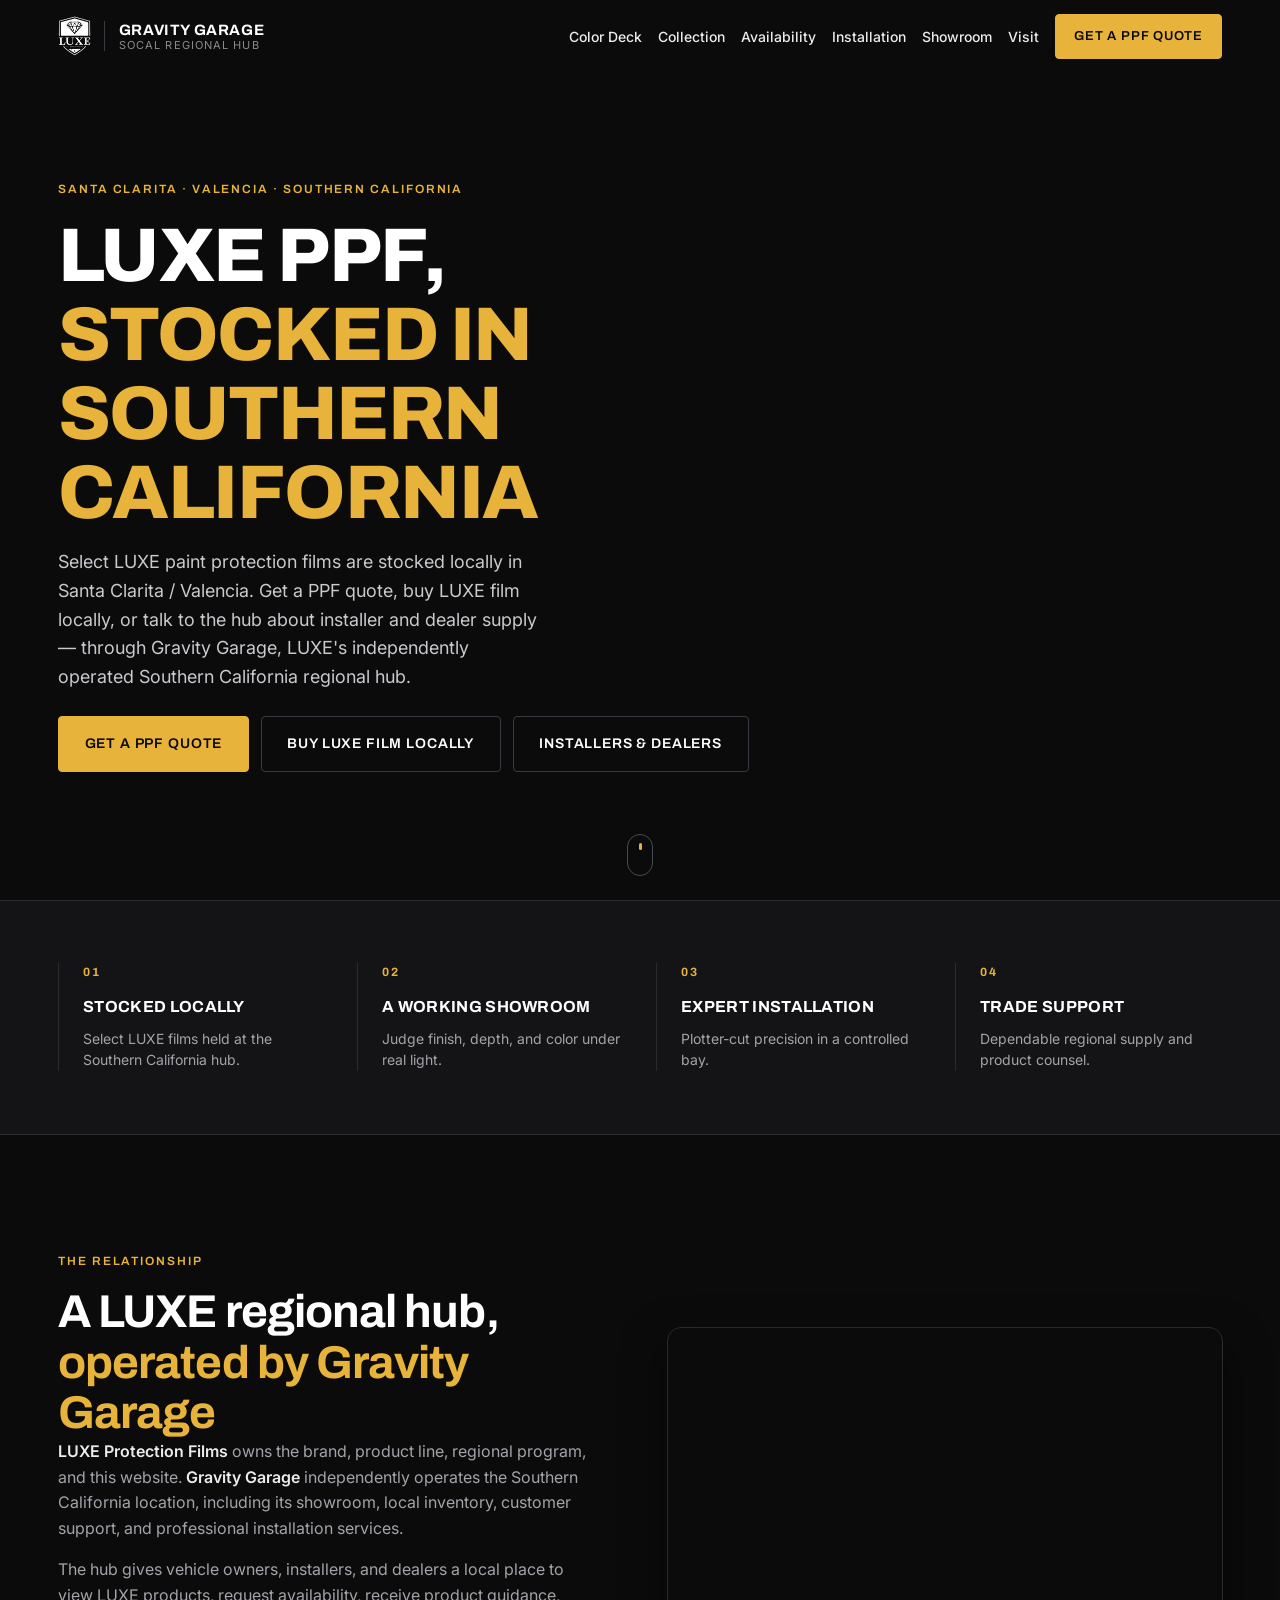
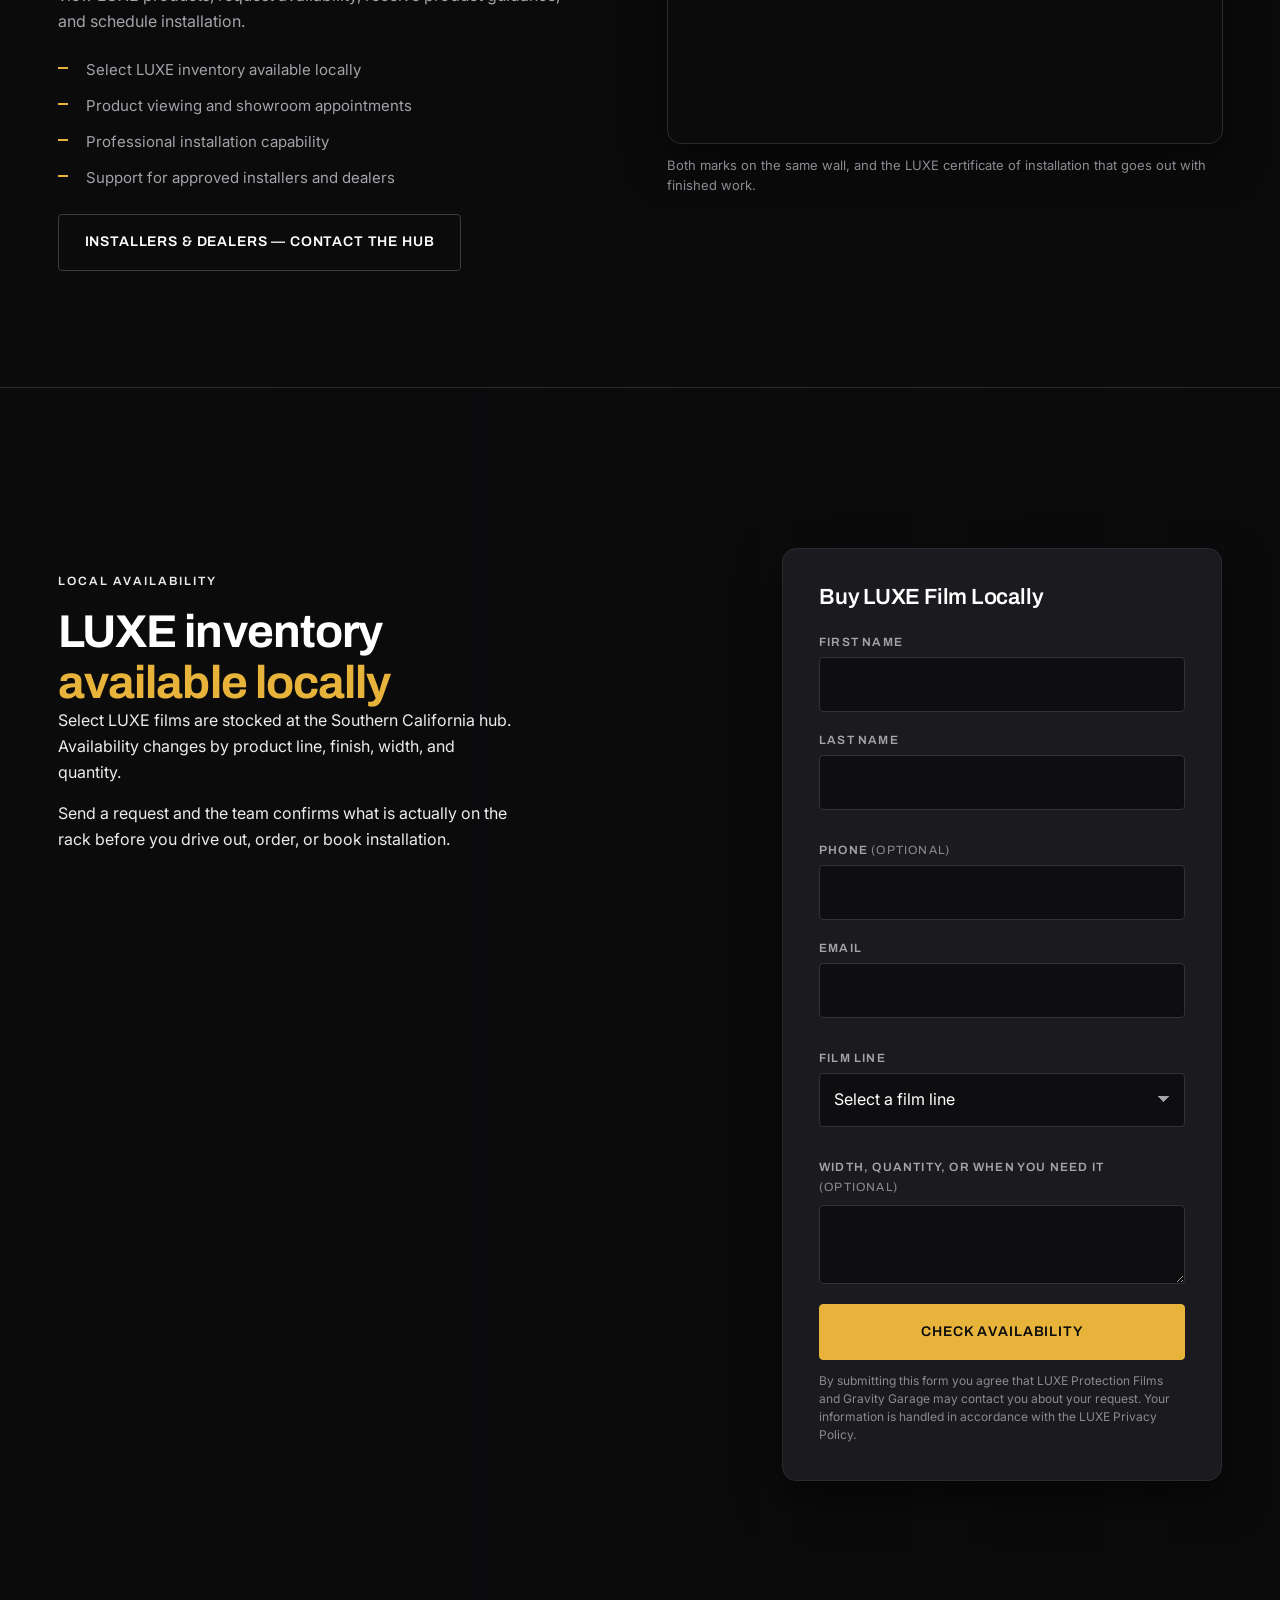
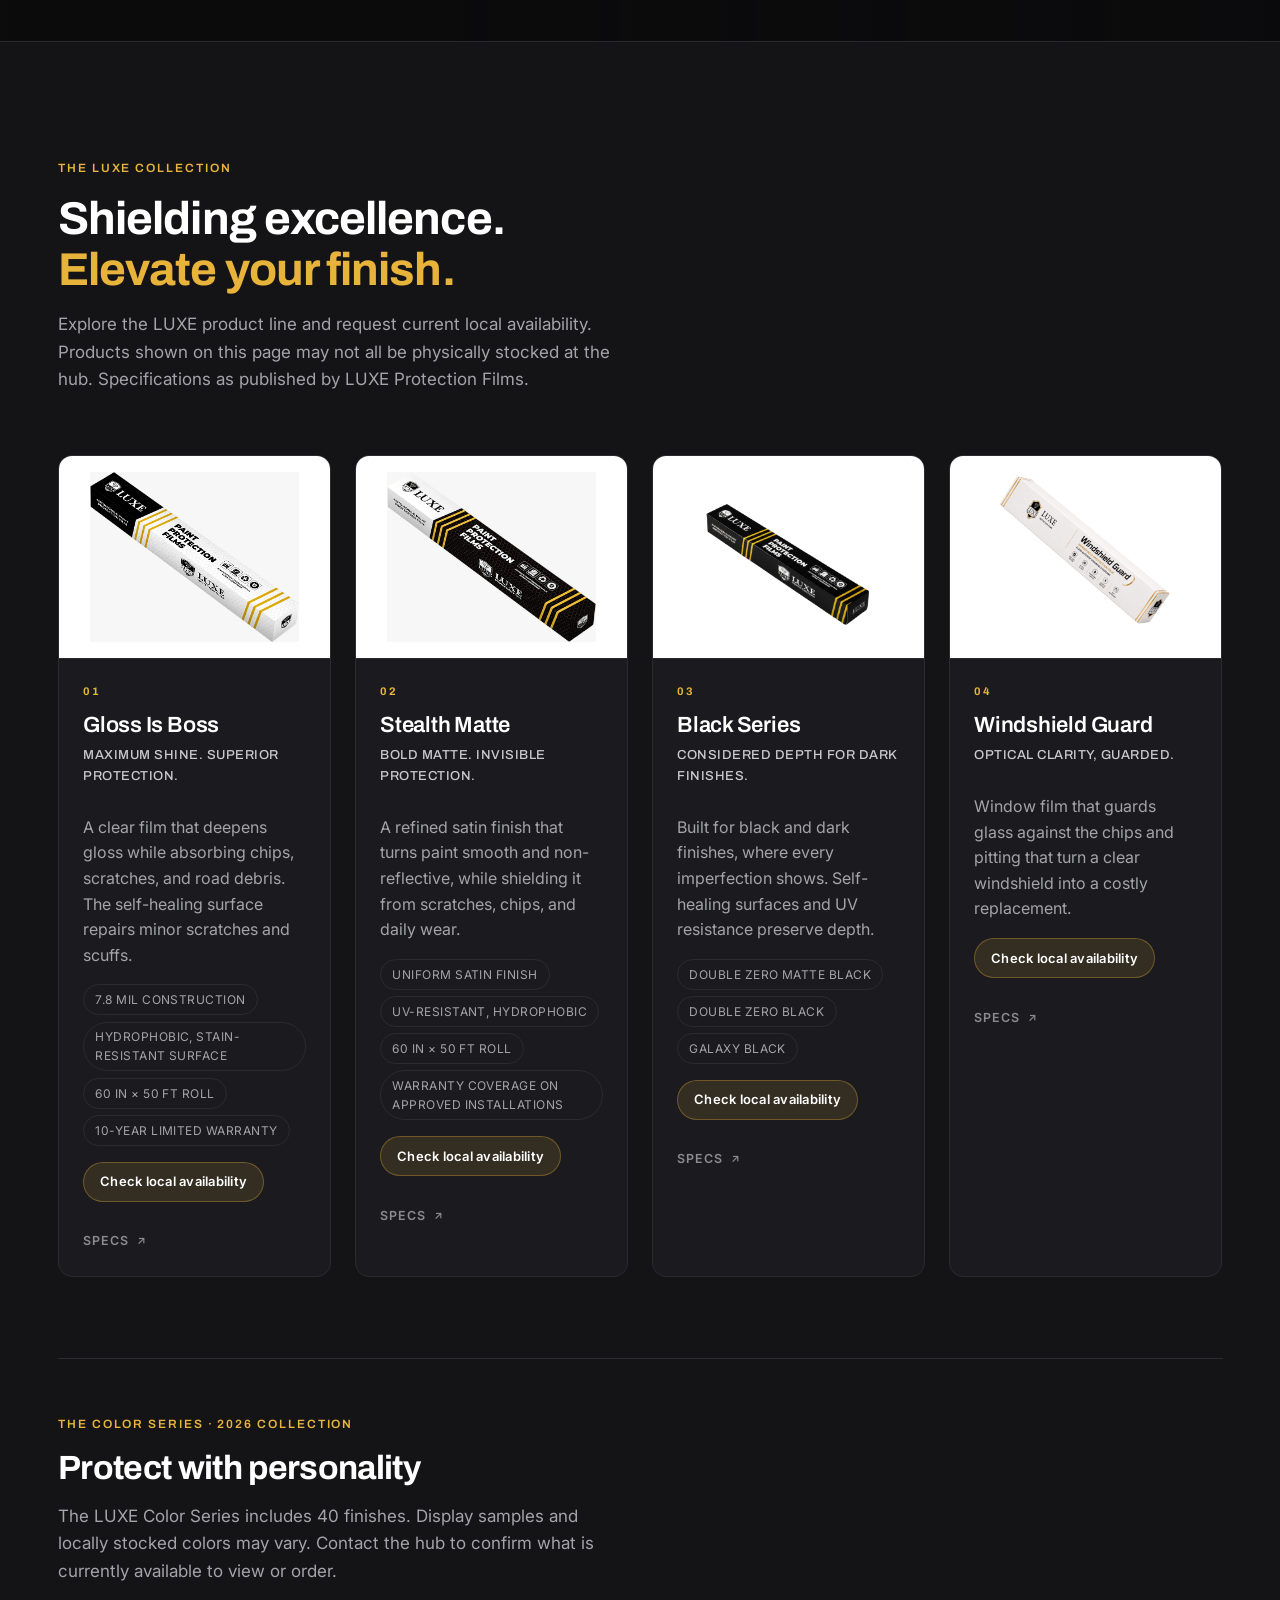
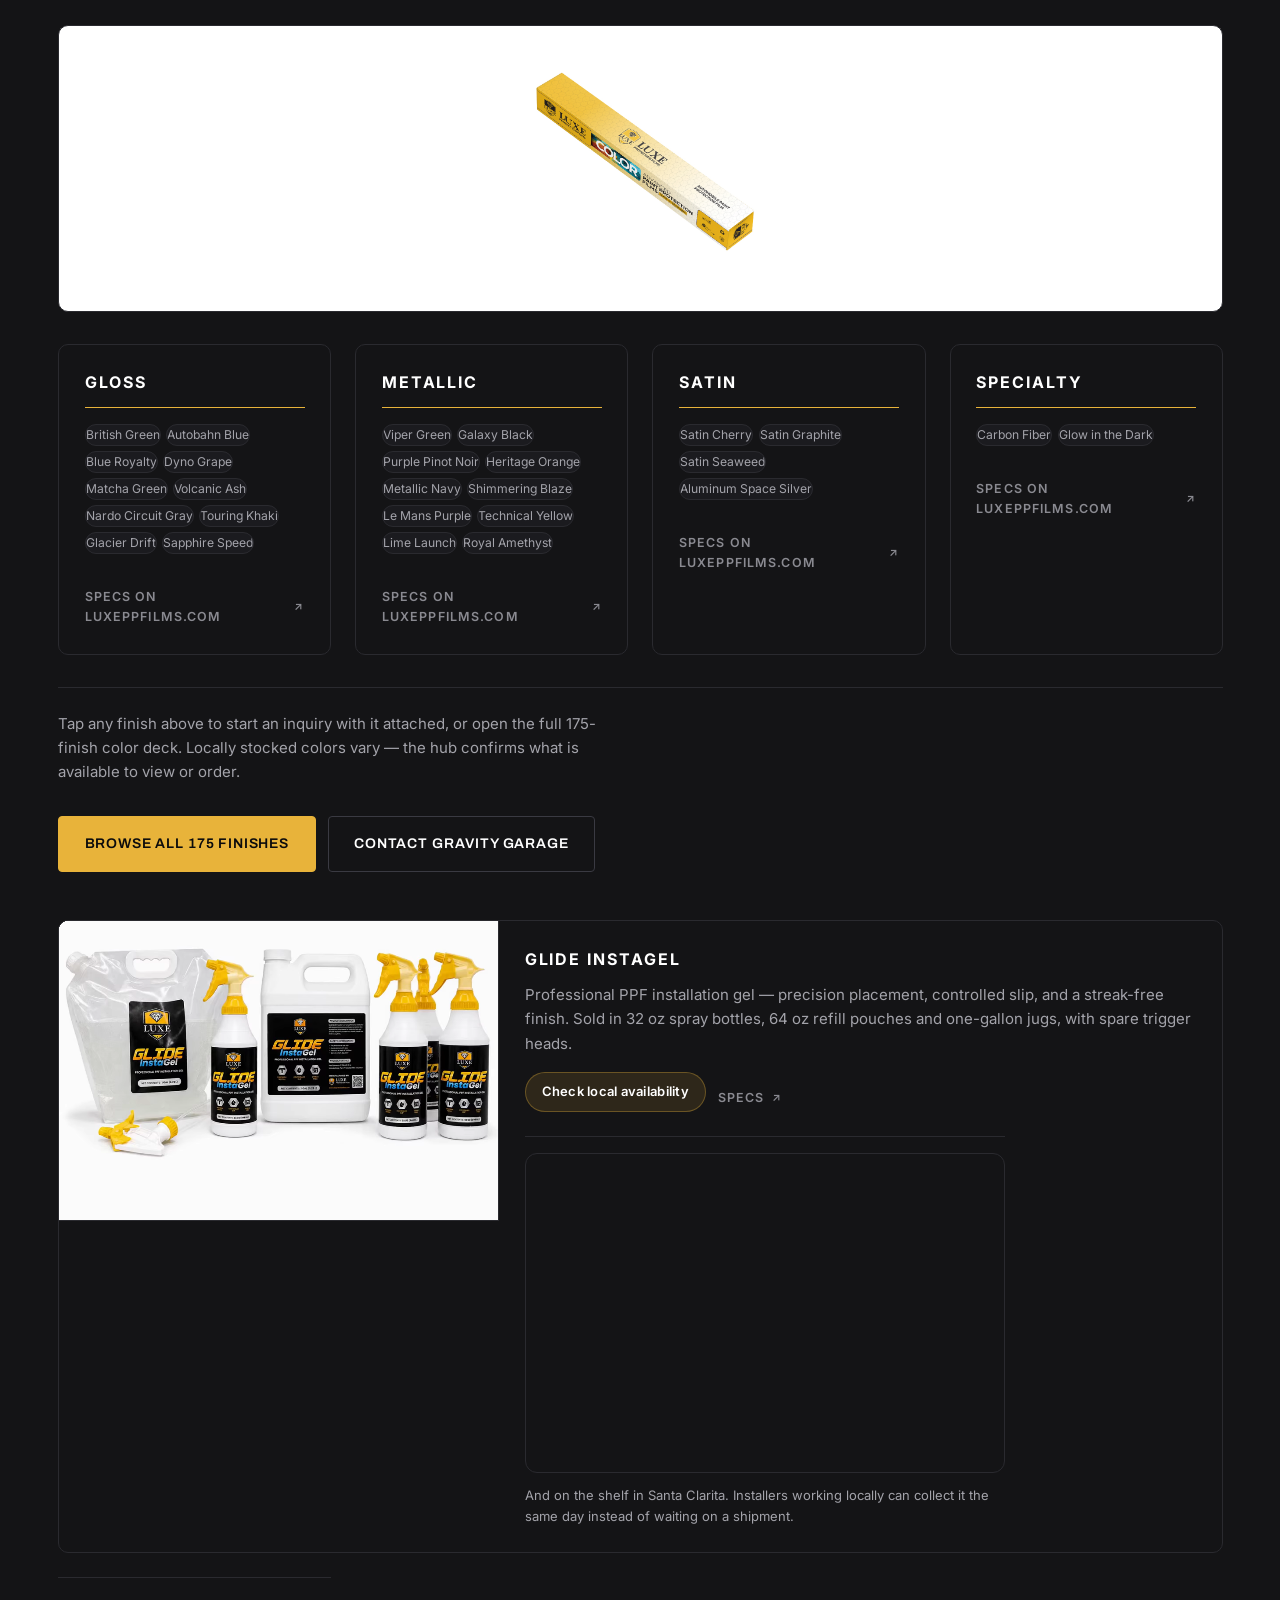
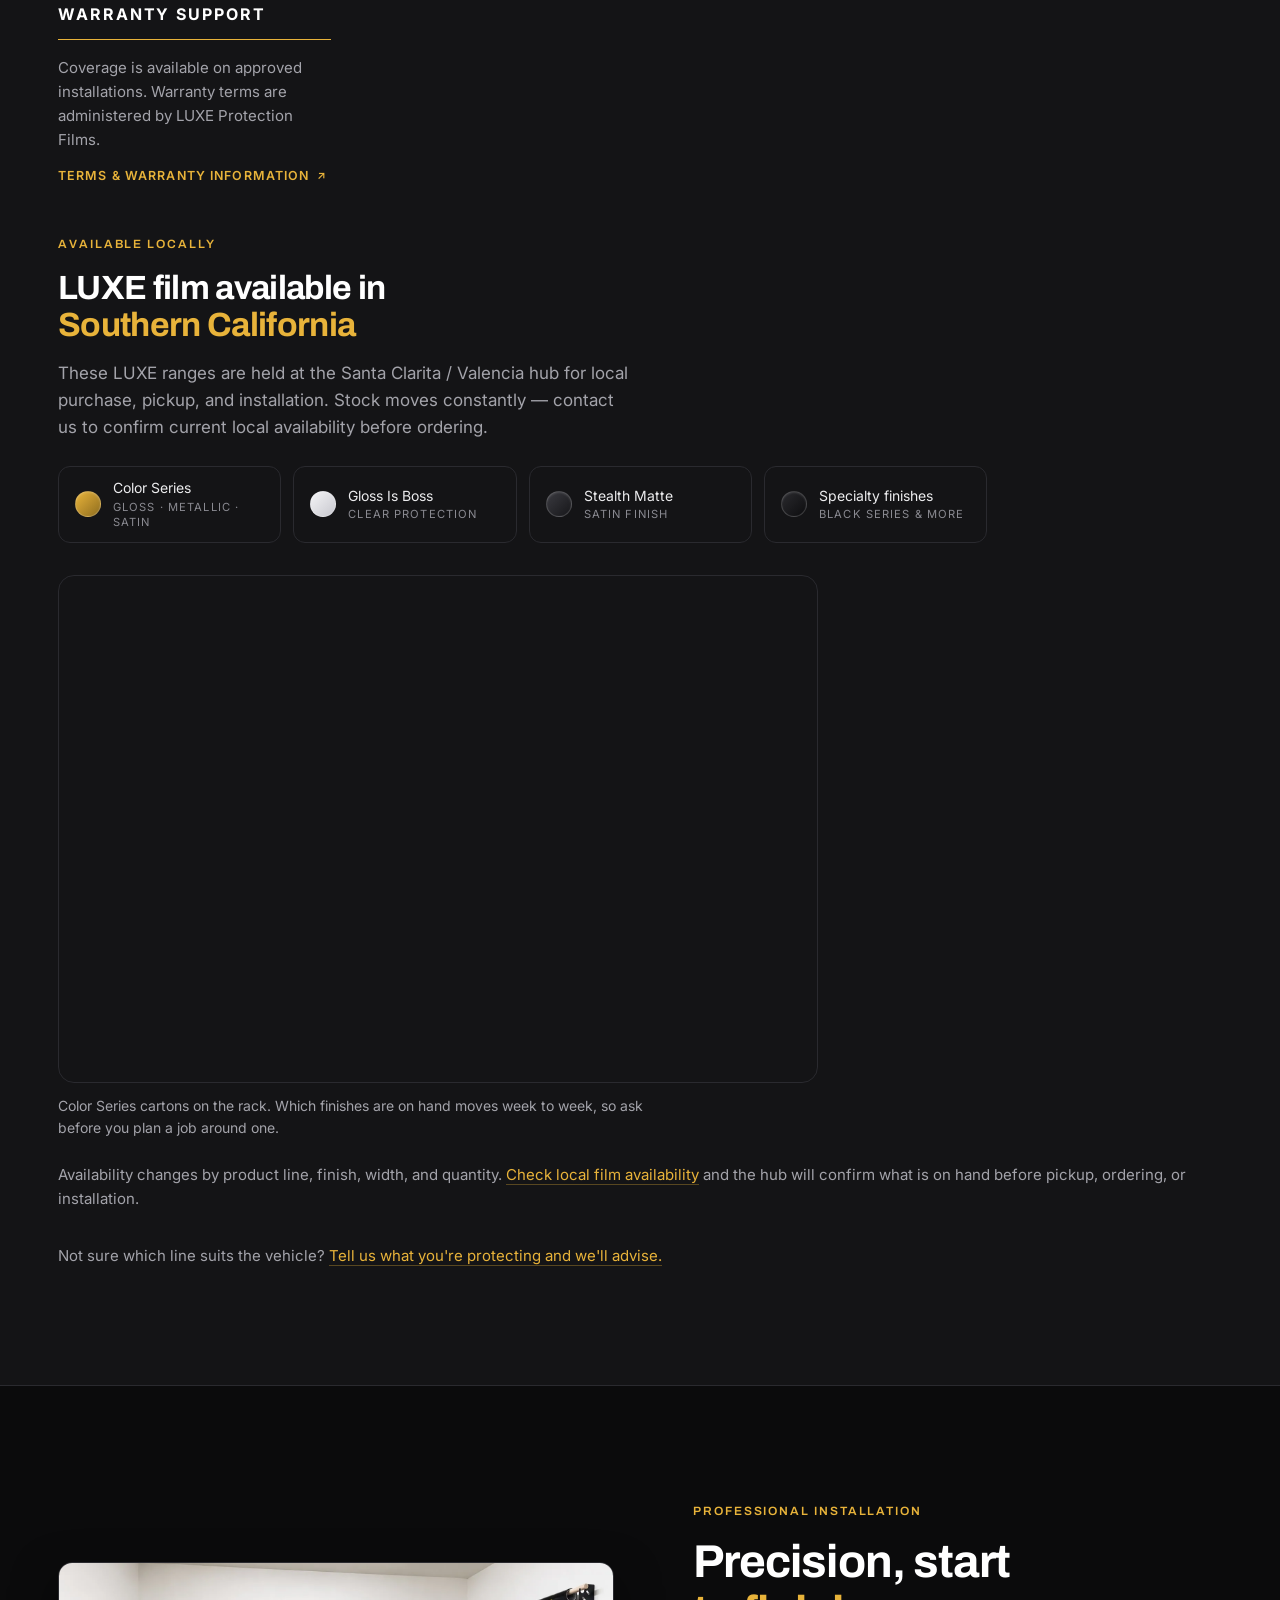
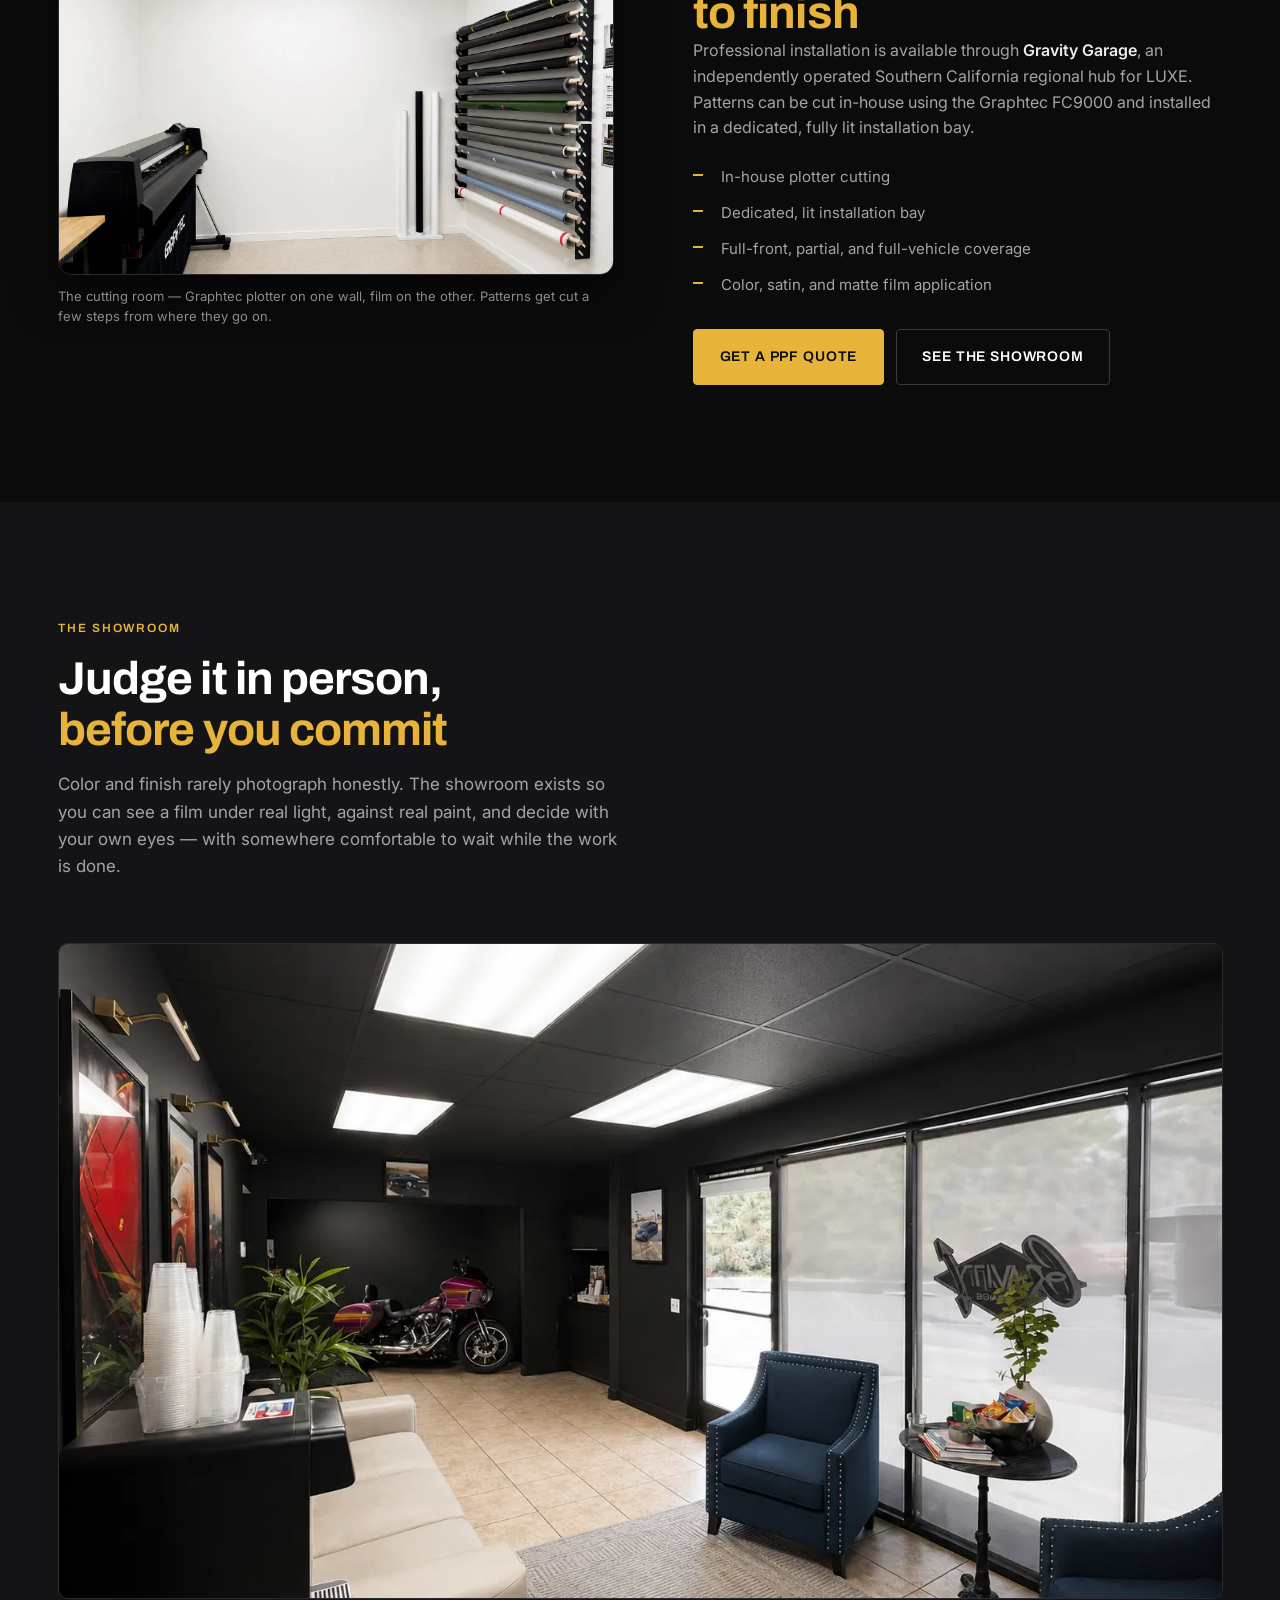
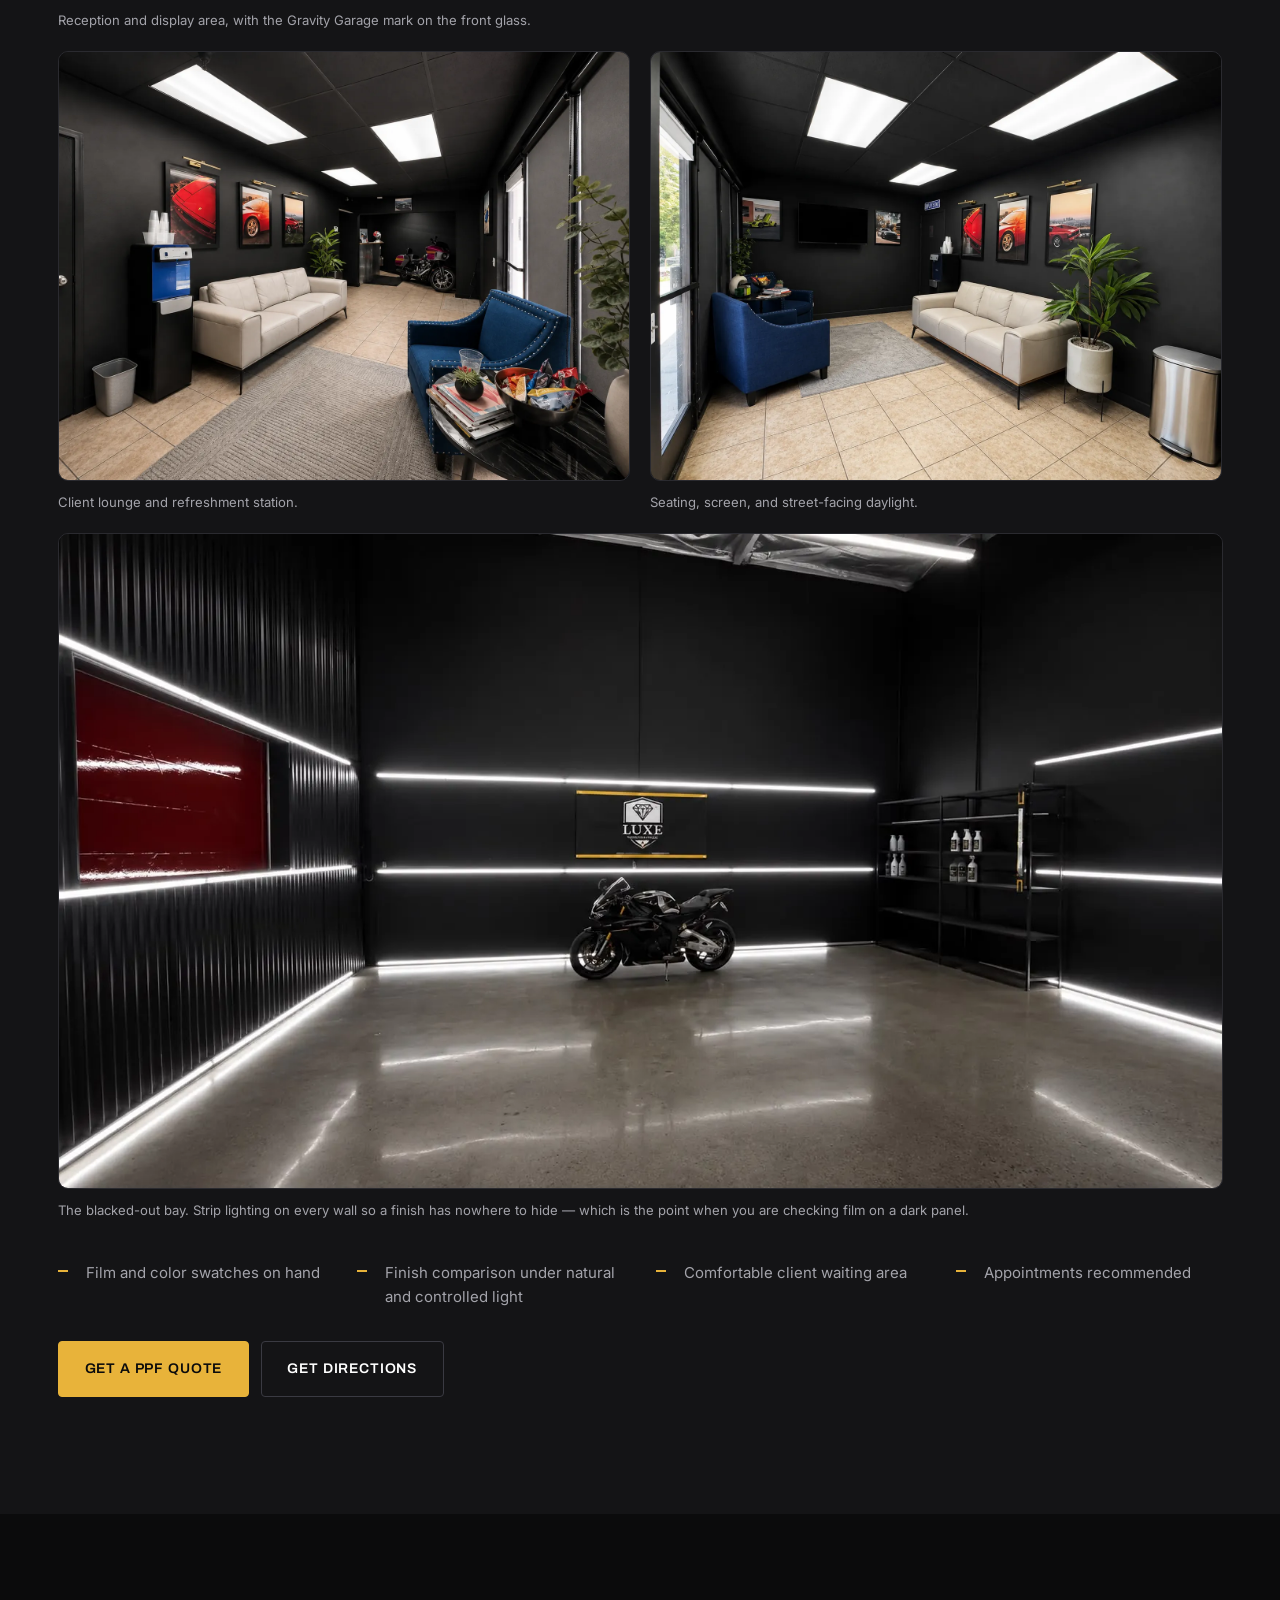
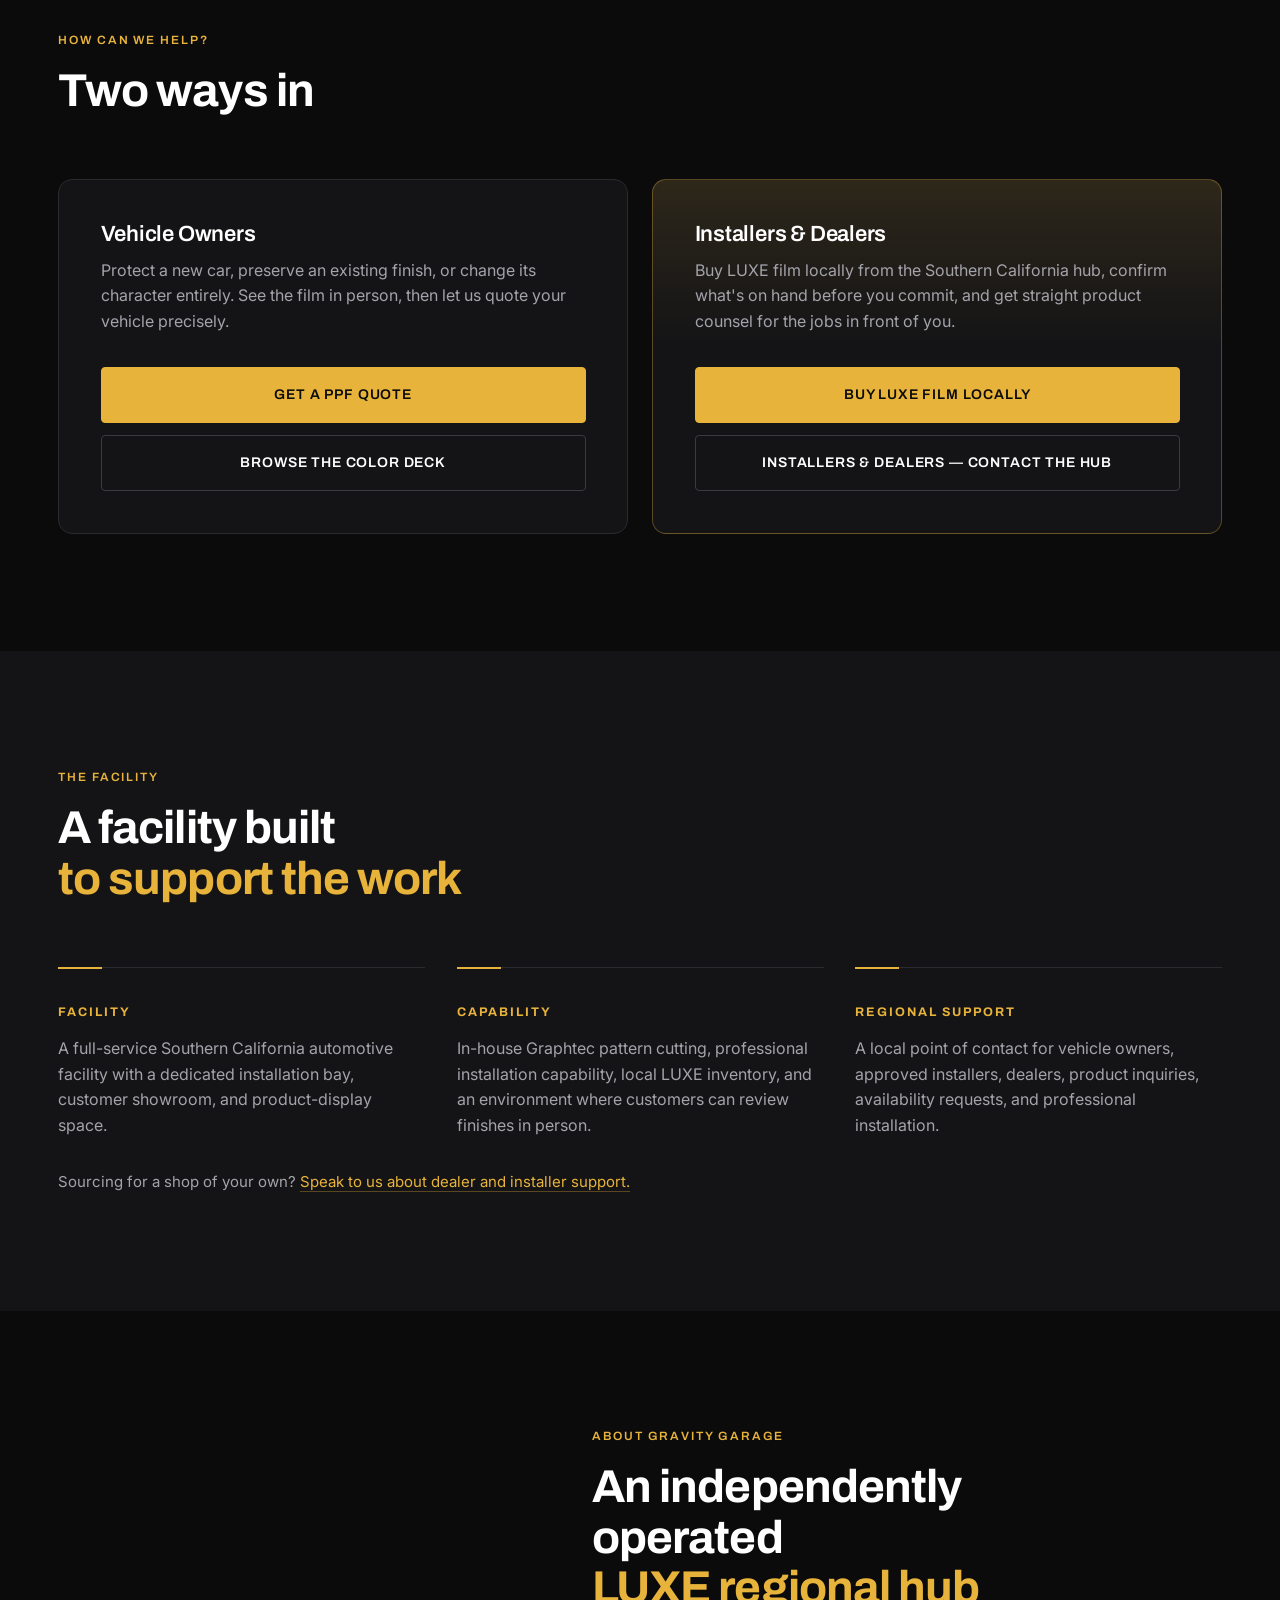
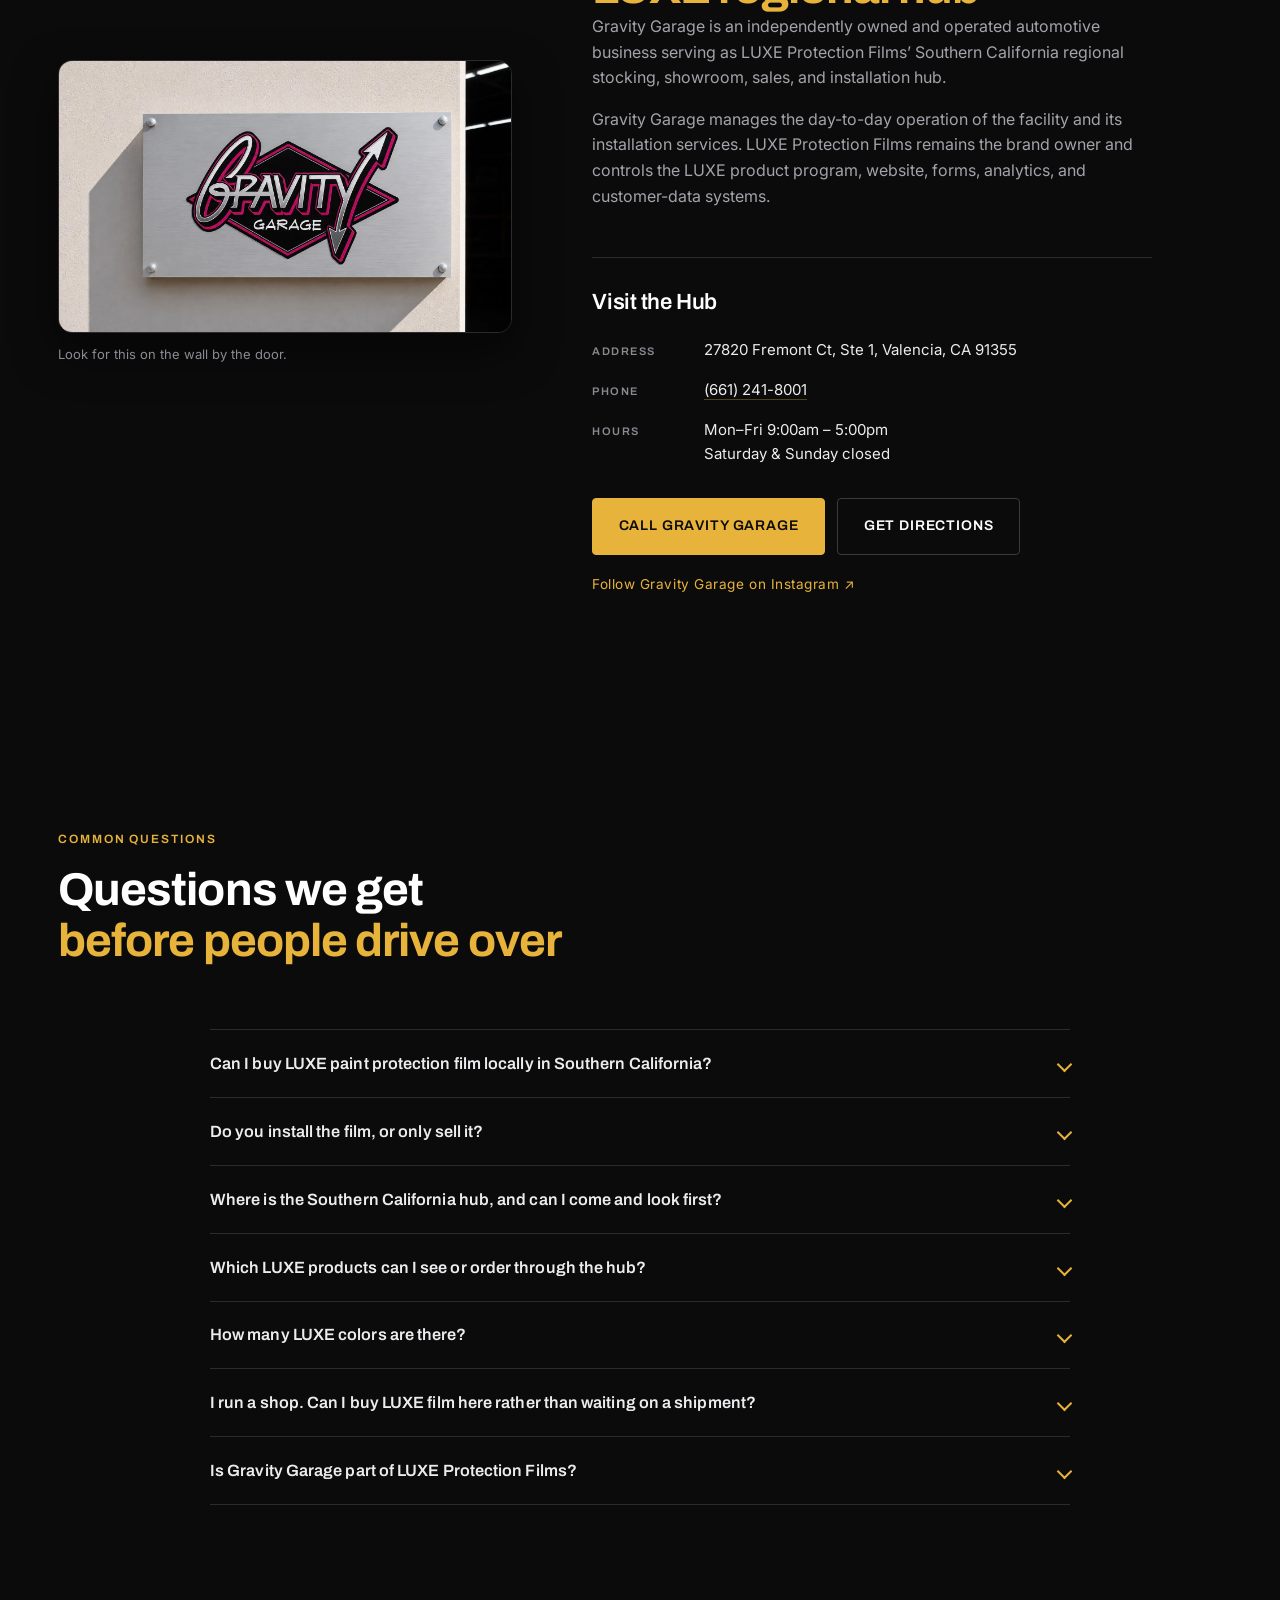
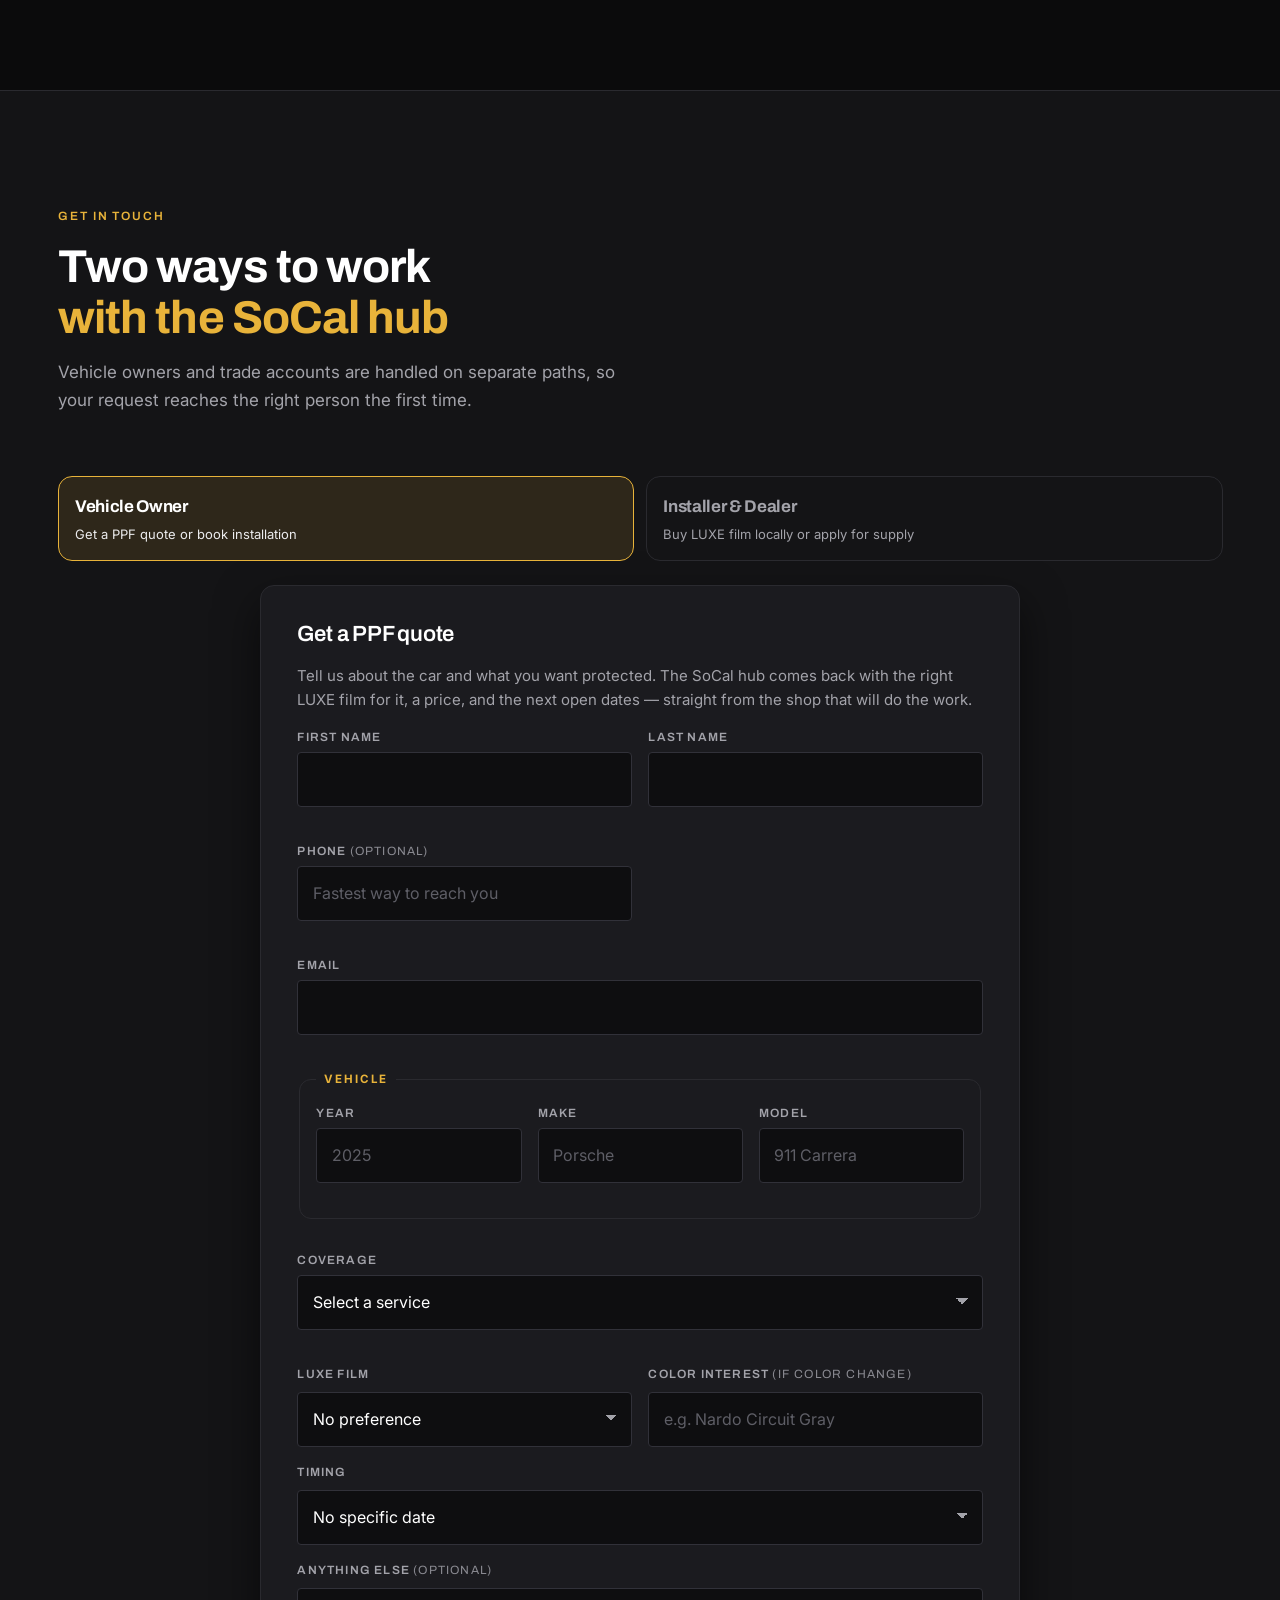
<file: index.html>
<!DOCTYPE html>
<html lang="en" class="no-js">
<head>
<meta charset="utf-8">
<meta name="viewport" content="width=device-width, initial-scale=1, viewport-fit=cover">
<title>LUXE PPF Santa Clarita &amp; Valencia | Gravity Garage SoCal Hub</title>
<meta name="description" content="LUXE paint protection film stocked in Santa Clarita / Valencia. Buy locally, book professional PPF installation, or ask about dealer supply.">
<meta name="theme-color" content="#0B0B0C">
<link rel="canonical" href="https://gravitygarage.luxeprotectionfilms.com/">

<!--
  ============================================================
  REPLACE BEFORE LAUNCH — see README.md
  All business details live in ONE place: assets/js/site-config.js
  Placeholders below are visible fallbacks and will be overwritten.
  ============================================================
-->

<meta property="og:type" content="website">
<meta property="og:site_name" content="LUXE Protection Films — Southern California Hub">
<meta property="og:title" content="LUXE PPF Southern California — Santa Clarita &amp; Valencia Regional Hub">
<meta property="og:description" content="LUXE paint protection film stocked locally in Santa Clarita / Valencia. Color PPF, professional installation, and installer &amp; dealer supply for Southern California.">
<meta property="og:url" content="https://gravitygarage.luxeprotectionfilms.com/">
<meta property="og:image" content="https://gravitygarage.luxeprotectionfilms.com/assets/images/social/og-luxe-gravity-hub.jpg">
<meta property="og:image:width" content="1200">
<meta property="og:image:height" content="630">
<meta name="twitter:card" content="summary_large_image">
<meta name="twitter:title" content="LUXE PPF Southern California — Santa Clarita &amp; Valencia Regional Hub">
<meta name="twitter:description" content="LUXE paint protection film stocked locally in Santa Clarita / Valencia. Color PPF, professional installation, installer &amp; dealer supply.">
<meta name="twitter:image" content="https://gravitygarage.luxeprotectionfilms.com/assets/images/social/og-luxe-gravity-hub.jpg">

<!-- Geographic signals for local search -->
<meta name="geo.region" content="US-CA">
<meta name="geo.placename" content="Santa Clarita, Valencia, California">
<meta name="geo.position" content="34.4139;-118.5570">
<meta name="ICBM" content="34.4139, -118.5570">

<link rel="icon" href="assets/brand/icon-32.png" sizes="32x32">
<link rel="apple-touch-icon" href="assets/brand/icon-180.png">
<link rel="manifest" href="site.webmanifest">

<link rel="preconnect" href="https://fonts.googleapis.com">
<link rel="preconnect" href="https://fonts.gstatic.com" crossorigin>
<link rel="preload" as="image" href="assets/images/gravity-luxe-installation-bay.jpg" media="(min-width: 721px)">
<link rel="preload" as="image" href="assets/images/gravity-luxe-installation-bay-mob.jpg" media="(max-width: 720px)">
<link href="https://fonts.googleapis.com/css2?family=Archivo:wght@500;600;700;800&family=Inter:wght@400;500;600&display=swap" rel="stylesheet">

<link rel="stylesheet" href="assets/css/reset.css">
<link rel="stylesheet" href="assets/css/tokens.css">
<link rel="stylesheet" href="assets/css/main.css">
<!-- GENERATED:faq-schema — built by tools/build-faq.py, do not hand-edit -->
<script type="application/ld+json">
{
  "@context": "https://schema.org",
  "@type": "FAQPage",
  "@id": "https://gravitygarage.luxeprotectionfilms.com/#faq",
  "isPartOf": {
    "@id": "https://gravitygarage.luxeprotectionfilms.com/#website"
  },
  "mainEntity": [
    {
      "@type": "Question",
      "name": "Can I buy LUXE paint protection film locally in Southern California?",
      "acceptedAnswer": {
        "@type": "Answer",
        "text": "Yes. Select LUXE films are held at the Santa Clarita / Valencia hub for local purchase, pickup, and installation, rather than shipped in for each job. Availability changes by product line, finish, width, and quantity, so the hub confirms what is on hand before pickup, ordering, or installation. Request current availability ."
      }
    },
    {
      "@type": "Question",
      "name": "Do you install the film, or only sell it?",
      "acceptedAnswer": {
        "@type": "Answer",
        "text": "Both. The facility has a dedicated, fully lit installation bay, and patterns are cut in-house on a Graphtec FC9000 a few steps from where they go on the car. You can also buy film to take away. Request an installation quote ."
      }
    },
    {
      "@type": "Question",
      "name": "Where is the Southern California hub, and can I come and look first?",
      "acceptedAnswer": {
        "@type": "Answer",
        "text": "27820 Fremont Ct, Ste 1, Valencia, CA 91355. Yes — that is largely what the showroom is for. Color and finish rarely photograph honestly, so the display space lets you see a film under real light, against real paint, and decide with your own eyes. Request a showroom visit ."
      }
    },
    {
      "@type": "Question",
      "name": "Which LUXE products can I see or order through the hub?",
      "acceptedAnswer": {
        "@type": "Answer",
        "text": "The LUXE range covered here includes Gloss Is Boss, Stealth Matte, Black Series, Windshield Guard, the Color Series, and Glide InstaGel installation gel. Products shown on this site may not all be physically stocked at the hub at any given moment — ask before you plan a job around one."
      }
    },
    {
      "@type": "Question",
      "name": "How many LUXE colors are there?",
      "acceptedAnswer": {
        "@type": "Answer",
        "text": "The full LUXE TPU Color PPF deck runs to 175 finishes across Gloss, Metallic, Satin & Matte, Liquid Metal, Specialty and Glow. The Color Series line itself comprises 40 finishes. Locally stocked colors vary, and display samples are not a guarantee of stock. Browse all 175 finishes ."
      }
    },
    {
      "@type": "Question",
      "name": "I run a shop. Can I buy LUXE film here rather than waiting on a shipment?",
      "acceptedAnswer": {
        "@type": "Answer",
        "text": "That is one of the reasons the hub exists. It is a local point of contact for approved installers, dealers, product inquiries, availability requests, and supply. Installers working locally can collect stocked items the same day instead of waiting on a delivery. Trade inquiries are handled on a separate path from retail ones, so they reach the right person first time. Contact the hub about supply ."
      }
    },
    {
      "@type": "Question",
      "name": "Is Gravity Garage part of LUXE Protection Films?",
      "acceptedAnswer": {
        "@type": "Answer",
        "text": "No. They are two separate companies. Gravity Garage is an independently owned and operated automotive business acting as LUXE's Southern California regional stocking, showroom, sales, and installation hub, and it manages the day-to-day running of the facility and its installation work. LUXE Protection Films remains the brand owner and controls the LUXE product program, this website, its forms, analytics, and customer-data systems. Nothing on this site creates a partnership, joint venture, franchise, or shared ownership between the two."
      }
    },
    {
      "@type": "Question",
      "name": "Is the installation covered by a warranty?",
      "acceptedAnswer": {
        "@type": "Answer",
        "text": "Coverage is available on approved installations. Warranty terms are administered by LUXE Protection Films, not by the hub — so ask the hub what applies to your film and your vehicle, and the terms come from LUXE. Terms & warranty information"
      }
    }
  ]
}
</script>
<!-- /GENERATED:faq-schema -->
</head>

<body>
<a class="skip-link" href="#main">Skip to main content</a>

<!-- ══════════ HEADER ══════════ -->
<header class="site-header" id="siteHeader">
  <div class="wrap header__inner">

    <a class="lockup" href="/" aria-label="LUXE Protection Films — Southern California Regional Hub, home">
      <img class="lockup__luxe" src="assets/brand/luxe-logo-white.png"
           srcset="assets/brand/luxe-logo-white.png 1x, assets/brand/luxe-logo-white@2x.png 2x"
           width="261" height="316" alt="LUXE Protection Films">
      <span class="lockup__rule" aria-hidden="true"></span>
      <span class="lockup__gg">
        <span class="lockup__gg-name">Gravity Garage</span>
        <span class="lockup__gg-sub">SoCal Regional Hub</span>
      </span>
    </a>

    <nav class="nav" id="nav" aria-label="Primary">
      <ul class="nav__list">
        <li><a href="color-deck/">Color Deck</a></li>
        <li><a href="#films">Collection</a></li>
        <li><a href="#inventory">Availability</a></li>
        <li><a href="#installation">Installation</a></li>
        <li><a href="#showroom">Showroom</a></li>
        <li><a href="#visit">Visit</a></li>
      </ul>
      <a class="btn btn--gold btn--sm nav__cta" href="#contact" data-cta="quote">Get a PPF Quote</a>
    </nav>

    <button class="nav-toggle" id="navToggle" aria-expanded="false" aria-controls="nav" aria-label="Open menu">
      <span class="nav-toggle__bar"></span>
      <span class="nav-toggle__bar"></span>
      <span class="nav-toggle__bar"></span>
    </button>

  </div>
</header>

<main id="main">

  <!-- ══════════ 01 · HERO ══════════ -->
  <section class="hero" aria-labelledby="heroTitle">
    <picture class="hero__media">
      <source media="(max-width: 720px)" type="image/webp" srcset="assets/images/gravity-luxe-installation-bay-mob.webp">
      <source media="(max-width: 720px)" srcset="assets/images/gravity-luxe-installation-bay-mob.jpg">
      <source type="image/webp" srcset="assets/images/gravity-luxe-installation-bay.webp">
      <img src="assets/images/gravity-luxe-installation-bay.jpg" width="1568" height="756" fetchpriority="high" decoding="async"
           alt="The Gravity Garage installation bay in Southern California: a blacked-out bay lined with continuous LED strip lighting, a LUXE Protection Films banner mounted on the far wall, a film prep table along the left side and a stocked tool rack to the right.">
    </picture>
    <div class="hero__scrim" aria-hidden="true"></div>

    <div class="wrap hero__content">
      <p class="eyebrow reveal">Santa Clarita · Valencia · Southern California</p>
      <h1 class="hero__title reveal" id="heroTitle">
        LUXE PPF,<br><em>stocked in Southern California</em>
      </h1>
      <p class="hero__lede reveal">
        Select LUXE paint protection films are stocked locally in Santa Clarita / Valencia.
        Get a PPF quote, buy LUXE film locally, or talk to the hub about installer and
        dealer supply — through Gravity&nbsp;Garage, LUXE's independently operated
        Southern California regional hub.
      </p>
      <div class="hero__actions hero__actions--three reveal">
        <a class="btn btn--gold" href="#contact" data-cta="quote">Get a PPF Quote</a>
        <a class="btn btn--ghost" href="#availability" data-cta="stock">Buy LUXE Film Locally</a>
        <a class="btn btn--ghost" href="#contact" data-cta="trade">Installers &amp; Dealers</a>
      </div>
    </div>

    <a class="hero__scroll" href="#credentials" aria-label="Scroll to content"><span></span></a>
  </section>

  <!-- ══════════ 02 · CREDENTIAL STRIP ══════════ -->
  <section class="credentials" id="credentials" aria-label="What this location offers">
    <div class="wrap credentials__grid">
      <div class="cred reveal"><span class="cred__n">01</span><h2 class="cred__t">Stocked Locally</h2><p>Select LUXE films held at the Southern California hub.</p></div>
      <div class="cred reveal"><span class="cred__n">02</span><h2 class="cred__t">A Working Showroom</h2><p>Judge finish, depth, and color under real light.</p></div>
      <div class="cred reveal"><span class="cred__n">03</span><h2 class="cred__t">Expert Installation</h2><p>Plotter-cut precision in a controlled bay.</p></div>
      <div class="cred reveal"><span class="cred__n">04</span><h2 class="cred__t">Trade Support</h2><p>Dependable regional supply and product counsel.</p></div>
    </div>
  </section>

  <!-- ══════════ 03 · THE REGIONAL HUB ══════════ -->
  <section class="section split" id="hub" aria-labelledby="hubTitle">
    <div class="wrap split__grid">
      <div class="split__text reveal">
        <p class="eyebrow">The Relationship</p>
        <h2 class="h2" id="hubTitle">A LUXE regional hub,<br><em>operated by Gravity Garage</em></h2>
        <p><strong>LUXE Protection Films</strong> owns the brand, product line, regional program, and this website. <strong>Gravity Garage</strong> independently operates the Southern California location, including its showroom, local inventory, customer support, and professional installation services.</p>
        <p>The hub gives vehicle owners, installers, and dealers a local place to view LUXE products, request availability, receive product guidance, and schedule installation.</p>
        <ul class="ticks">
          <li>Select LUXE inventory available locally</li>
          <li>Product viewing and showroom appointments</li>
          <li>Professional installation capability</li>
          <li>Support for approved installers and dealers</li>
        </ul>
        <a class="btn btn--ghost" href="#contact" data-cta="trade">Installers &amp; Dealers — Contact the Hub</a>
      </div>

      <figure class="split__media reveal">
        <picture>
          <source media="(max-width: 720px)" type="image/webp" srcset="assets/images/luxe-gravity-brand-wall-mob.webp">
          <source media="(max-width: 720px)" srcset="assets/images/luxe-gravity-brand-wall-mob.jpg">
          <source type="image/webp" srcset="assets/images/luxe-gravity-brand-wall.webp">
          <img class="obj obj--hub" src="assets/images/luxe-gravity-brand-wall.jpg" width="1448" height="1086" loading="lazy" decoding="async"
               alt="Inside Gravity Garage: a LUXE Protection Films banner mounted above a workbench, the Gravity Garage sign on the wall beside it, and a LUXE certificate of installation, branded clipboard and plaque on the bench below.">
        </picture>
        <figcaption>Both marks on the same wall, and the LUXE certificate of installation that goes out with finished work.</figcaption>
      </figure>
    </div>
  </section>

  <!-- ══════════ 04 · LOCALLY STOCKED ══════════ -->
  <section class="section stock" id="inventory" aria-labelledby="stockTitle">
    <div class="stock__media">
      <picture>
        <source media="(max-width: 720px)" type="image/webp" srcset="assets/images/luxe-southern-california-inventory-mob.webp">
        <source media="(max-width: 720px)" srcset="assets/images/luxe-southern-california-inventory-mob.jpg">
        <source type="image/webp" srcset="assets/images/luxe-southern-california-inventory.webp">
        <img class="obj obj--stock" src="assets/images/luxe-southern-california-inventory.jpg" width="1568" height="756" loading="lazy" decoding="async"
             alt="Rolls of LUXE Protection Films paint protection film in branded boxes stacked across heavy black industrial racking inside the Gravity Garage stocking area.">
      </picture>
      <div class="stock__vignette" aria-hidden="true"></div>
    </div>

    <div class="wrap stock__panel">
      <div class="stock__copy reveal">
        <p class="eyebrow">Local Availability</p>
        <h2 class="h2" id="stockTitle">LUXE inventory<br><em>available locally</em></h2>
        <p>Select LUXE films are stocked at the Southern California hub. Availability changes by product line, finish, width, and quantity.</p>
        <p>Send a request and the team confirms what is actually on the rack before you drive out, order, or book installation.</p>
      </div>

      <div class="card form-card reveal" id="availability">
        <h3 class="h3">Buy LUXE Film Locally</h3>
        <!-- Field names are the shared LUXE handler's allowlist, not free choice.
             Anything not on that list is discarded server-side. Name and email
             are required; phone is offered, not demanded. -->
        <form class="form form--compact" id="availabilityForm" novalidate>
          <div class="grid-2">
            <div class="field">
              <label for="av-first">First name</label>
              <input id="av-first" name="first_name" type="text" autocomplete="given-name" required>
              <p class="err" id="av-first-err" role="alert" data-err-for="av-first"></p>
            </div>
            <div class="field">
              <label for="av-last">Last name</label>
              <input id="av-last" name="last_name" type="text" autocomplete="family-name" required>
              <p class="err" id="av-last-err" role="alert" data-err-for="av-last"></p>
            </div>
          </div>
          <div class="grid-2">
            <div class="field">
              <label for="av-phone">Phone <span class="opt">(optional)</span></label>
              <input id="av-phone" name="phone" type="tel" autocomplete="tel">
              <p class="err" id="av-phone-err" role="alert" data-err-for="av-phone"></p>
            </div>
            <div class="field">
              <label for="av-email">Email</label>
              <input id="av-email" name="email" type="email" autocomplete="email" required>
              <p class="err" id="av-email-err" role="alert" data-err-for="av-email"></p>
            </div>
          </div>
          <div class="field">
            <label for="av-film">Film line</label>
            <select id="av-film" name="film_interest" required>
              <option value="">Select a film line</option>
              <option>Gloss Is Boss</option>
              <option>Stealth Matte</option>
              <option>Black Series</option>
              <option>Windshield Guard</option>
              <option>Color Series — Gloss</option>
              <option>Color Series — Metallic</option>
              <option>Color Series — Satin</option>
              <option>Color Series — Specialty</option>
              <option>Glide InstaGel</option>
              <option>Not sure — need guidance</option>
            </select>
            <p class="err" id="av-film-err" role="alert" data-err-for="av-film"></p>
          </div>
          <div class="field">
            <label for="av-notes">Width, quantity, or when you need it <span class="opt">(optional)</span></label>
            <textarea id="av-notes" name="comments" rows="2"></textarea>
          </div>
          <div class="hp" aria-hidden="true"><label for="av-company">Company</label><input id="av-company" name="company" type="text" tabindex="-1" autocomplete="off"></div>
          <button class="btn btn--gold btn--full" type="submit">Check Availability</button>
          <div class="formstatus" id="avStatus" role="status" aria-live="polite">
            <span class="formstatus__ico" aria-hidden="true"></span>
            <span class="formstatus__body">
              <strong class="formstatus__t"></strong>
              <span class="formstatus__m"></span>
            </span>
          </div>
          <p class="form__fine">By submitting this form you agree that LUXE Protection Films and Gravity Garage may contact you about your request. Your information is handled in accordance with the <a data-site="privacy" href="https://luxeprotectionfilms.com/privacy-policy/" target="_blank" rel="noopener">LUXE Privacy Policy</a>.</p>
        </form>
      </div>
    </div>
  </section>

  <!-- ══════════ 05 · THE LUXE COLLECTION ══════════ -->
  <section class="section films" id="films" aria-labelledby="filmsTitle">
    <div class="wrap">
      <header class="section__head reveal">
        <p class="eyebrow">The LUXE Collection</p>
        <h2 class="h2" id="filmsTitle">Shielding excellence.<br><em>Elevate your finish.</em></h2>
        <p class="section__lede">Explore the LUXE product line and request current local availability. Products shown on this page may not all be physically stocked at the hub. Specifications as published by LUXE&nbsp;Protection&nbsp;Films.</p>
      </header>

      <div class="films__grid">

        <article class="film reveal">
          <div class="film__media film__media--pack"><img src="assets/images/products/luxe-gloss-is-boss.jpeg" width="737" height="601" loading="lazy" decoding="async" alt="LUXE Gloss Is Boss retail packaging: a white honeycomb-patterned box with gold chevron banding and a black end panel reading Automobile Paint Protection Film."></div>
          <div class="film__body">
            <span class="film__n">01</span>
            <h3 class="h3">Gloss Is Boss</h3>
            <p class="film__tag">Maximum shine. Superior protection.</p>
            <p>A clear film that deepens gloss while absorbing chips, scratches, and road debris. The self-healing surface repairs minor scratches and scuffs.</p>
            <ul class="spec">
              <li>7.8&nbsp;mil construction</li>
              <li>Hydrophobic, stain-resistant surface</li>
              <li>60&nbsp;in × 50&nbsp;ft roll</li>
              <li>10-year limited warranty</li>
            </ul>
            <div class="film__acts">
              <a class="film__cta" href="#availability" data-cta="stock">Check local availability</a>
              <a class="film__link film__link--out" href="https://www.luxeppfilms.com/collections/glossisboss" target="_blank" rel="noopener">Specs<span aria-hidden="true">↗</span></a>
            </div>
          </div>
        </article>

        <article class="film reveal">
          <div class="film__media film__media--pack"><img src="assets/images/products/luxe-stealth-matte.jpeg" width="745" height="606" loading="lazy" decoding="async" alt="LUXE Stealth Matte retail packaging: a black honeycomb-patterned box with gold chevron banding and a white end panel."></div>
          <div class="film__body">
            <span class="film__n">02</span>
            <h3 class="h3">Stealth Matte</h3>
            <p class="film__tag">Bold matte. Invisible protection.</p>
            <p>A refined satin finish that turns paint smooth and non-reflective, while shielding it from scratches, chips, and daily wear.</p>
            <ul class="spec">
              <li>Uniform satin finish</li>
              <li>UV-resistant, hydrophobic</li>
              <li>60&nbsp;in × 50&nbsp;ft roll</li>
              <li>Warranty coverage on approved installations</li>
            </ul>
            <div class="film__acts">
              <a class="film__cta" href="#availability" data-cta="stock">Check local availability</a>
              <a class="film__link film__link--out" href="https://www.luxeppfilms.com/collections/stealth-matte" target="_blank" rel="noopener">Specs<span aria-hidden="true">↗</span></a>
            </div>
          </div>
        </article>

        <article class="film reveal">
          <div class="film__media film__media--pack"><img src="assets/images/products/luxe-black-series.png" width="1080" height="1080" loading="lazy" decoding="async" alt="LUXE Black Series retail packaging: an all-black box with gold chevron banding and the LUXE Protection Films crest."></div>
          <div class="film__body">
            <span class="film__n">03</span>
            <h3 class="h3">Black Series</h3>
            <p class="film__tag">Considered depth for dark finishes.</p>
            <p>Built for black and dark finishes, where every imperfection shows. Self-healing surfaces and UV resistance preserve depth.</p>
            <ul class="spec">
              <li>Double Zero Matte Black</li>
              <li>Double Zero Black</li>
              <li>Galaxy Black</li>
            </ul>
            <div class="film__acts">
              <a class="film__cta" href="#availability" data-cta="stock">Check local availability</a>
              <a class="film__link film__link--out" href="https://www.luxeppfilms.com/collections/black-series-ppf" target="_blank" rel="noopener">Specs<span aria-hidden="true">↗</span></a>
            </div>
          </div>
        </article>

        <article class="film reveal">
          <div class="film__media film__media--pack"><img src="assets/images/products/luxe-windshield-guard.png" width="2048" height="2048" loading="lazy" decoding="async" alt="LUXE Windshield Guard retail packaging: a white box with gold foil edging, listing rock chip defense, optical clarity, hydrophobic surface, scratch resistance, and easy maintenance."></div>
          <div class="film__body">
            <span class="film__n">04</span>
            <h3 class="h3">Windshield Guard</h3>
            <p class="film__tag">Optical clarity, guarded.</p>
            <p>Window film that guards glass against the chips and pitting that turn a clear windshield into a costly replacement.</p>
            <div class="film__acts">
              <a class="film__cta" href="#availability" data-cta="stock">Check local availability</a>
              <a class="film__link film__link--out" href="https://www.luxeppfilms.com/collections/luxe-windshield-guard" target="_blank" rel="noopener">Specs<span aria-hidden="true">↗</span></a>
            </div>
          </div>
        </article>

      </div>

      <!-- Color Series -->
      <div class="colorway reveal" id="color">
        <header class="colorway__head">
          <p class="eyebrow">The Color Series · 2026 Collection</p>
          <h3 class="h2 h2--sm">Protect with personality</h3>
          <p class="section__lede">The LUXE Color Series includes 40 finishes. Display samples and locally stocked colors may vary. Contact the hub to confirm what is currently available to view or order.</p>
        </header>

        <div class="colorway__pack reveal">
          <div class="packshot"><img src="assets/images/products/luxe-color-series.jpg" width="1024" height="845" loading="lazy" decoding="async" alt="LUXE Color Series retail packaging: a gold and white honeycomb-patterned box with a color spectrum panel reading COLOR Advanced Paint Protection Films."></div>
        </div>

        <div class="colorway__grid">
          <div class="cway">
            <h4 class="cway__t">Gloss</h4>
            <ul class="chips">
              <li><button type="button" class="chip" data-color="British Green">British Green</button></li><li><button type="button" class="chip" data-color="Autobahn Blue">Autobahn Blue</button></li><li><button type="button" class="chip" data-color="Blue Royalty">Blue Royalty</button></li><li><button type="button" class="chip" data-color="Dyno Grape">Dyno Grape</button></li>
              <li><button type="button" class="chip" data-color="Matcha Green">Matcha Green</button></li><li><button type="button" class="chip" data-color="Volcanic Ash">Volcanic Ash</button></li><li><button type="button" class="chip" data-color="Nardo Circuit Gray">Nardo Circuit Gray</button></li><li><button type="button" class="chip" data-color="Touring Khaki">Touring Khaki</button></li>
              <li><button type="button" class="chip" data-color="Glacier Drift">Glacier Drift</button></li><li><button type="button" class="chip" data-color="Sapphire Speed">Sapphire Speed</button></li>
            </ul>
            <a class="film__link film__link--out" href="https://www.luxeppfilms.com/collections/color-series-gloss" target="_blank" rel="noopener">Specs on luxeppfilms.com<span aria-hidden="true">↗</span></a>
          </div>
          <div class="cway">
            <h4 class="cway__t">Metallic</h4>
            <ul class="chips">
              <li><button type="button" class="chip" data-color="Viper Green">Viper Green</button></li><li><button type="button" class="chip" data-color="Galaxy Black">Galaxy Black</button></li><li><button type="button" class="chip" data-color="Purple Pinot Noir">Purple Pinot Noir</button></li><li><button type="button" class="chip" data-color="Heritage Orange">Heritage Orange</button></li>
              <li><button type="button" class="chip" data-color="Metallic Navy">Metallic Navy</button></li><li><button type="button" class="chip" data-color="Shimmering Blaze">Shimmering Blaze</button></li><li><button type="button" class="chip" data-color="Le Mans Purple">Le Mans Purple</button></li><li><button type="button" class="chip" data-color="Technical Yellow">Technical Yellow</button></li>
              <li><button type="button" class="chip" data-color="Lime Launch">Lime Launch</button></li><li><button type="button" class="chip" data-color="Royal Amethyst">Royal Amethyst</button></li>
            </ul>
            <a class="film__link film__link--out" href="https://www.luxeppfilms.com/collections/color-series-metallic" target="_blank" rel="noopener">Specs on luxeppfilms.com<span aria-hidden="true">↗</span></a>
          </div>
          <div class="cway">
            <h4 class="cway__t">Satin</h4>
            <ul class="chips">
              <li><button type="button" class="chip" data-color="Satin Cherry">Satin Cherry</button></li><li><button type="button" class="chip" data-color="Satin Graphite">Satin Graphite</button></li><li><button type="button" class="chip" data-color="Satin Seaweed">Satin Seaweed</button></li><li><button type="button" class="chip" data-color="Aluminum Space Silver">Aluminum Space Silver</button></li>
            </ul>
            <a class="film__link film__link--out" href="https://www.luxeppfilms.com/collections/color-series-satin" target="_blank" rel="noopener">Specs on luxeppfilms.com<span aria-hidden="true">↗</span></a>
          </div>
          <div class="cway">
            <h4 class="cway__t">Specialty</h4>
            <ul class="chips">
              <li><button type="button" class="chip" data-color="Carbon Fiber">Carbon Fiber</button></li><li><button type="button" class="chip" data-color="Glow in the Dark">Glow in the Dark</button></li>
            </ul>
            <a class="film__link film__link--out" href="https://www.luxeppfilms.com/collections/color-series-specialty" target="_blank" rel="noopener">Specs on luxeppfilms.com<span aria-hidden="true">↗</span></a>
          </div>
        </div>

        <div class="deck__cta">
          <p class="deck__note">Tap any finish above to start an inquiry with it attached, or open the full 175-finish color deck. Locally stocked colors vary — the hub confirms what is available to view or order.</p>
          <div class="btn-row">
            <a class="btn btn--gold" href="color-deck/">Browse All 175 Finishes</a>
            <a class="btn btn--ghost" href="#contact" data-cta="quote">Contact Gravity Garage</a>
          </div>
        </div>
      </div>

      <!-- Supporting range -->
      <div class="range range--cards reveal">
        <div class="range__item range__item--media range__item--vid">
          <div class="range__media">
            <div class="packshot packshot--wide packshot--video">
              <video class="packshot__vid" width="1000" height="680"
                     autoplay muted loop playsinline preload="metadata"
                     poster="assets/images/products/luxe-glide-video-poster.jpg"
                     aria-label="The full LUXE Glide InstaGel range turning slowly on a white sweep: a 64 oz refill pouch, 32 oz trigger-spray bottles, a one-gallon jug, and spare trigger heads.">
                <source src="assets/video/luxe-glide-instagel.mp4" type='video/mp4; codecs="avc1.640028"'>
                <source src="assets/video/luxe-glide-instagel.webm" type='video/webm; codecs="vp9"'>
                <img src="assets/images/products/luxe-glide-video-poster.jpg" width="1000" height="680" loading="lazy" decoding="async"
                     alt="The full LUXE Glide InstaGel range: a 64 oz refill pouch, 32 oz trigger-spray bottles, a one-gallon jug, and spare trigger heads.">
              </video>
            </div>
          </div>
          <div class="range__body">
            <h4 class="cway__t">Glide InstaGel</h4>
            <p>Professional PPF installation gel — precision placement, controlled slip, and a streak-free finish. Sold in 32&nbsp;oz spray bottles, 64&nbsp;oz refill pouches and one-gallon jugs, with spare trigger heads.</p>
            <div class="film__acts">
              <a class="film__cta" href="#availability" data-cta="stock">Check local availability</a>
              <a class="film__link film__link--out" href="https://www.luxeppfilms.com/collections/luxe-glide-instagel" target="_blank" rel="noopener">Specs<span aria-hidden="true">↗</span></a>
            </div>

            <figure class="range__proof">
              <picture>
                <source media="(max-width: 720px)" type="image/webp" srcset="assets/images/luxe-glide-instagel-hub-mob.webp">
                <source media="(max-width: 720px)" srcset="assets/images/luxe-glide-instagel-hub-mob.jpg">
                <source type="image/webp" srcset="assets/images/luxe-glide-instagel-hub.webp">
                <img src="assets/images/luxe-glide-instagel-hub.jpg" width="1536" height="1024" loading="lazy" decoding="async"
                     alt="LUXE Glide InstaGel on a black wire shelf at the Southern California hub: 32 oz trigger-spray bottles and 64 oz refill pouches in front of a LUXE Protection Films banner.">
              </picture>
              <figcaption>And on the shelf in Santa Clarita. Installers working locally can collect it the same day instead of waiting on a shipment.</figcaption>
            </figure>
          </div>
        </div>
        <div class="range__item">
          <h4 class="cway__t">Warranty Support</h4>
          <p>Coverage is available on approved installations. Warranty terms are administered by LUXE Protection Films.</p>
          <a class="film__link" href="https://luxeprotectionfilms.com/terms-conditions/" target="_blank" rel="noopener">Terms &amp; warranty information<span aria-hidden="true">↗</span></a>
        </div>
      </div>


      <!-- ══ PHASE 4 · LOCALLY STOCKED ══ -->
      <div class="stocked reveal" id="stocked">
        <header class="stocked__head">
          <p class="eyebrow">Available Locally</p>
          <h3 class="h2 h2--sm">LUXE film available in<br><em>Southern California</em></h3>
          <p class="section__lede">These LUXE ranges are held at the Santa Clarita / Valencia hub for local purchase, pickup, and installation. Stock moves constantly — contact us to confirm current local availability before ordering.</p>
        </header>

        <div class="stocked__grid">
          <div class="swatch"><span class="swatch__chip" style="background:linear-gradient(135deg,#e8b33a,#8f6d1f)"></span><span class="swatch__name">Color Series<span class="swatch__line">Gloss · Metallic · Satin</span></span></div>
          <div class="swatch"><span class="swatch__chip" style="background:linear-gradient(135deg,#f4f4f6,#c8c8cf)"></span><span class="swatch__name">Gloss Is Boss<span class="swatch__line">Clear protection</span></span></div>
          <div class="swatch"><span class="swatch__chip" style="background:linear-gradient(135deg,#3a3a40,#17171a)"></span><span class="swatch__name">Stealth Matte<span class="swatch__line">Satin finish</span></span></div>
          <div class="swatch"><span class="swatch__chip" style="background:linear-gradient(135deg,#2a2a2e,#0d0d0f)"></span><span class="swatch__name">Specialty finishes<span class="swatch__line">Black Series &amp; more</span></span></div>
        </div>

        <figure class="stocked__media reveal">
          <picture>
            <source media="(max-width: 720px)" type="image/webp" srcset="assets/images/luxe-color-series-packaging-mob.webp">
            <source media="(max-width: 720px)" srcset="assets/images/luxe-color-series-packaging-mob.jpg">
            <source type="image/webp" srcset="assets/images/luxe-color-series-packaging.webp">
            <img src="assets/images/luxe-color-series-packaging.jpg" width="1500" height="1000" loading="lazy" decoding="async"
                 alt="A yellow LUXE Color Series carton — Advanced Paint Protection Films, Super-Hydrophobic — stacked on a LUXE carton on the rack, with a roll of deep red film alongside.">
          </picture>
          <figcaption>Color Series cartons on the rack. Which finishes are on hand moves week to week, so ask before you plan a job around one.</figcaption>
        </figure>

        <!-- Specific stocked colors render here from site-config.js.
             Empty by default: the block stays hidden until LUXE confirms
             the list, so the page never claims stock it cannot back. -->
        <div class="stocked__colors is-hidden" id="stockedColors" hidden>
          <p class="eyebrow" style="margin-top:var(--sp-6)">Colors on hand right now</p>
          <div class="stocked__grid" id="stockedColorGrid"></div>
        </div>

        <p class="stocked__note">Availability changes by product line, finish, width, and quantity. <a href="#availability" data-cta="stock">Check local film availability</a> and the hub will confirm what is on hand before pickup, ordering, or installation.</p>
      </div>

      <p class="films__note reveal">Not sure which line suits the vehicle? <a href="#contact" data-cta="quote">Tell us what you're protecting and we'll advise.</a></p>
    </div>
  </section>

  <!-- ══════════ 06 · INSTALLATION ══════════ -->
  <section class="section split split--rev" id="installation" aria-labelledby="installTitle">
    <div class="wrap split__grid">
      <div class="split__text reveal">
        <p class="eyebrow">Professional Installation</p>
        <h2 class="h2" id="installTitle">Precision, start<br><em>to finish</em></h2>
        <p>Professional installation is available through <strong>Gravity Garage</strong>, an independently operated Southern California regional hub for LUXE. Patterns can be cut in-house using the Graphtec FC9000 and installed in a dedicated, fully lit installation bay.</p>
        <ul class="ticks">
          <li>In-house plotter cutting</li>
          <li>Dedicated, lit installation bay</li>
          <li>Full-front, partial, and full-vehicle coverage</li>
          <li>Color, satin, and matte film application</li>
        </ul>
        <div class="btn-row">
          <a class="btn btn--gold" href="#contact" data-cta="quote">Get a PPF Quote</a>
          <a class="btn btn--ghost" href="#showroom">See the Showroom</a>
        </div>
      </div>

      <figure class="split__media reveal">
        <picture>
          <source media="(max-width: 720px)" type="image/webp" srcset="assets/images/gravity-plotter-film-wall-mob.webp">
          <source media="(max-width: 720px)" srcset="assets/images/gravity-plotter-film-wall-mob.jpg">
          <source type="image/webp" srcset="assets/images/gravity-plotter-film-wall.webp">
          <img class="obj obj--plotter" src="assets/images/gravity-plotter-film-wall.jpg" width="1600" height="930" loading="lazy" decoding="async"
               alt="The cutting room at Gravity Garage: a Graphtec wide-format plotter on the left and a wall-mounted rack holding rolls of LUXE film in a range of finishes on the right.">
        </picture>
        <figcaption>The cutting room — Graphtec plotter on one wall, film on the other. Patterns get cut a few steps from where they go on.</figcaption>
      </figure>
    </div>
  </section>


  <!-- ══════════ 07 · THE SHOWROOM ══════════ -->
  <section class="section showroom" id="showroom" aria-labelledby="showroomTitle">
    <div class="wrap">
      <header class="section__head reveal">
        <p class="eyebrow">The Showroom</p>
        <h2 class="h2" id="showroomTitle">Judge it in person,<br><em>before you commit</em></h2>
        <p class="section__lede">Color and finish rarely photograph honestly. The showroom exists so you can see a film under real light, against real paint, and decide with your own eyes — with somewhere comfortable to wait while the work is done.</p>
      </header>

      <div class="gallery">
        <figure class="shot shot--lead reveal">
          <picture>
            <source media="(max-width: 720px)" type="image/webp" srcset="assets/images/gravity-showroom-reception-mob.webp">
            <source media="(max-width: 720px)" srcset="assets/images/gravity-showroom-reception-mob.jpg">
            <source type="image/webp" srcset="assets/images/gravity-showroom-reception.webp">
            <img src="assets/images/gravity-showroom-reception.jpg" width="1448" height="1086" loading="lazy" decoding="async"
                 alt="The Gravity Garage front showroom: a black-walled reception area with framed automotive artwork, a customer seating area, and a custom motorcycle displayed in an alcove beyond the reception desk. The Gravity Garage logo is applied to the front window.">
          </picture>
          <figcaption>Reception and display area, with the Gravity Garage mark on the front glass.</figcaption>
        </figure>

        <figure class="shot reveal">
          <picture>
            <source media="(max-width: 720px)" type="image/webp" srcset="assets/images/gravity-client-lounge-mob.webp">
            <source media="(max-width: 720px)" srcset="assets/images/gravity-client-lounge-mob.jpg">
            <source type="image/webp" srcset="assets/images/gravity-client-lounge.webp">
            <img src="assets/images/gravity-client-lounge.jpg" width="1448" height="1086" loading="lazy" decoding="async"
                 alt="The client lounge at Gravity Garage, with a leather sofa, upholstered armchair, framed automotive prints, refreshments, and a water station.">
          </picture>
          <figcaption>Client lounge and refreshment station.</figcaption>
        </figure>

        <figure class="shot reveal">
          <picture>
            <source media="(max-width: 720px)" type="image/webp" srcset="assets/images/gravity-lounge-seating-mob.webp">
            <source media="(max-width: 720px)" srcset="assets/images/gravity-lounge-seating-mob.jpg">
            <source type="image/webp" srcset="assets/images/gravity-lounge-seating.webp">
            <img src="assets/images/gravity-lounge-seating.jpg" width="1448" height="1086" loading="lazy" decoding="async"
                 alt="Seating area at Gravity Garage with a wall-mounted screen, framed automotive photography, and natural light from the street-facing windows.">
          </picture>
          <figcaption>Seating, screen, and street-facing daylight.</figcaption>
        </figure>

        <figure class="shot shot--lead reveal">
          <picture>
            <source media="(max-width: 720px)" type="image/webp" srcset="assets/images/gravity-detail-bay-mob.webp">
            <source media="(max-width: 720px)" srcset="assets/images/gravity-detail-bay-mob.jpg">
            <source type="image/webp" srcset="assets/images/gravity-detail-bay.webp">
            <img src="assets/images/gravity-detail-bay.jpg" width="1600" height="900" loading="lazy" decoding="async"
                 alt="A blacked-out presentation bay at Gravity Garage lined with continuous LED strip lighting, a motorcycle parked in the center on polished concrete, a LUXE Protection Films banner on the far wall and shelving stocked with product to one side.">
          </picture>
          <figcaption>The blacked-out bay. Strip lighting on every wall so a finish has nowhere to hide — which is the point when you are checking film on a dark panel.</figcaption>
        </figure>
      </div>

      <ul class="ticks ticks--row reveal">
        <li>Film and color swatches on hand</li>
        <li>Finish comparison under natural and controlled light</li>
        <li>Comfortable client waiting area</li>
        <li>Appointments recommended</li>
      </ul>

      <div class="btn-row reveal">
        <a class="btn btn--gold" href="#contact" data-cta="quote">Get a PPF Quote</a>
        <a class="btn btn--ghost" data-site="directions" href="#" target="_blank" rel="noopener">Get Directions</a>
      </div>
    </div>
  </section>

  <!-- ══════════ 08 · TWO LANES ══════════ -->
  <section class="section lanes" aria-labelledby="lanesTitle">
    <div class="wrap">
      <header class="section__head reveal">
        <p class="eyebrow">How Can We Help?</p>
        <h2 class="h2" id="lanesTitle">Two ways in</h2>
      </header>
      <div class="lanes__grid">
        <div class="lane reveal">
          <h3 class="h3">Vehicle Owners</h3>
          <p>Protect a new car, preserve an existing finish, or change its character entirely. See the film in person, then let us quote your vehicle precisely.</p>
          <div class="btn-row btn-row--stack">
            <a class="btn btn--gold btn--full" href="#contact" data-cta="quote">Get a PPF Quote</a>
            <a class="btn btn--ghost btn--full" href="color-deck/">Browse the Color Deck</a>
          </div>
        </div>
        <div class="lane lane--alt reveal">
          <h3 class="h3">Installers &amp; Dealers</h3>
          <p>Buy LUXE film locally from the Southern California hub, confirm what's on hand before you commit, and get straight product counsel for the jobs in front of you.</p>
          <div class="btn-row btn-row--stack">
            <a class="btn btn--gold btn--full" href="#availability">Buy LUXE Film Locally</a>
            <a class="btn btn--ghost btn--full" href="#contact" data-cta="trade">Installers &amp; Dealers — Contact the Hub</a>
          </div>
        </div>
      </div>
    </div>
  </section>


  <!-- ══════════ 08 · THE FACILITY ══════════ -->
  <section class="section story" id="story" aria-labelledby="storyTitle">
    <div class="wrap">
      <header class="section__head reveal">
        <p class="eyebrow">The Facility</p>
        <h2 class="h2" id="storyTitle">A facility built<br><em>to support the work</em></h2>
      </header>

      <div class="facts">
        <div class="fact reveal">
          <h3 class="fact__t">Facility</h3>
          <p>A full-service Southern California automotive facility with a dedicated installation bay, customer showroom, and product-display space.</p>
        </div>
        <div class="fact reveal">
          <h3 class="fact__t">Capability</h3>
          <p>In-house Graphtec pattern cutting, professional installation capability, local LUXE inventory, and an environment where customers can review finishes in person.</p>
        </div>
        <div class="fact reveal">
          <h3 class="fact__t">Regional Support</h3>
          <p>A local point of contact for vehicle owners, approved installers, dealers, product inquiries, availability requests, and professional installation.</p>
        </div>
      </div>

      <p class="films__note reveal">Sourcing for a shop of your own? <a href="#contact" data-cta="trade">Speak to us about dealer and installer support.</a></p>
    </div>
  </section>

  <!-- ══════════ 09 · ABOUT + LOCATION ══════════ -->
  <section class="section split" id="about" aria-labelledby="aboutTitle">
    <div class="wrap split__grid split__grid--tight">
      <figure class="split__media split__media--portrait reveal">
        <picture>
          <source media="(max-width: 720px)" type="image/webp" srcset="assets/images/gravity-garage-exterior-sign-mob.webp">
          <source media="(max-width: 720px)" srcset="assets/images/gravity-garage-exterior-sign-mob.jpg">
          <source type="image/webp" srcset="assets/images/gravity-garage-exterior-sign.webp">
          <img class="obj obj--sign" src="assets/images/gravity-garage-exterior-sign.jpg" width="1600" height="961" loading="lazy" decoding="async"
               alt="The Gravity Garage sign on a brushed metal plate mounted on the exterior wall beside the unit entrance.">
        </picture>
        <figcaption>Look for this on the wall by the door.</figcaption>
      </figure>

      <div class="split__text reveal">
        <p class="eyebrow">About Gravity Garage</p>
        <h2 class="h2" id="aboutTitle">An independently operated<br><em>LUXE regional hub</em></h2>
        <p>Gravity Garage is an independently owned and operated automotive business serving as LUXE Protection Films’ Southern California regional stocking, showroom, sales, and installation hub.</p>
        <p>Gravity Garage manages the day-to-day operation of the facility and its installation services. LUXE Protection Films remains the brand owner and controls the LUXE product program, website, forms, analytics, and customer-data systems.</p>

        <div class="visit" id="visit">
          <h3 class="h3">Visit the Hub</h3>
          <dl class="visit__list">
            <div><dt>Address</dt><dd data-site="address">27820 Fremont Ct, Ste 1, Valencia, CA 91355</dd></div>
            <div><dt>Phone</dt><dd><a data-site="phone-link" href="tel:+16612418001"><span data-site="phone">(661) 241-8001</span></a></dd></div>
            <div><dt>Hours</dt><dd data-site="hours">Showroom visits by appointment</dd></div>
          </dl>
          <div class="btn-row">
            <a class="btn btn--gold" data-site="phone-link" href="tel:+16612418001">Call Gravity Garage</a>
            <a class="btn btn--ghost" data-site="directions" href="#" target="_blank" rel="noopener">Get Directions</a>
          </div>
          <p class="visit__social"><a data-site="instagram" href="https://www.instagram.com/gravitygarage_" target="_blank" rel="noopener">Follow Gravity Garage on Instagram <span aria-hidden="true">↗</span></a></p>
        </div>
      </div>
    </div>
  </section>

  <!-- ══════════ 09 · FAQ ══════════
       Every answer here is traceable to copy already approved elsewhere on
       this page. Nothing states a price, a turnaround time, a stock level,
       or a warranty term. If a question below starts needing a number,
       confirm it with LUXE before you put one in. -->
  <section class="section faq" id="faq" aria-labelledby="faqTitle">
    <div class="wrap">
      <header class="section__head reveal">
        <p class="eyebrow">Common Questions</p>
        <h2 class="h2" id="faqTitle">Questions we get<br><em>before people drive over</em></h2>
      </header>

      <div class="faq__list">

        <details class="faq__item reveal">
          <summary><h3 class="faq__q">Can I buy LUXE paint protection film locally in Southern California?</h3></summary>
          <div class="faq__a">
            <p>Yes. Select LUXE films are held at the Santa Clarita / Valencia hub for local purchase, pickup, and installation, rather than shipped in for each job. Availability changes by product line, finish, width, and quantity, so the hub confirms what is on hand before pickup, ordering, or installation. <a href="#availability" data-cta="stock">Request current availability</a>.</p>
          </div>
        </details>

        <details class="faq__item reveal">
          <summary><h3 class="faq__q">Do you install the film, or only sell it?</h3></summary>
          <div class="faq__a">
            <p>Both. The facility has a dedicated, fully lit installation bay, and patterns are cut in-house on a Graphtec FC9000 a few steps from where they go on the car. You can also buy film to take away. <a href="#contact" data-cta="quote">Request an installation quote</a>.</p>
          </div>
        </details>

        <details class="faq__item reveal">
          <summary><h3 class="faq__q">Where is the Southern California hub, and can I come and look first?</h3></summary>
          <div class="faq__a">
            <p>27820 Fremont Ct, Ste 1, Valencia, CA 91355. Yes — that is largely what the showroom is for. Color and finish rarely photograph honestly, so the display space lets you see a film under real light, against real paint, and decide with your own eyes. <a href="#showroom" data-cta="showroom">Request a showroom visit</a>.</p>
          </div>
        </details>

        <details class="faq__item reveal">
          <summary><h3 class="faq__q">Which LUXE products can I see or order through the hub?</h3></summary>
          <div class="faq__a">
            <p>The LUXE range covered here includes Gloss Is Boss, Stealth Matte, Black Series, Windshield Guard, the Color Series, and Glide InstaGel installation gel. Products shown on this site may not all be physically stocked at the hub at any given moment — ask before you plan a job around one.</p>
          </div>
        </details>

        <details class="faq__item reveal">
          <summary><h3 class="faq__q">How many LUXE colors are there?</h3></summary>
          <div class="faq__a">
            <p>The full LUXE TPU Color PPF deck runs to 175 finishes across Gloss, Metallic, Satin &amp; Matte, Liquid Metal, Specialty and Glow. The Color Series line itself comprises 40 finishes. Locally stocked colors vary, and display samples are not a guarantee of stock. <a href="color-deck/">Browse all 175 finishes</a>.</p>
          </div>
        </details>

        <details class="faq__item reveal">
          <summary><h3 class="faq__q">I run a shop. Can I buy LUXE film here rather than waiting on a shipment?</h3></summary>
          <div class="faq__a">
            <p>That is one of the reasons the hub exists. It is a local point of contact for approved installers, dealers, product inquiries, availability requests, and supply. Installers working locally can collect stocked items the same day instead of waiting on a delivery. Trade inquiries are handled on a separate path from retail ones, so they reach the right person first time. <a href="#contact" data-cta="trade">Contact the hub about supply</a>.</p>
          </div>
        </details>

        <details class="faq__item reveal">
          <summary><h3 class="faq__q">Is Gravity Garage part of LUXE Protection Films?</h3></summary>
          <div class="faq__a">
            <p>No. They are two separate companies. Gravity Garage is an independently owned and operated automotive business acting as LUXE's Southern California regional stocking, showroom, sales, and installation hub, and it manages the day-to-day running of the facility and its installation work. LUXE Protection Films remains the brand owner and controls the LUXE product program, this website, its forms, analytics, and customer-data systems. Nothing on this site creates a partnership, joint venture, franchise, or shared ownership between the two.</p>
          </div>
        </details>

        <details class="faq__item reveal">
          <summary><h3 class="faq__q">Is the installation covered by a warranty?</h3></summary>
          <div class="faq__a">
            <p>Coverage is available on approved installations. Warranty terms are administered by LUXE Protection Films, not by the hub — so ask the hub what applies to your film and your vehicle, and the terms come from LUXE. <a href="https://luxeprotectionfilms.com/terms-conditions/" target="_blank" rel="noopener">Terms &amp; warranty information<span aria-hidden="true">↗</span></a></p>
          </div>
        </details>

      </div>
    </div>
  </section>

  <!-- ══════════ 09 · CONTACT — TWO DISTINCT LEAD PATHS ══════════ -->
  <section class="section contact" id="contact" aria-labelledby="contactTitle">
    <div class="wrap">
      <header class="section__head reveal">
        <p class="eyebrow">Get In Touch</p>
        <h2 class="h2" id="contactTitle">Two ways to work<br><em>with the SoCal hub</em></h2>
        <p class="section__lede">Vehicle owners and trade accounts are handled on separate paths, so your request reaches the right person the first time.</p>
      </header>

      <div class="tabs reveal">
        <div class="tabs__bar" role="tablist" aria-label="Choose inquiry type">
          <button class="tabs__btn is-active" id="tab-retail" role="tab" aria-selected="true" aria-controls="panel-retail" type="button">
            <span class="tabs__k">Vehicle Owner</span>
            <span class="tabs__s">Get a PPF quote or book installation</span>
          </button>
          <button class="tabs__btn" id="tab-trade" role="tab" aria-selected="false" aria-controls="panel-trade" tabindex="-1" type="button">
            <span class="tabs__k">Installer &amp; Dealer</span>
            <span class="tabs__s">Buy LUXE film locally or apply for supply</span>
          </button>
        </div>

        <!-- ─────── A · VEHICLE OWNER / INSTALLATION LEAD ─────── -->
        <div class="tabs__panel" id="panel-retail" role="tabpanel" aria-labelledby="tab-retail">
          <div class="card form-card">
            <h3 class="h3">Get a PPF quote</h3>
            <p class="form__intro">Tell us about the car and what you want protected. The SoCal hub comes back with the right LUXE film for it, a price, and the next open dates — straight from the shop that will do the work.</p>
            <form class="form" id="retailForm" novalidate>
              
              <div class="field-row">
                <div class="field">
                  <label for="r-first">First name</label>
                  <input id="r-first" name="first_name" type="text" autocomplete="given-name" required>
                  <p class="err" id="r-first-err" role="alert" data-err-for="r-first"></p>
                </div>
                <div class="field">
                  <label for="r-last">Last name</label>
                  <input id="r-last" name="last_name" type="text" autocomplete="family-name" required>
                  <p class="err" id="r-last-err" role="alert" data-err-for="r-last"></p>
                </div>
              </div>

              <div class="field-row">
                <div class="field">
                  <label for="r-phone">Phone <span class="opt">(optional)</span></label>
                  <input id="r-phone" name="phone" type="tel" autocomplete="tel" inputmode="tel" placeholder="Fastest way to reach you">
                  <p class="err" id="r-phone-err" role="alert" data-err-for="r-phone"></p>
                </div>
              </div>

              <div class="field">
                <label for="r-email">Email</label>
                <input id="r-email" name="email" type="email" autocomplete="email" required>
                <p class="err" id="r-email-err" role="alert" data-err-for="r-email"></p>
              </div>

              <fieldset class="fieldset">
                <legend>Vehicle</legend>
                <div class="field-row field-row--3">
                  <div class="field">
                    <label for="r-year">Year</label>
                    <input id="r-year" name="vehicle_year" type="text" inputmode="numeric" maxlength="4" placeholder="2025" required>
                    <p class="err" id="r-year-err" role="alert" data-err-for="r-year"></p>
                  </div>
                  <div class="field">
                    <label for="r-make">Make</label>
                    <input id="r-make" name="vehicle_make" type="text" placeholder="Porsche" required>
                    <p class="err" id="r-make-err" role="alert" data-err-for="r-make"></p>
                  </div>
                  <div class="field">
                    <label for="r-model">Model</label>
                    <input id="r-model" name="vehicle_model" type="text" placeholder="911 Carrera" required>
                    <p class="err" id="r-model-err" role="alert" data-err-for="r-model"></p>
                  </div>
                </div>
              </fieldset>

              <div class="field">
                <label for="r-service">Coverage</label>
                <select id="r-service" name="service" required>
                  <option value="">Select a service</option>
                  <option>Full-front paint protection</option>
                  <option>Partial front / track pack</option>
                  <option>Full-vehicle paint protection</option>
                  <option>Color change PPF</option>
                  <option>Windshield protection</option>
                  <option>Not sure — advise me</option>
                </select>
                <p class="err" id="r-service-err" role="alert" data-err-for="r-service"></p>
              </div>

              <div class="field-row">
                <div class="field">
                  <label for="r-product">LUXE film</label>
                  <select id="r-product" name="film_interest">
                    <option value="">No preference</option>
                    <option>Gloss Is Boss — clear</option>
                    <option>Stealth Matte</option>
                    <option>Black Series</option>
                    <option>Color Series</option>
                    <option>Windshield Guard</option>
                  </select>
                </div>
                <div class="field">
                  <label for="r-color">Color interest <span class="opt">(if color change)</span></label>
                  <input id="r-color" name="color_interest" type="text" placeholder="e.g. Nardo Circuit Gray">
                </div>
              </div>

              <div class="field">
                <label for="r-timing">Timing</label>
                <select id="r-timing" name="timeframe">
                  <option value="">No specific date</option>
                  <option>As soon as possible</option>
                  <option>Within 2 weeks</option>
                  <option>Within a month</option>
                  <option>Just gathering quotes</option>
                </select>
              </div>

              <div class="field">
                <label for="r-message">Anything else <span class="opt">(optional)</span></label>
                <textarea id="r-message" name="comments" rows="3" placeholder="Existing chips or swirls, wheels off, film already on the car — anything that helps us quote accurately."></textarea>
              </div>

              <!-- Photos are resized in the browser before they are sent: a
                   phone shot goes out at roughly 300 KB, and the handler caps
                   each one at 2 MB. The input carries no `name` on purpose, so
                   it can never be swept into the text payload. -->
              <div class="field">
                <label for="r-photos">Photos of the car <span class="opt">(optional — up to 3)</span></label>
                <p class="field__hint" id="r-photos-hint">A couple of quick shots let the team confirm the vehicle and the panels you want covered, so the quote comes back right the first time. JPG, PNG or HEIC from your phone is fine.</p>
                <input id="r-photos" type="file" accept="image/*" multiple aria-describedby="r-photos-hint">
                <ul class="photos" id="r-photos-list"></ul>
                <p class="field__note" id="r-photos-note" role="status" aria-live="polite"></p>
              </div>

              <div class="hp" aria-hidden="true"><label for="r-company">Company</label><input id="r-company" name="company" type="text" tabindex="-1" autocomplete="off"></div>
              <button class="btn btn--gold btn--full" type="submit">Get My PPF Quote</button>
              <div class="formstatus" id="retailStatus" role="status" aria-live="polite">
            <span class="formstatus__ico" aria-hidden="true"></span>
            <span class="formstatus__body">
              <strong class="formstatus__t"></strong>
              <span class="formstatus__m"></span>
            </span>
          </div>
              <p class="form__fine">By submitting this form you agree that LUXE Protection Films and Gravity Garage may contact you about your request. Your information is handled in accordance with the <a data-site="privacy" href="https://luxeprotectionfilms.com/privacy-policy/" target="_blank" rel="noopener">LUXE Privacy Policy</a>.</p>
            </form>
          </div>
        </div>

        <!-- ─────── B · INSTALLER / DEALER / SHOP LEAD ─────── -->
        <div class="tabs__panel is-hidden" id="panel-trade" role="tabpanel" aria-labelledby="tab-trade" hidden>
          <div class="card form-card">
            <h3 class="h3">Installers &amp; dealers — talk to the SoCal hub</h3>
            <p class="form__intro">Buying LUXE film locally, or looking to become an approved installer or dealer? Tell us about the shop. Trade requests are handled on their own path, so this never lands in the retail queue.</p>
            <form class="form" id="tradeForm" novalidate>

              <div class="field-row">
                <div class="field">
                  <label for="t-first">First name</label>
                  <input id="t-first" name="first_name" type="text" autocomplete="given-name" required>
                  <p class="err" id="t-first-err" role="alert" data-err-for="t-first"></p>
                </div>
                <div class="field">
                  <label for="t-last">Last name</label>
                  <input id="t-last" name="last_name" type="text" autocomplete="family-name" required>
                  <p class="err" id="t-last-err" role="alert" data-err-for="t-last"></p>
                </div>
              </div>

              <div class="field-row">
                <div class="field">
                  <label for="t-company">Company</label>
                  <input id="t-company" name="company_name" type="text" autocomplete="organization" required>
                  <p class="err" id="t-company-err" role="alert" data-err-for="t-company"></p>
                </div>
              </div>

              <div class="field-row">
                <div class="field">
                  <label for="t-email">Email</label>
                  <input id="t-email" name="email" type="email" autocomplete="email" required>
                  <p class="err" id="t-email-err" role="alert" data-err-for="t-email"></p>
                </div>
                <div class="field">
                  <label for="t-phone">Phone <span class="opt">(optional)</span></label>
                  <input id="t-phone" name="phone" type="tel" autocomplete="tel" inputmode="tel">
                  <p class="err" id="t-phone-err" role="alert" data-err-for="t-phone"></p>
                </div>
              </div>

              <div class="field">
                <label for="t-role">Your role</label>
                <select id="t-role" name="role">
                  <option value="">Select</option>
                  <option>Owner / Founder</option>
                  <option>Partner</option>
                  <option>General Manager</option>
                  <option>Sales Manager</option>
                  <option>Installer</option>
                  <option>Purchasing / Procurement</option>
                  <option>Marketing</option>
                  <option>Distributor Rep</option>
                  <option>Other</option>
                </select>
              </div>

              <div class="field">
                <label for="t-web">Website or Instagram</label>
                <input id="t-web" name="website_or_social" type="text" placeholder="shopname.com or @shopname">
              </div>

              <div class="field-row">
                <div class="field">
                  <label for="t-city">City</label>
                  <input id="t-city" name="city" type="text" autocomplete="address-level2" required>
                  <p class="err" id="t-city-err" role="alert" data-err-for="t-city"></p>
                </div>
                <div class="field">
                  <label for="t-state">State</label>
                  <input id="t-state" name="state" type="text" autocomplete="address-level1" value="CA" maxlength="2" required>
                  <p class="err" id="t-state-err" role="alert" data-err-for="t-state"></p>
                </div>
              </div>

              <div class="field">
                <label for="t-type">Business type</label>
                <select id="t-type" name="business_type" required>
                  <option value="">Select business type</option>
                  <option>PPF Installer</option>
                  <option>Tint Installer</option>
                  <option>PPF + Tint Shop</option>
                  <option>Detail Shop</option>
                  <option>Dealer / Reseller</option>
                  <option>Distributor</option>
                  <option>Automotive Dealership</option>
                  <option>Manufacturer / Supplier</option>
                  <option>Media / Content Creator</option>
                  <option>Other Automotive Industry</option>
                </select>
                <p class="err" id="t-type-err" role="alert" data-err-for="t-type"></p>
              </div>

              <div class="field">
                <label for="t-brands">Current PPF brand(s) <span class="opt">(optional)</span></label>
                <input id="t-brands" name="current_brands" type="text" placeholder="What you run today">
              </div>

              <div class="field">
                <label for="t-product">LUXE product interest</label>
                <select id="t-product" name="film_interest">
                  <option value="">No preference yet</option>
                  <option>Color Series</option>
                  <option>Gloss Is Boss — clear</option>
                  <option>Stealth Matte</option>
                  <option>Black Series</option>
                  <option>Windshield Guard</option>
                  <option>Glide InstaGel</option>
                  <option>Full range</option>
                </select>
              </div>

              <div class="field-row">
                <div class="field">
                  <label for="t-pickup">Local pickup interest</label>
                  <select id="t-pickup" name="local_pickup_interest">
                    <option value="">Select</option>
                    <option>Yes — I'd collect from the SoCal hub</option>
                    <option>No — prefer shipping</option>
                    <option>Either works</option>
                  </select>
                </div>
                <div class="field">
                  <label for="t-account">Account interest</label>
                  <select id="t-account" name="interest">
                    <option value="">Select</option>
                    <option>Buy film as needed</option>
                    <option>Become an approved installer</option>
                    <option>Become a dealer</option>
                    <option>Not sure yet</option>
                  </select>
                </div>
              </div>

              <div class="field">
                <label for="t-volume">Estimated monthly PPF usage <span class="opt">(optional)</span></label>
                <select id="t-volume" name="volume">
                  <option value="">Prefer not to say</option>
                  <option>Less than 3 rolls</option>
                  <option>3–5 rolls</option>
                  <option>6–10 rolls</option>
                  <option>11–20 rolls</option>
                  <option>21–50 rolls</option>
                  <option>50+ rolls</option>
                </select>
              </div>

              <div class="field">
                <label for="t-notes">Notes <span class="opt">(optional)</span></label>
                <textarea id="t-notes" name="comments" rows="3"></textarea>
              </div>

              <div class="hp" aria-hidden="true"><label for="t-hp">Fax</label><input id="t-hp" name="company" type="text" tabindex="-1" autocomplete="off"></div>
              <button class="btn btn--gold btn--full" type="submit">Contact the SoCal Hub</button>
              <div class="formstatus" id="tradeStatus" role="status" aria-live="polite">
            <span class="formstatus__ico" aria-hidden="true"></span>
            <span class="formstatus__body">
              <strong class="formstatus__t"></strong>
              <span class="formstatus__m"></span>
            </span>
          </div>
              <p class="form__fine">By submitting this form you agree that LUXE Protection Films and Gravity Garage may contact you about your inquiry. Your information is handled in accordance with the <a data-site="privacy" href="https://luxeprotectionfilms.com/privacy-policy/" target="_blank" rel="noopener">LUXE Privacy Policy</a>.</p>
            </form>
          </div>
        </div>
      </div>

      <ul class="contact__quick contact__quick--center reveal">
        <li><a data-site="phone-link" href="tel:+16612418001"><span class="ico" aria-hidden="true">☎</span> <span data-site="phone">(661) 241-8001</span></a></li>
        <li><a data-site="directions" href="#" target="_blank" rel="noopener"><span class="ico" aria-hidden="true">➤</span> Get Directions</a></li>
        <li><span class="ico" aria-hidden="true">◆</span> <span data-site="address">27820 Fremont Ct, Ste 1, Valencia, CA 91355</span></li>
      </ul>
    </div>
  </section>

</main>

<!-- ══════════ FOOTER ══════════ -->
<footer class="site-footer">
  <div class="wrap footer__grid">
    <div class="footer__brand">
      <img src="assets/brand/luxe-logo-white.png" srcset="assets/brand/luxe-logo-white.png 1x, assets/brand/luxe-logo-white@2x.png 2x" width="261" height="316" loading="lazy" alt="LUXE Protection Films">
      <p>Southern California regional stocking, showroom, and installation hub.</p>
    </div>

    <nav class="footer__nav" aria-label="Footer">
      <h2 class="footer__h">Explore</h2>
      <ul>
        <li><a href="#hub">The Hub</a></li>
        <li><a href="#films">Films</a></li>
        <li><a href="color-deck/">Color Deck</a></li>
        <li><a href="#inventory">Local Availability</a></li>
        <li><a href="#installation">Installation</a></li>
        <li><a href="#showroom">Showroom</a></li>
        <li><a href="#story">The Facility</a></li>
        <li><a href="#about">About</a></li>
        <li><a href="#faq">Common Questions</a></li>
        <li><a href="#visit">Visit</a></li>
      </ul>
    </nav>

    <div class="footer__contact">
      <h2 class="footer__h">Contact</h2>
      <ul>
        <li><a data-site="phone-link" href="tel:+16612418001"><span data-site="phone">(661) 241-8001</span></a></li>
        <li><a data-site="directions" href="#" target="_blank" rel="noopener">Get Directions</a></li>
        <li><span data-site="address">27820 Fremont Ct, Ste 1, Valencia, CA 91355</span></li>
        <li><a data-site="instagram" href="https://www.instagram.com/gravitygarage_" target="_blank" rel="noopener">Gravity Garage on Instagram</a></li>
        <li><a href="https://www.luxeprotectionfilms.com" rel="noopener">LuxeProtectionFilms.com</a></li>
      </ul>
    </div>
  </div>

  <div class="wrap footer__legal">
    <p>LUXE Protection Films is the manufacturer and owner of the LUXE brand, product line, trademarks, and this website, including the <span class="nowrap">gravitygarage.luxeprotectionfilms.com</span> subdomain.</p>
    <p>Gravity Garage is an independently owned and operated business acting as a regional stocking, showroom, sales, and installation location for LUXE Protection Films. Nothing on this site creates a partnership, joint venture, franchise, or shared ownership between the two companies.</p>
    <p class="footer__copy">&copy; <span id="year">2026</span> LUXE Protection Films. All rights reserved.</p>
  </div>
</footer>

<!-- ══════════ MOBILE ACTION BAR ══════════ -->
<div class="actionbar" id="actionBar" aria-label="Quick actions">
  <a class="actionbar__btn" data-site="phone-link" href="tel:+16612418001"><span class="ico" aria-hidden="true">☎</span>Call</a>
  <a class="actionbar__btn" data-site="directions" href="#" target="_blank" rel="noopener"><span class="ico" aria-hidden="true">➤</span>Directions</a>
  <a class="actionbar__btn actionbar__btn--gold" href="#contact" data-cta="quote"><span class="ico" aria-hidden="true">◆</span>Quote</a>
</div>

<script type="application/ld+json">
{
  "@context": "https://schema.org",
  "@type": "AutomotiveBusiness",
  "@id": "https://gravitygarage.luxeprotectionfilms.com/#hub",
  "name": "Gravity Garage — LUXE Protection Films Southern California Regional Hub",
  "alternateName": "LUXE Protection Films SoCal Hub",
  "url": "https://gravitygarage.luxeprotectionfilms.com/",
  "image": "https://gravitygarage.luxeprotectionfilms.com/assets/images/social/og-luxe-gravity-hub.jpg",
  "description": "Southern California regional stocking, showroom, sales, and installation hub for LUXE Protection Films paint protection film. Independently owned and operated by Gravity Garage in Santa Clarita / Valencia, California.",
  "telephone": "+16612418001",
  "address": { "@type": "PostalAddress", "streetAddress": "27820 Fremont Ct, Ste 1", "addressLocality": "Valencia", "addressRegion": "CA", "postalCode": "91355", "addressCountry": "US" },
  "geo": { "@type": "GeoCoordinates", "latitude": 34.4139, "longitude": -118.5570 },
  "areaServed": [
    { "@type": "AdministrativeArea", "name": "Southern California" },
    { "@type": "City", "name": "Santa Clarita" },
    { "@type": "City", "name": "Valencia" },
    { "@type": "City", "name": "Los Angeles" }
  ],
  "sameAs": ["https://www.instagram.com/gravitygarage_"],
  "brand": { "@type": "Brand", "name": "LUXE Protection Films", "url": "https://luxeprotectionfilms.com/" },
  "makesOffer": [
    { "@type": "Offer", "itemOffered": { "@type": "Service", "name": "Paint protection film installation", "serviceType": "PPF installation" } },
    { "@type": "Offer", "itemOffered": { "@type": "Service", "name": "Color change paint protection film", "serviceType": "Color PPF installation" } },
    { "@type": "Offer", "itemOffered": { "@type": "Product", "name": "LUXE paint protection film", "brand": { "@type": "Brand", "name": "LUXE Protection Films" } } }
  ],
  "parentOrganization": { "@type": "Organization", "name": "LUXE Protection Films", "url": "https://luxeprotectionfilms.com/" }
}
</script>
<script type="application/ld+json">
{
  "@context": "https://schema.org",
  "@type": "WebSite",
  "@id": "https://gravitygarage.luxeprotectionfilms.com/#website",
  "name": "LUXE Protection Films — Southern California Regional Hub",
  "url": "https://gravitygarage.luxeprotectionfilms.com/",
  "inLanguage": "en-US",
  "publisher": { "@type": "Organization", "name": "LUXE Protection Films", "url": "https://luxeprotectionfilms.com/" }
}
</script>

<script src="assets/js/site-config.js"></script>
<script src="assets/js/main.js" defer></script>
<script src="assets/js/forms.js" defer></script>
</body>
</html>
</file>
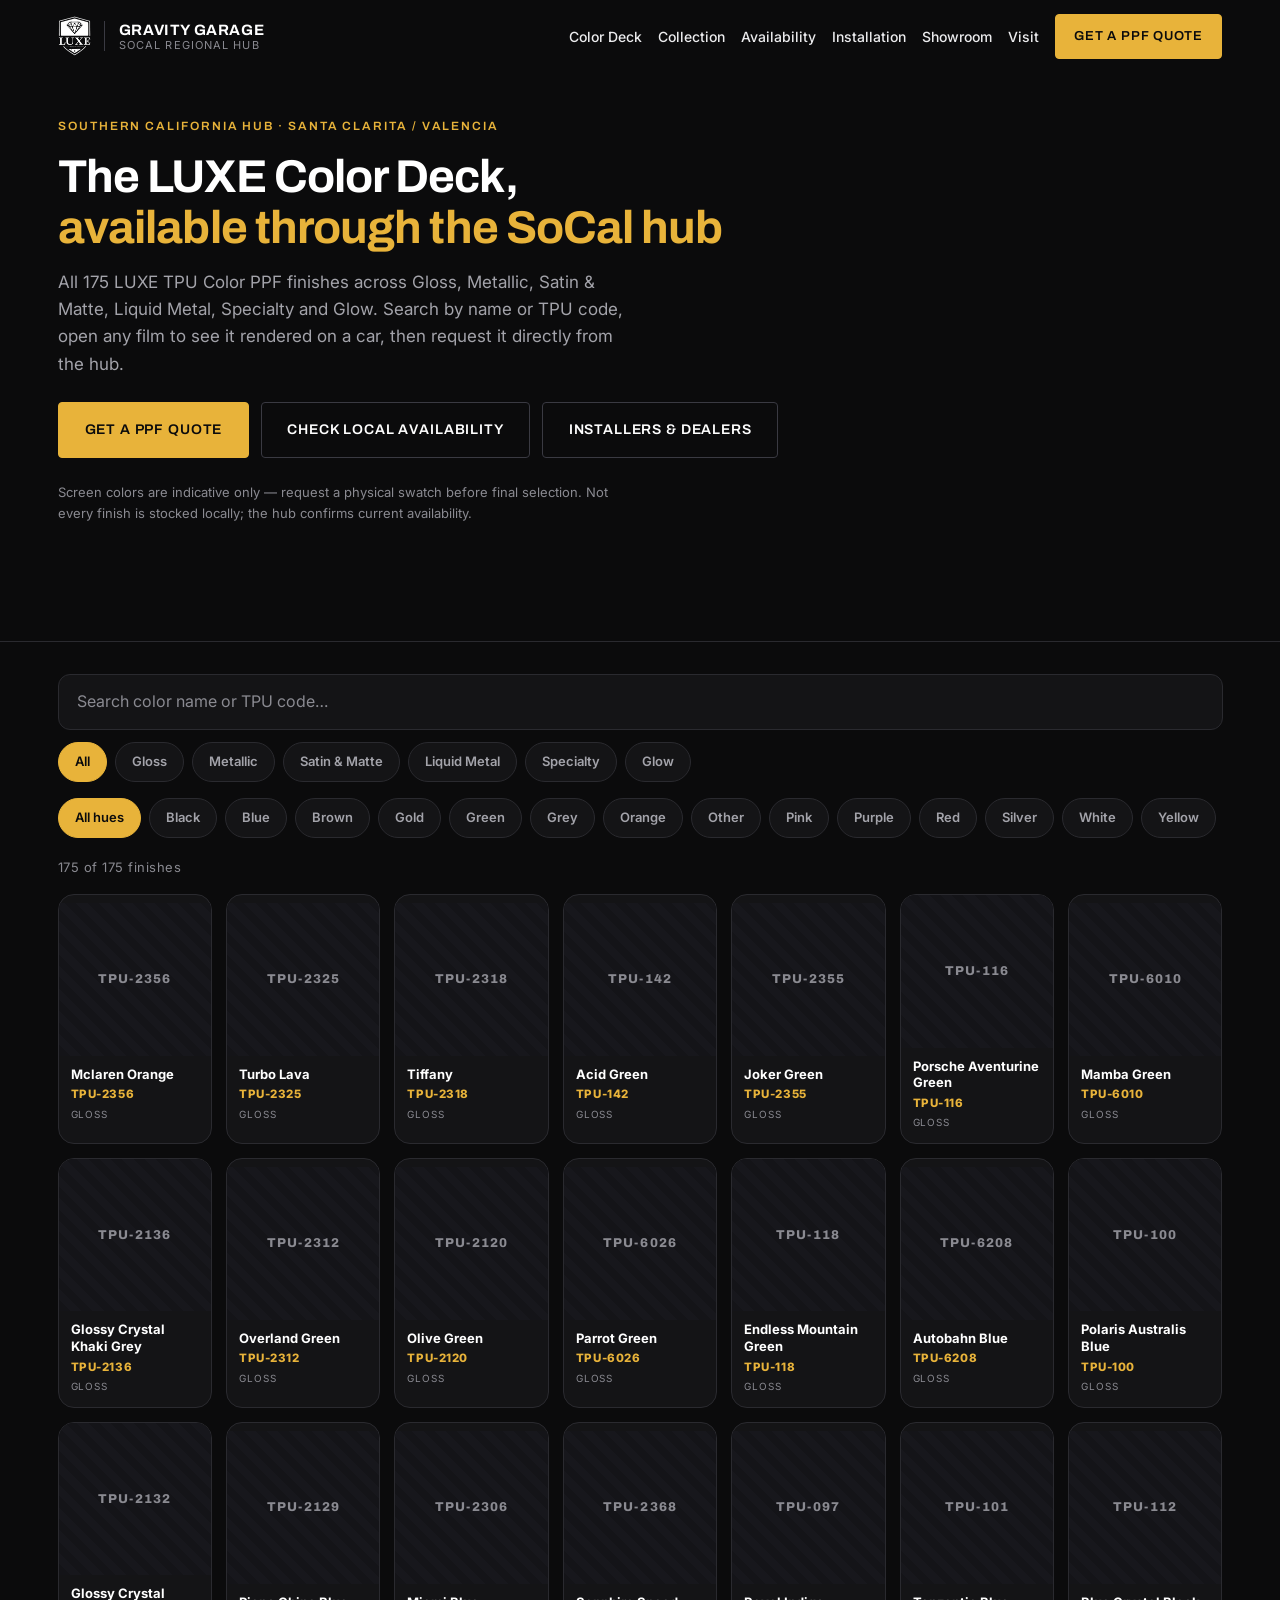
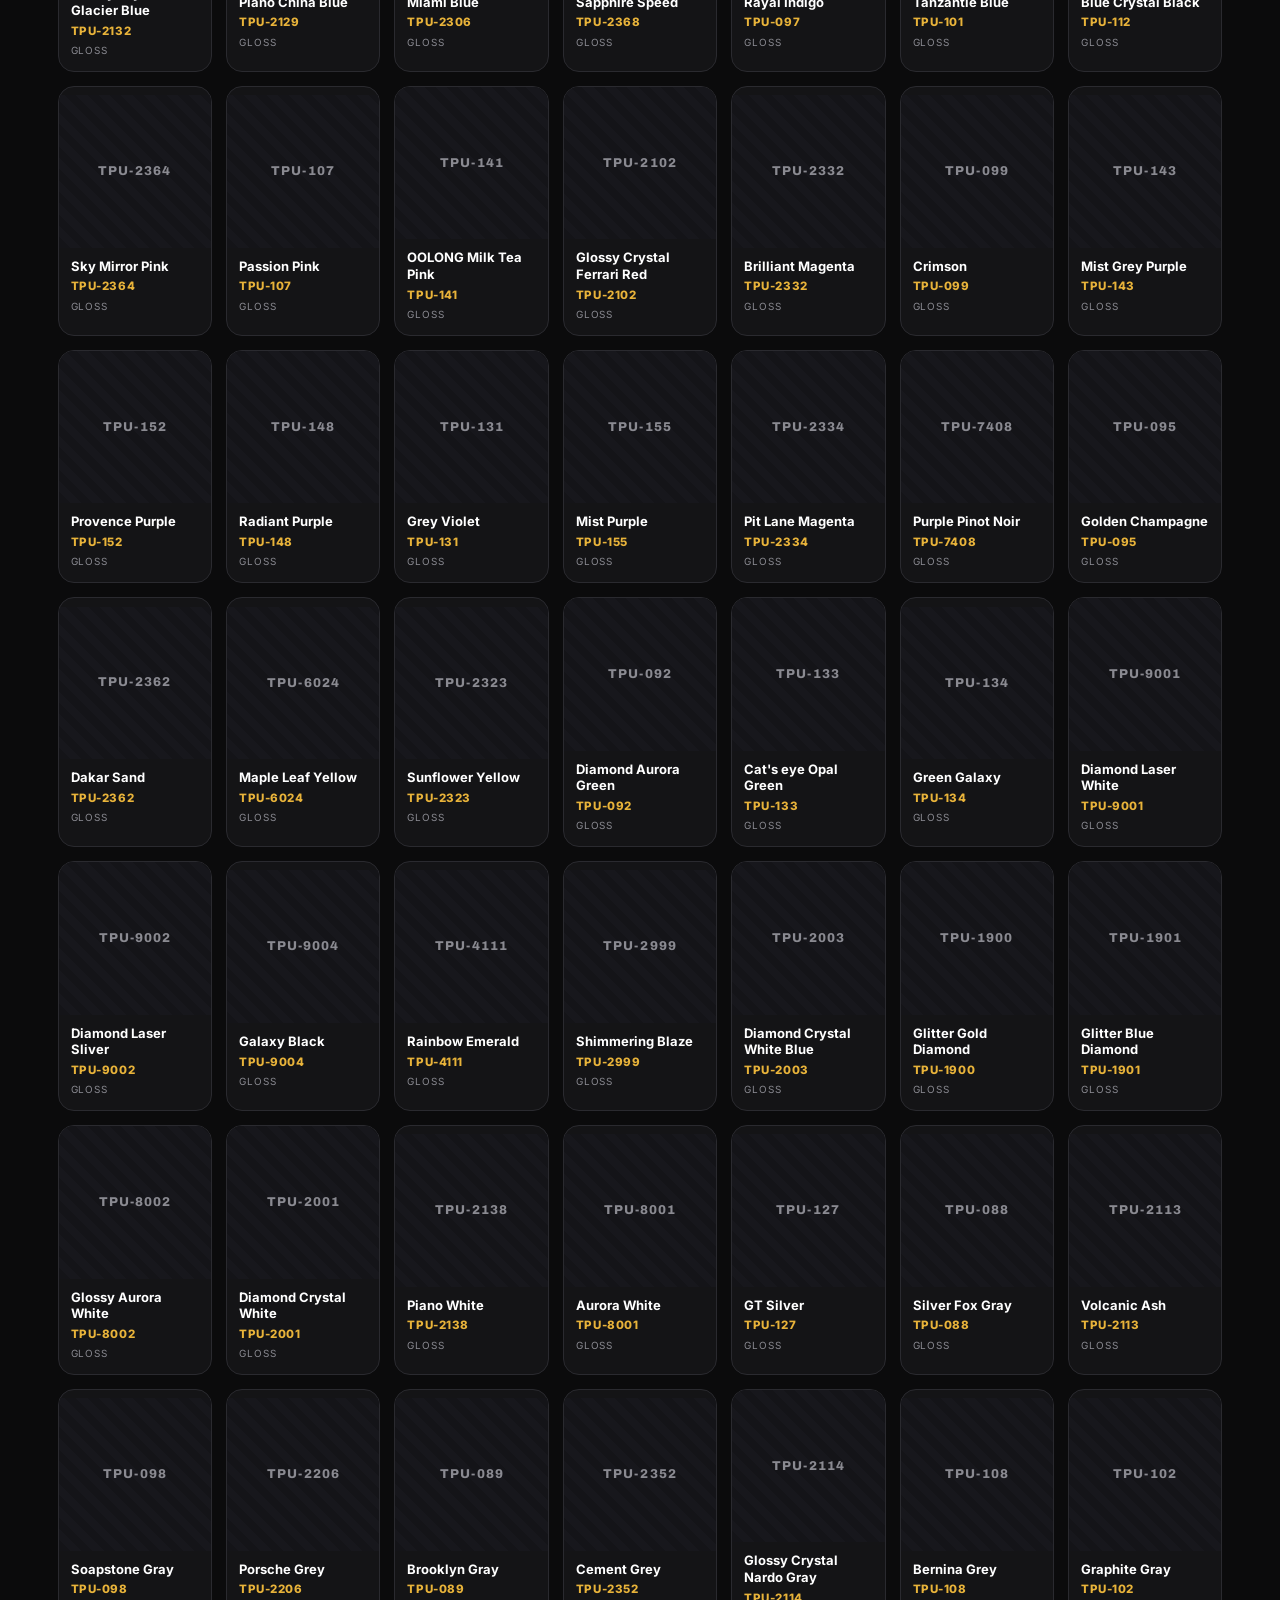
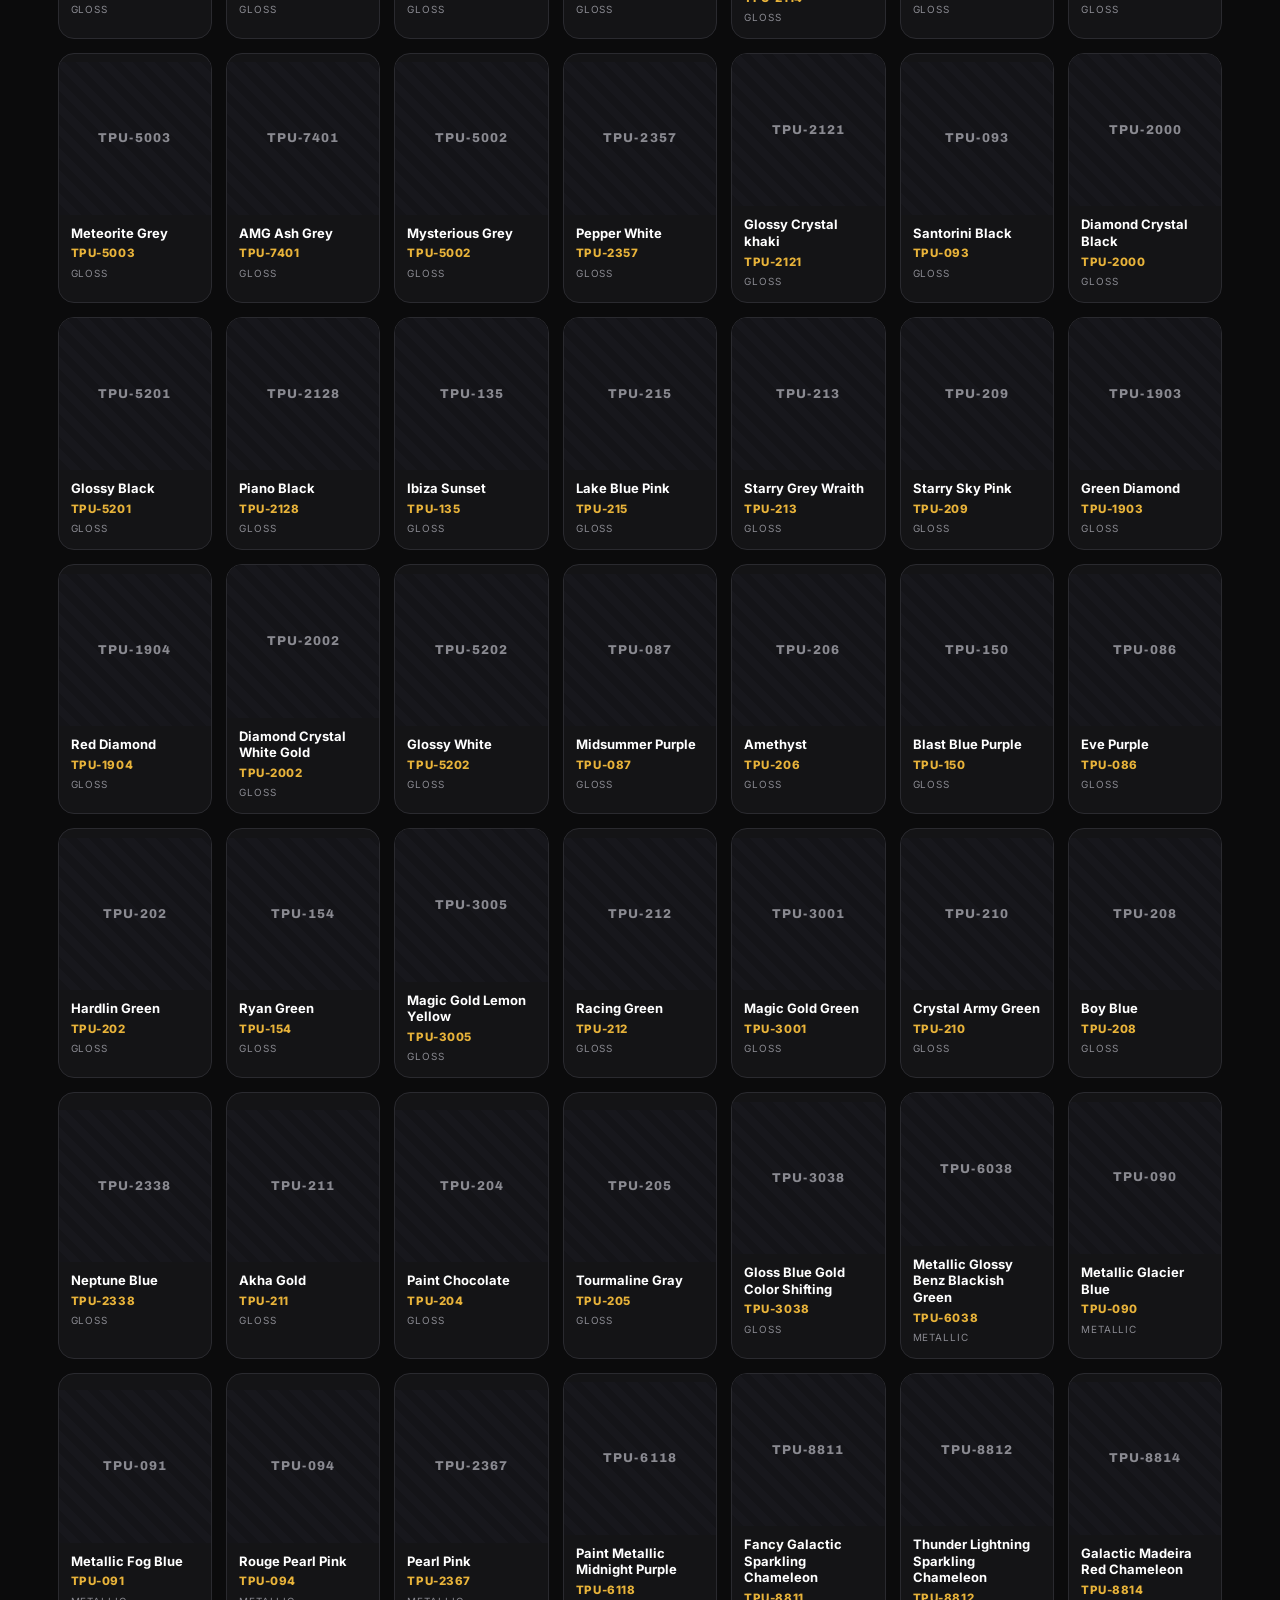
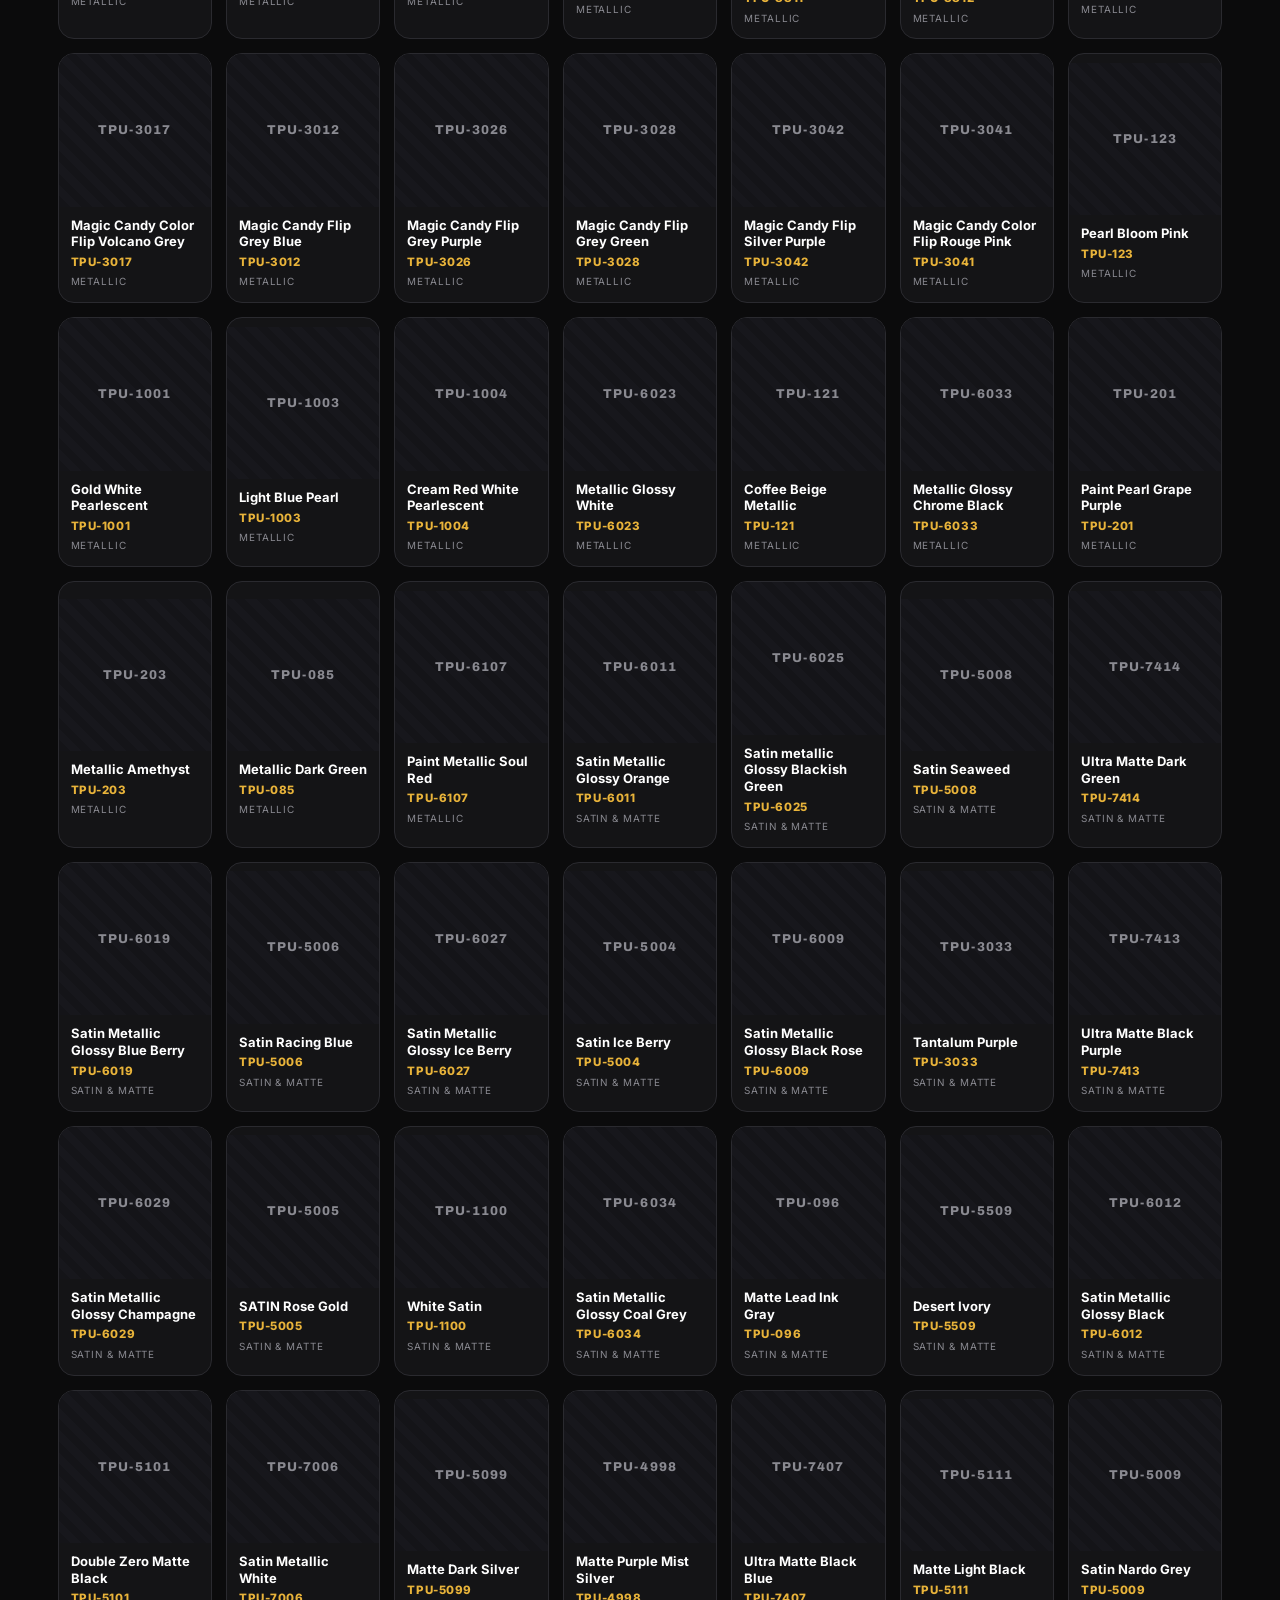
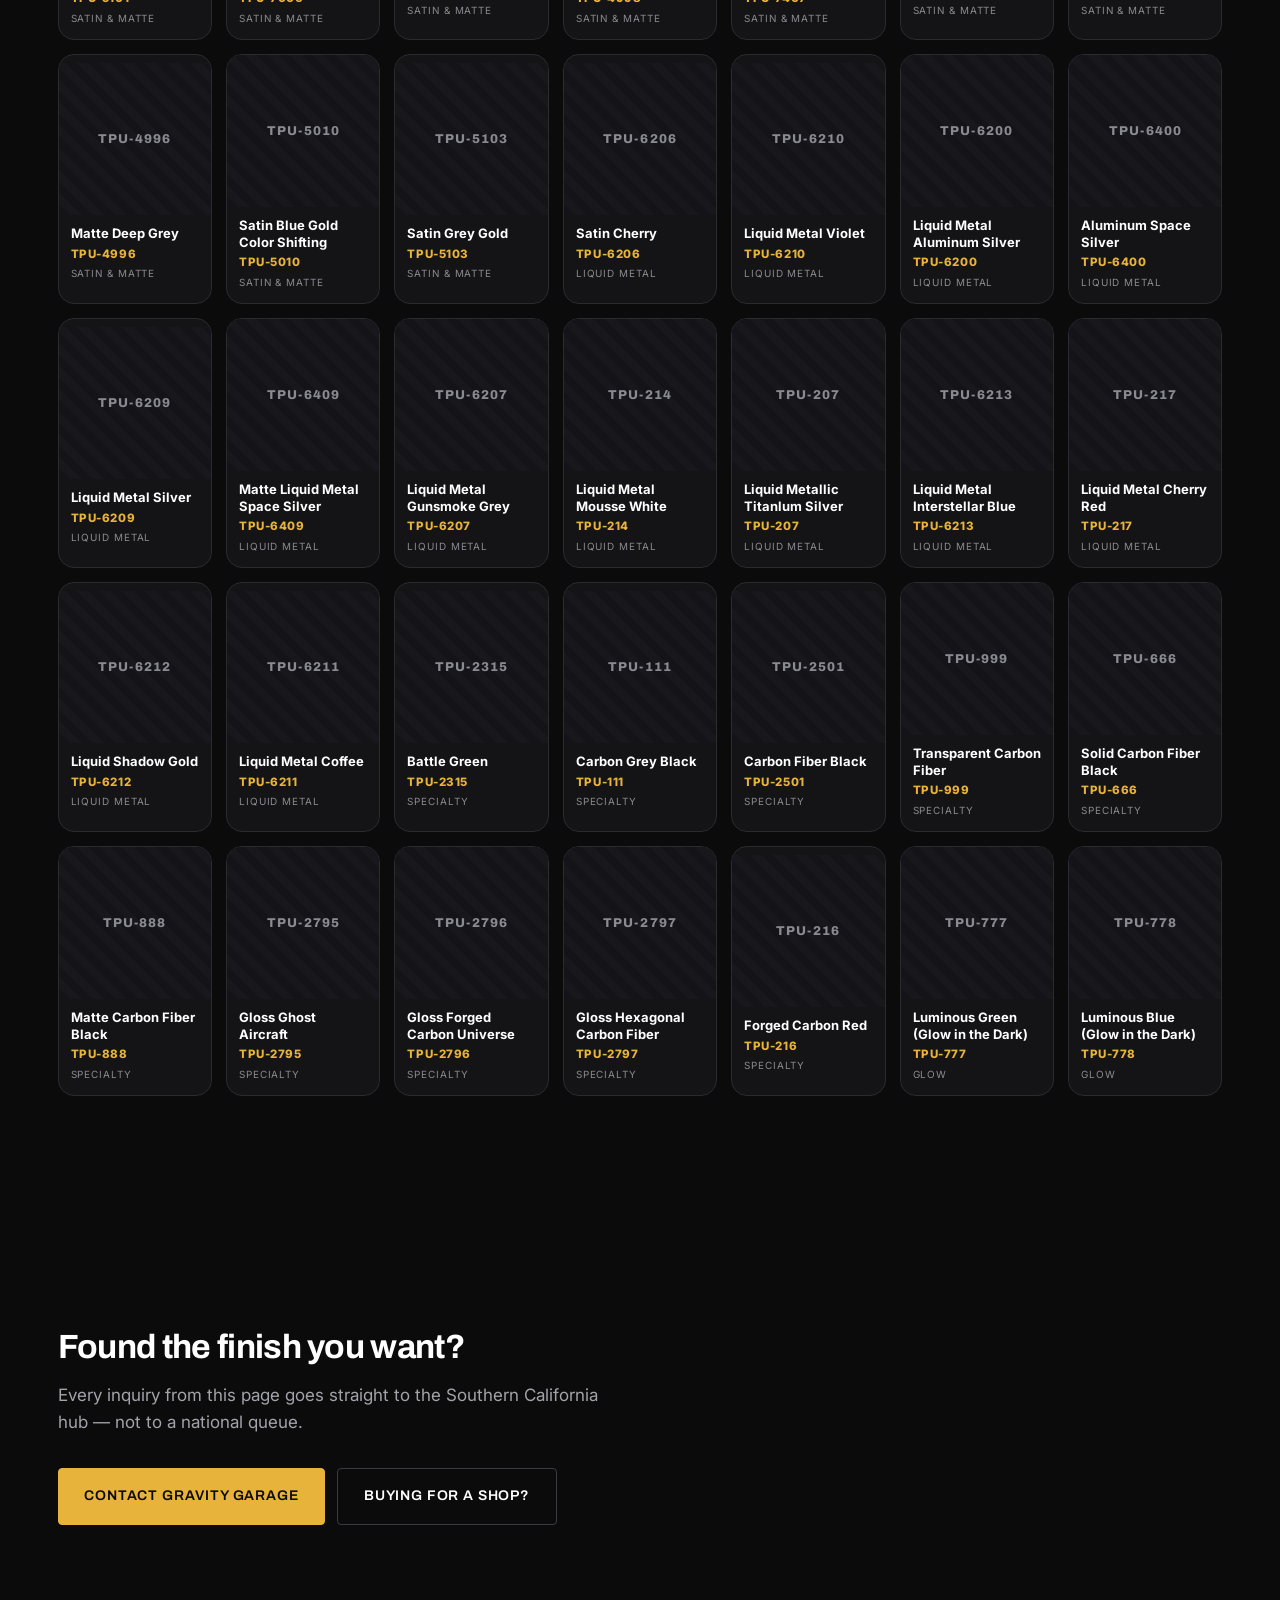
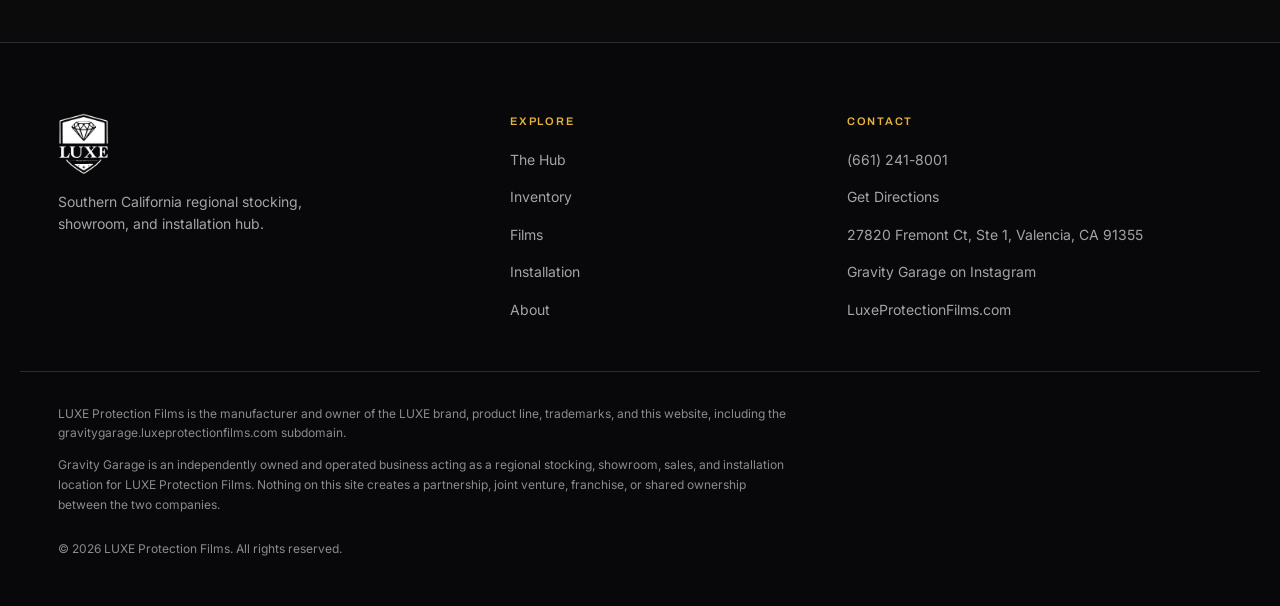
<file: color-deck/index.html>
<!DOCTYPE html>
<html lang="en" class="no-js">
<head>
<meta charset="utf-8">
<meta name="viewport" content="width=device-width, initial-scale=1, viewport-fit=cover">
<title>LUXE Color PPF Deck — 175 Finishes | Southern California Hub</title>
<meta name="description" content="All 175 LUXE TPU Color PPF finishes — search by name or TPU code, see each film on a car, and request it from the Santa Clarita / Valencia hub.">
<meta name="theme-color" content="#0B0B0C">
<link rel="canonical" href="https://gravitygarage.luxeprotectionfilms.com/color-deck/">

<meta property="og:type" content="website">
<meta property="og:site_name" content="LUXE Protection Films — Southern California Hub">
<meta property="og:title" content="LUXE Color PPF Deck — 175 Finishes | Southern California">
<meta property="og:description" content="All 175 LUXE TPU Color PPF finishes, searchable by name or TPU code. Request any finish from the Santa Clarita / Valencia hub.">
<meta property="og:url" content="https://gravitygarage.luxeprotectionfilms.com/color-deck/">
<meta property="og:image" content="https://gravitygarage.luxeprotectionfilms.com/assets/images/social/og-luxe-gravity-hub.jpg">
<meta name="twitter:card" content="summary_large_image">
<meta name="geo.region" content="US-CA">
<meta name="geo.placename" content="Santa Clarita, Valencia, California">

<link rel="icon" href="../assets/brand/icon-32.png" sizes="32x32">
<link rel="apple-touch-icon" href="../assets/brand/icon-180.png">
<link rel="preconnect" href="https://fonts.googleapis.com">
<link rel="preconnect" href="https://fonts.gstatic.com" crossorigin>
<link rel="preconnect" href="https://cdn.shopify.com" crossorigin>
<link href="https://fonts.googleapis.com/css2?family=Archivo:wght@500;600;700;800&family=Inter:wght@400;500;600&display=swap" rel="stylesheet">
<link rel="stylesheet" href="../assets/css/reset.css">
<link rel="stylesheet" href="../assets/css/tokens.css">
<link rel="stylesheet" href="../assets/css/main.css">
<link rel="stylesheet" href="../assets/css/deck.css">

<!-- Structured data.
     CollectionPage rather than ItemList: this page is a catalog of 175
     finishes, and the finishes themselves are not separately addressable
     URLs, so an ItemList of 175 nameless entries would be markup weight
     with nothing on the other end of it. The breadcrumb and the isPartOf
     link are what actually do work here — they tell Google the deck
     belongs to the hub rather than floating on its own. -->
<script type="application/ld+json">
{
  "@context": "https://schema.org",
  "@type": "CollectionPage",
  "@id": "https://gravitygarage.luxeprotectionfilms.com/color-deck/#page",
  "url": "https://gravitygarage.luxeprotectionfilms.com/color-deck/",
  "name": "LUXE Color PPF Deck — 175 Finishes",
  "description": "All 175 LUXE TPU Color PPF finishes across Gloss, Metallic, Satin & Matte, Liquid Metal, Specialty and Glow, available to request through the LUXE Southern California regional hub in Santa Clarita / Valencia.",
  "inLanguage": "en-US",
  "isPartOf": { "@id": "https://gravitygarage.luxeprotectionfilms.com/#website" },
  "about": {
    "@type": "Product",
    "name": "LUXE TPU Color Paint Protection Film",
    "category": "Color change paint protection film",
    "material": "Thermoplastic polyurethane (TPU)",
    "brand": { "@type": "Brand", "name": "LUXE Protection Films", "url": "https://luxeprotectionfilms.com/" }
  },
  "provider": { "@id": "https://gravitygarage.luxeprotectionfilms.com/#hub" }
}
</script>
<script type="application/ld+json">
{
  "@context": "https://schema.org",
  "@type": "BreadcrumbList",
  "itemListElement": [
    { "@type": "ListItem", "position": 1, "name": "Southern California Hub", "item": "https://gravitygarage.luxeprotectionfilms.com/" },
    { "@type": "ListItem", "position": 2, "name": "Color Deck", "item": "https://gravitygarage.luxeprotectionfilms.com/color-deck/" }
  ]
}
</script>
</head>
<body>
<a class="skip-link" href="../#main">Skip to main content</a>

<!-- ══════════ HEADER ══════════ -->
<header class="site-header" id="siteHeader">
  <div class="wrap header__inner">

    <a class="lockup" href="/" aria-label="LUXE Protection Films — Southern California Regional Hub, home">
      <img class="lockup__luxe" src="../assets/brand/luxe-logo-white.png"
           srcset="../assets/brand/luxe-logo-white.png 1x, assets/brand/luxe-logo-white@2x.png 2x"
           width="261" height="316" alt="LUXE Protection Films">
      <span class="lockup__rule" aria-hidden="true"></span>
      <span class="lockup__gg">
        <span class="lockup__gg-name">Gravity Garage</span>
        <span class="lockup__gg-sub">SoCal Regional Hub</span>
      </span>
    </a>

    <nav class="nav" id="nav" aria-label="Primary">
      <ul class="nav__list">
        <li><a href="./">Color Deck</a></li>
        <li><a href="../#films">Collection</a></li>
        <li><a href="../#inventory">Availability</a></li>
        <li><a href="../#installation">Installation</a></li>
        <li><a href="../#showroom">Showroom</a></li>
        <li><a href="../#visit">Visit</a></li>
      </ul>
      <a class="btn btn--gold btn--sm nav__cta" href="../#quote" data-cta="quote">Get a PPF Quote</a>
    </nav>

    <button class="nav-toggle" id="navToggle" aria-expanded="false" aria-controls="nav" aria-label="Open menu">
      <span class="nav-toggle__bar"></span>
      <span class="nav-toggle__bar"></span>
      <span class="nav-toggle__bar"></span>
    </button>

  </div>
</header>
<main id="main">
  <section class="section deck-hero">
    <div class="wrap">
      <p class="eyebrow reveal">Southern California Hub · Santa Clarita / Valencia</p>
      <h1 class="h2 reveal" id="deckTitle">The LUXE Color Deck,<br><em>available through the SoCal hub</em></h1>
      <p class="section__lede reveal">All 175 LUXE TPU Color PPF finishes across Gloss, Metallic, Satin &amp; Matte, Liquid Metal, Specialty and Glow. Search by name or TPU code, open any film to see it rendered on a car, then request it directly from the hub.</p>
      <div class="btn-row reveal">
        <a class="btn btn--gold" href="../#quote">Get a PPF Quote</a>
        <a class="btn btn--ghost" href="../#availability">Check Local Availability</a>
        <a class="btn btn--ghost" href="../#trade">Installers &amp; Dealers</a>
      </div>
      <p class="deck__disclaimer reveal">Screen colors are indicative only — request a physical swatch before final selection. Not every finish is stocked locally; the hub confirms current availability.</p>
    </div>
  </section>

  <section class="section deck" aria-labelledby="deckTitle">
    <div class="wrap">
      <div class="deck__controls reveal">
        <label class="sr-only" for="deckSearch">Search color name or TPU code</label>
        <input class="deck__search" id="deckSearch" type="search" placeholder="Search color name or TPU code…" autocomplete="off">
        <div class="deck__chiprow" id="deckSections" role="group" aria-label="Filter by finish"></div>
        <div class="deck__chiprow" id="deckHues" role="group" aria-label="Filter by hue"></div>
      </div>
      <p class="deck__count" id="deckCount" role="status" aria-live="polite">175 of 175 finishes</p>
      <div class="deck__grid" id="deckGrid">
<!-- GENERATED:deck-tiles — built by tools/build-deck.py, do not hand-edit -->
<button type="button" class="dtile" aria-label="Mclaren Orange, TPU-2356, Gloss" data-code="TPU-2356"><div class="dtile__sw" data-fallback="TPU-2356"></div><div class="dtile__info"><span class="dtile__n">Mclaren Orange</span><span class="dtile__c">TPU-2356</span><span class="dtile__s">Gloss</span></div></button>
<button type="button" class="dtile" aria-label="Turbo Lava, TPU-2325, Gloss" data-code="TPU-2325"><div class="dtile__sw" data-fallback="TPU-2325"></div><div class="dtile__info"><span class="dtile__n">Turbo Lava</span><span class="dtile__c">TPU-2325</span><span class="dtile__s">Gloss</span></div></button>
<button type="button" class="dtile" aria-label="Tiffany, TPU-2318, Gloss" data-code="TPU-2318"><div class="dtile__sw" data-fallback="TPU-2318"></div><div class="dtile__info"><span class="dtile__n">Tiffany</span><span class="dtile__c">TPU-2318</span><span class="dtile__s">Gloss</span></div></button>
<button type="button" class="dtile" aria-label="Acid Green, TPU-142, Gloss" data-code="TPU-142"><div class="dtile__sw" data-fallback="TPU-142"></div><div class="dtile__info"><span class="dtile__n">Acid Green</span><span class="dtile__c">TPU-142</span><span class="dtile__s">Gloss</span></div></button>
<button type="button" class="dtile" aria-label="Joker Green, TPU-2355, Gloss" data-code="TPU-2355"><div class="dtile__sw" data-fallback="TPU-2355"></div><div class="dtile__info"><span class="dtile__n">Joker Green</span><span class="dtile__c">TPU-2355</span><span class="dtile__s">Gloss</span></div></button>
<button type="button" class="dtile" aria-label="Porsche Aventurine Green, TPU-116, Gloss" data-code="TPU-116"><div class="dtile__sw" data-fallback="TPU-116"></div><div class="dtile__info"><span class="dtile__n">Porsche Aventurine Green</span><span class="dtile__c">TPU-116</span><span class="dtile__s">Gloss</span></div></button>
<button type="button" class="dtile" aria-label="Mamba Green, TPU-6010, Gloss" data-code="TPU-6010"><div class="dtile__sw" data-fallback="TPU-6010"></div><div class="dtile__info"><span class="dtile__n">Mamba Green</span><span class="dtile__c">TPU-6010</span><span class="dtile__s">Gloss</span></div></button>
<button type="button" class="dtile" aria-label="Glossy Crystal Khaki Grey, TPU-2136, Gloss" data-code="TPU-2136"><div class="dtile__sw" data-fallback="TPU-2136"></div><div class="dtile__info"><span class="dtile__n">Glossy Crystal Khaki Grey</span><span class="dtile__c">TPU-2136</span><span class="dtile__s">Gloss</span></div></button>
<button type="button" class="dtile" aria-label="Overland Green, TPU-2312, Gloss" data-code="TPU-2312"><div class="dtile__sw" data-fallback="TPU-2312"></div><div class="dtile__info"><span class="dtile__n">Overland Green</span><span class="dtile__c">TPU-2312</span><span class="dtile__s">Gloss</span></div></button>
<button type="button" class="dtile" aria-label="Olive Green, TPU-2120, Gloss" data-code="TPU-2120"><div class="dtile__sw" data-fallback="TPU-2120"></div><div class="dtile__info"><span class="dtile__n">Olive Green</span><span class="dtile__c">TPU-2120</span><span class="dtile__s">Gloss</span></div></button>
<button type="button" class="dtile" aria-label="Parrot Green, TPU-6026, Gloss" data-code="TPU-6026"><div class="dtile__sw" data-fallback="TPU-6026"></div><div class="dtile__info"><span class="dtile__n">Parrot Green</span><span class="dtile__c">TPU-6026</span><span class="dtile__s">Gloss</span></div></button>
<button type="button" class="dtile" aria-label="Endless Mountain Green, TPU-118, Gloss" data-code="TPU-118"><div class="dtile__sw" data-fallback="TPU-118"></div><div class="dtile__info"><span class="dtile__n">Endless Mountain Green</span><span class="dtile__c">TPU-118</span><span class="dtile__s">Gloss</span></div></button>
<button type="button" class="dtile" aria-label="Autobahn Blue, TPU-6208, Gloss" data-code="TPU-6208"><div class="dtile__sw" data-fallback="TPU-6208"></div><div class="dtile__info"><span class="dtile__n">Autobahn Blue</span><span class="dtile__c">TPU-6208</span><span class="dtile__s">Gloss</span></div></button>
<button type="button" class="dtile" aria-label="Polaris Australis Blue, TPU-100, Gloss" data-code="TPU-100"><div class="dtile__sw" data-fallback="TPU-100"></div><div class="dtile__info"><span class="dtile__n">Polaris Australis Blue</span><span class="dtile__c">TPU-100</span><span class="dtile__s">Gloss</span></div></button>
<button type="button" class="dtile" aria-label="Glossy Crystal Glacier Blue, TPU-2132, Gloss" data-code="TPU-2132"><div class="dtile__sw" data-fallback="TPU-2132"></div><div class="dtile__info"><span class="dtile__n">Glossy Crystal Glacier Blue</span><span class="dtile__c">TPU-2132</span><span class="dtile__s">Gloss</span></div></button>
<button type="button" class="dtile" aria-label="Piano China Blue, TPU-2129, Gloss" data-code="TPU-2129"><div class="dtile__sw" data-fallback="TPU-2129"></div><div class="dtile__info"><span class="dtile__n">Piano China Blue</span><span class="dtile__c">TPU-2129</span><span class="dtile__s">Gloss</span></div></button>
<button type="button" class="dtile" aria-label="Miami Blue, TPU-2306, Gloss" data-code="TPU-2306"><div class="dtile__sw" data-fallback="TPU-2306"></div><div class="dtile__info"><span class="dtile__n">Miami Blue</span><span class="dtile__c">TPU-2306</span><span class="dtile__s">Gloss</span></div></button>
<button type="button" class="dtile" aria-label="Sapphire Speed, TPU-2368, Gloss" data-code="TPU-2368"><div class="dtile__sw" data-fallback="TPU-2368"></div><div class="dtile__info"><span class="dtile__n">Sapphire Speed</span><span class="dtile__c">TPU-2368</span><span class="dtile__s">Gloss</span></div></button>
<button type="button" class="dtile" aria-label="Rayal Indigo, TPU-097, Gloss" data-code="TPU-097"><div class="dtile__sw" data-fallback="TPU-097"></div><div class="dtile__info"><span class="dtile__n">Rayal Indigo</span><span class="dtile__c">TPU-097</span><span class="dtile__s">Gloss</span></div></button>
<button type="button" class="dtile" aria-label="Tanzantie Blue, TPU-101, Gloss" data-code="TPU-101"><div class="dtile__sw" data-fallback="TPU-101"></div><div class="dtile__info"><span class="dtile__n">Tanzantie Blue</span><span class="dtile__c">TPU-101</span><span class="dtile__s">Gloss</span></div></button>
<button type="button" class="dtile" aria-label="Blue Crystal Black, TPU-112, Gloss" data-code="TPU-112"><div class="dtile__sw" data-fallback="TPU-112"></div><div class="dtile__info"><span class="dtile__n">Blue Crystal Black</span><span class="dtile__c">TPU-112</span><span class="dtile__s">Gloss</span></div></button>
<button type="button" class="dtile" aria-label="Sky Mirror Pink, TPU-2364, Gloss" data-code="TPU-2364"><div class="dtile__sw" data-fallback="TPU-2364"></div><div class="dtile__info"><span class="dtile__n">Sky Mirror Pink</span><span class="dtile__c">TPU-2364</span><span class="dtile__s">Gloss</span></div></button>
<button type="button" class="dtile" aria-label="Passion Pink, TPU-107, Gloss" data-code="TPU-107"><div class="dtile__sw" data-fallback="TPU-107"></div><div class="dtile__info"><span class="dtile__n">Passion Pink</span><span class="dtile__c">TPU-107</span><span class="dtile__s">Gloss</span></div></button>
<button type="button" class="dtile" aria-label="OOLONG Milk Tea Pink, TPU-141, Gloss" data-code="TPU-141"><div class="dtile__sw" data-fallback="TPU-141"></div><div class="dtile__info"><span class="dtile__n">OOLONG Milk Tea Pink</span><span class="dtile__c">TPU-141</span><span class="dtile__s">Gloss</span></div></button>
<button type="button" class="dtile" aria-label="Glossy Crystal Ferrari Red, TPU-2102, Gloss" data-code="TPU-2102"><div class="dtile__sw" data-fallback="TPU-2102"></div><div class="dtile__info"><span class="dtile__n">Glossy Crystal Ferrari Red</span><span class="dtile__c">TPU-2102</span><span class="dtile__s">Gloss</span></div></button>
<button type="button" class="dtile" aria-label="Brilliant Magenta, TPU-2332, Gloss" data-code="TPU-2332"><div class="dtile__sw" data-fallback="TPU-2332"></div><div class="dtile__info"><span class="dtile__n">Brilliant Magenta</span><span class="dtile__c">TPU-2332</span><span class="dtile__s">Gloss</span></div></button>
<button type="button" class="dtile" aria-label="Crimson, TPU-099, Gloss" data-code="TPU-099"><div class="dtile__sw" data-fallback="TPU-099"></div><div class="dtile__info"><span class="dtile__n">Crimson</span><span class="dtile__c">TPU-099</span><span class="dtile__s">Gloss</span></div></button>
<button type="button" class="dtile" aria-label="Mist Grey Purple, TPU-143, Gloss" data-code="TPU-143"><div class="dtile__sw" data-fallback="TPU-143"></div><div class="dtile__info"><span class="dtile__n">Mist Grey Purple</span><span class="dtile__c">TPU-143</span><span class="dtile__s">Gloss</span></div></button>
<button type="button" class="dtile" aria-label="Provence Purple, TPU-152, Gloss" data-code="TPU-152"><div class="dtile__sw" data-fallback="TPU-152"></div><div class="dtile__info"><span class="dtile__n">Provence Purple</span><span class="dtile__c">TPU-152</span><span class="dtile__s">Gloss</span></div></button>
<button type="button" class="dtile" aria-label="Radiant Purple, TPU-148, Gloss" data-code="TPU-148"><div class="dtile__sw" data-fallback="TPU-148"></div><div class="dtile__info"><span class="dtile__n">Radiant Purple</span><span class="dtile__c">TPU-148</span><span class="dtile__s">Gloss</span></div></button>
<button type="button" class="dtile" aria-label="Grey Violet, TPU-131, Gloss" data-code="TPU-131"><div class="dtile__sw" data-fallback="TPU-131"></div><div class="dtile__info"><span class="dtile__n">Grey Violet</span><span class="dtile__c">TPU-131</span><span class="dtile__s">Gloss</span></div></button>
<button type="button" class="dtile" aria-label="Mist Purple, TPU-155, Gloss" data-code="TPU-155"><div class="dtile__sw" data-fallback="TPU-155"></div><div class="dtile__info"><span class="dtile__n">Mist Purple</span><span class="dtile__c">TPU-155</span><span class="dtile__s">Gloss</span></div></button>
<button type="button" class="dtile" aria-label="Pit Lane Magenta, TPU-2334, Gloss" data-code="TPU-2334"><div class="dtile__sw" data-fallback="TPU-2334"></div><div class="dtile__info"><span class="dtile__n">Pit Lane Magenta</span><span class="dtile__c">TPU-2334</span><span class="dtile__s">Gloss</span></div></button>
<button type="button" class="dtile" aria-label="Purple Pinot Noir, TPU-7408, Gloss" data-code="TPU-7408"><div class="dtile__sw" data-fallback="TPU-7408"></div><div class="dtile__info"><span class="dtile__n">Purple Pinot Noir</span><span class="dtile__c">TPU-7408</span><span class="dtile__s">Gloss</span></div></button>
<button type="button" class="dtile" aria-label="Golden Champagne, TPU-095, Gloss" data-code="TPU-095"><div class="dtile__sw" data-fallback="TPU-095"></div><div class="dtile__info"><span class="dtile__n">Golden Champagne</span><span class="dtile__c">TPU-095</span><span class="dtile__s">Gloss</span></div></button>
<button type="button" class="dtile" aria-label="Dakar Sand, TPU-2362, Gloss" data-code="TPU-2362"><div class="dtile__sw" data-fallback="TPU-2362"></div><div class="dtile__info"><span class="dtile__n">Dakar Sand</span><span class="dtile__c">TPU-2362</span><span class="dtile__s">Gloss</span></div></button>
<button type="button" class="dtile" aria-label="Maple Leaf Yellow, TPU-6024, Gloss" data-code="TPU-6024"><div class="dtile__sw" data-fallback="TPU-6024"></div><div class="dtile__info"><span class="dtile__n">Maple Leaf Yellow</span><span class="dtile__c">TPU-6024</span><span class="dtile__s">Gloss</span></div></button>
<button type="button" class="dtile" aria-label="Sunflower Yellow, TPU-2323, Gloss" data-code="TPU-2323"><div class="dtile__sw" data-fallback="TPU-2323"></div><div class="dtile__info"><span class="dtile__n">Sunflower Yellow</span><span class="dtile__c">TPU-2323</span><span class="dtile__s">Gloss</span></div></button>
<button type="button" class="dtile" aria-label="Diamond Aurora Green, TPU-092, Gloss" data-code="TPU-092"><div class="dtile__sw" data-fallback="TPU-092"></div><div class="dtile__info"><span class="dtile__n">Diamond Aurora Green</span><span class="dtile__c">TPU-092</span><span class="dtile__s">Gloss</span></div></button>
<button type="button" class="dtile" aria-label="Cat&#x27;s eye Opal Green, TPU-133, Gloss" data-code="TPU-133"><div class="dtile__sw" data-fallback="TPU-133"></div><div class="dtile__info"><span class="dtile__n">Cat&#x27;s eye Opal Green</span><span class="dtile__c">TPU-133</span><span class="dtile__s">Gloss</span></div></button>
<button type="button" class="dtile" aria-label="Green Galaxy, TPU-134, Gloss" data-code="TPU-134"><div class="dtile__sw" data-fallback="TPU-134"></div><div class="dtile__info"><span class="dtile__n">Green Galaxy</span><span class="dtile__c">TPU-134</span><span class="dtile__s">Gloss</span></div></button>
<button type="button" class="dtile" aria-label="Diamond Laser White, TPU-9001, Gloss" data-code="TPU-9001"><div class="dtile__sw" data-fallback="TPU-9001"></div><div class="dtile__info"><span class="dtile__n">Diamond Laser White</span><span class="dtile__c">TPU-9001</span><span class="dtile__s">Gloss</span></div></button>
<button type="button" class="dtile" aria-label="Diamond Laser Sliver, TPU-9002, Gloss" data-code="TPU-9002"><div class="dtile__sw" data-fallback="TPU-9002"></div><div class="dtile__info"><span class="dtile__n">Diamond Laser Sliver</span><span class="dtile__c">TPU-9002</span><span class="dtile__s">Gloss</span></div></button>
<button type="button" class="dtile" aria-label="Galaxy Black, TPU-9004, Gloss" data-code="TPU-9004"><div class="dtile__sw" data-fallback="TPU-9004"></div><div class="dtile__info"><span class="dtile__n">Galaxy Black</span><span class="dtile__c">TPU-9004</span><span class="dtile__s">Gloss</span></div></button>
<button type="button" class="dtile" aria-label="Rainbow Emerald, TPU-4111, Gloss" data-code="TPU-4111"><div class="dtile__sw" data-fallback="TPU-4111"></div><div class="dtile__info"><span class="dtile__n">Rainbow Emerald</span><span class="dtile__c">TPU-4111</span><span class="dtile__s">Gloss</span></div></button>
<button type="button" class="dtile" aria-label="Shimmering Blaze, TPU-2999, Gloss" data-code="TPU-2999"><div class="dtile__sw" data-fallback="TPU-2999"></div><div class="dtile__info"><span class="dtile__n">Shimmering Blaze</span><span class="dtile__c">TPU-2999</span><span class="dtile__s">Gloss</span></div></button>
<button type="button" class="dtile" aria-label="Diamond Crystal White Blue, TPU-2003, Gloss" data-code="TPU-2003"><div class="dtile__sw" data-fallback="TPU-2003"></div><div class="dtile__info"><span class="dtile__n">Diamond Crystal White Blue</span><span class="dtile__c">TPU-2003</span><span class="dtile__s">Gloss</span></div></button>
<button type="button" class="dtile" aria-label="Glitter Gold Diamond, TPU-1900, Gloss" data-code="TPU-1900"><div class="dtile__sw" data-fallback="TPU-1900"></div><div class="dtile__info"><span class="dtile__n">Glitter Gold Diamond</span><span class="dtile__c">TPU-1900</span><span class="dtile__s">Gloss</span></div></button>
<button type="button" class="dtile" aria-label="Glitter Blue Diamond, TPU-1901, Gloss" data-code="TPU-1901"><div class="dtile__sw" data-fallback="TPU-1901"></div><div class="dtile__info"><span class="dtile__n">Glitter Blue Diamond</span><span class="dtile__c">TPU-1901</span><span class="dtile__s">Gloss</span></div></button>
<button type="button" class="dtile" aria-label="Glossy Aurora White, TPU-8002, Gloss" data-code="TPU-8002"><div class="dtile__sw" data-fallback="TPU-8002"></div><div class="dtile__info"><span class="dtile__n">Glossy Aurora White</span><span class="dtile__c">TPU-8002</span><span class="dtile__s">Gloss</span></div></button>
<button type="button" class="dtile" aria-label="Diamond Crystal White, TPU-2001, Gloss" data-code="TPU-2001"><div class="dtile__sw" data-fallback="TPU-2001"></div><div class="dtile__info"><span class="dtile__n">Diamond Crystal White</span><span class="dtile__c">TPU-2001</span><span class="dtile__s">Gloss</span></div></button>
<button type="button" class="dtile" aria-label="Piano White, TPU-2138, Gloss" data-code="TPU-2138"><div class="dtile__sw" data-fallback="TPU-2138"></div><div class="dtile__info"><span class="dtile__n">Piano White</span><span class="dtile__c">TPU-2138</span><span class="dtile__s">Gloss</span></div></button>
<button type="button" class="dtile" aria-label="Aurora White, TPU-8001, Gloss" data-code="TPU-8001"><div class="dtile__sw" data-fallback="TPU-8001"></div><div class="dtile__info"><span class="dtile__n">Aurora White</span><span class="dtile__c">TPU-8001</span><span class="dtile__s">Gloss</span></div></button>
<button type="button" class="dtile" aria-label="GT Silver, TPU-127, Gloss" data-code="TPU-127"><div class="dtile__sw" data-fallback="TPU-127"></div><div class="dtile__info"><span class="dtile__n">GT Silver</span><span class="dtile__c">TPU-127</span><span class="dtile__s">Gloss</span></div></button>
<button type="button" class="dtile" aria-label="Silver Fox Gray, TPU-088, Gloss" data-code="TPU-088"><div class="dtile__sw" data-fallback="TPU-088"></div><div class="dtile__info"><span class="dtile__n">Silver Fox Gray</span><span class="dtile__c">TPU-088</span><span class="dtile__s">Gloss</span></div></button>
<button type="button" class="dtile" aria-label="Volcanic Ash, TPU-2113, Gloss" data-code="TPU-2113"><div class="dtile__sw" data-fallback="TPU-2113"></div><div class="dtile__info"><span class="dtile__n">Volcanic Ash</span><span class="dtile__c">TPU-2113</span><span class="dtile__s">Gloss</span></div></button>
<button type="button" class="dtile" aria-label="Soapstone Gray, TPU-098, Gloss" data-code="TPU-098"><div class="dtile__sw" data-fallback="TPU-098"></div><div class="dtile__info"><span class="dtile__n">Soapstone Gray</span><span class="dtile__c">TPU-098</span><span class="dtile__s">Gloss</span></div></button>
<button type="button" class="dtile" aria-label="Porsche Grey, TPU-2206, Gloss" data-code="TPU-2206"><div class="dtile__sw" data-fallback="TPU-2206"></div><div class="dtile__info"><span class="dtile__n">Porsche Grey</span><span class="dtile__c">TPU-2206</span><span class="dtile__s">Gloss</span></div></button>
<button type="button" class="dtile" aria-label="Brooklyn Gray, TPU-089, Gloss" data-code="TPU-089"><div class="dtile__sw" data-fallback="TPU-089"></div><div class="dtile__info"><span class="dtile__n">Brooklyn Gray</span><span class="dtile__c">TPU-089</span><span class="dtile__s">Gloss</span></div></button>
<button type="button" class="dtile" aria-label="Cement Grey, TPU-2352, Gloss" data-code="TPU-2352"><div class="dtile__sw" data-fallback="TPU-2352"></div><div class="dtile__info"><span class="dtile__n">Cement Grey</span><span class="dtile__c">TPU-2352</span><span class="dtile__s">Gloss</span></div></button>
<button type="button" class="dtile" aria-label="Glossy Crystal Nardo Gray, TPU-2114, Gloss" data-code="TPU-2114"><div class="dtile__sw" data-fallback="TPU-2114"></div><div class="dtile__info"><span class="dtile__n">Glossy Crystal Nardo Gray</span><span class="dtile__c">TPU-2114</span><span class="dtile__s">Gloss</span></div></button>
<button type="button" class="dtile" aria-label="Bernina Grey, TPU-108, Gloss" data-code="TPU-108"><div class="dtile__sw" data-fallback="TPU-108"></div><div class="dtile__info"><span class="dtile__n">Bernina Grey</span><span class="dtile__c">TPU-108</span><span class="dtile__s">Gloss</span></div></button>
<button type="button" class="dtile" aria-label="Graphite Gray, TPU-102, Gloss" data-code="TPU-102"><div class="dtile__sw" data-fallback="TPU-102"></div><div class="dtile__info"><span class="dtile__n">Graphite Gray</span><span class="dtile__c">TPU-102</span><span class="dtile__s">Gloss</span></div></button>
<button type="button" class="dtile" aria-label="Meteorite Grey, TPU-5003, Gloss" data-code="TPU-5003"><div class="dtile__sw" data-fallback="TPU-5003"></div><div class="dtile__info"><span class="dtile__n">Meteorite Grey</span><span class="dtile__c">TPU-5003</span><span class="dtile__s">Gloss</span></div></button>
<button type="button" class="dtile" aria-label="AMG Ash Grey, TPU-7401, Gloss" data-code="TPU-7401"><div class="dtile__sw" data-fallback="TPU-7401"></div><div class="dtile__info"><span class="dtile__n">AMG Ash Grey</span><span class="dtile__c">TPU-7401</span><span class="dtile__s">Gloss</span></div></button>
<button type="button" class="dtile" aria-label="Mysterious Grey, TPU-5002, Gloss" data-code="TPU-5002"><div class="dtile__sw" data-fallback="TPU-5002"></div><div class="dtile__info"><span class="dtile__n">Mysterious Grey</span><span class="dtile__c">TPU-5002</span><span class="dtile__s">Gloss</span></div></button>
<button type="button" class="dtile" aria-label="Pepper White, TPU-2357, Gloss" data-code="TPU-2357"><div class="dtile__sw" data-fallback="TPU-2357"></div><div class="dtile__info"><span class="dtile__n">Pepper White</span><span class="dtile__c">TPU-2357</span><span class="dtile__s">Gloss</span></div></button>
<button type="button" class="dtile" aria-label="Glossy Crystal khaki, TPU-2121, Gloss" data-code="TPU-2121"><div class="dtile__sw" data-fallback="TPU-2121"></div><div class="dtile__info"><span class="dtile__n">Glossy Crystal khaki</span><span class="dtile__c">TPU-2121</span><span class="dtile__s">Gloss</span></div></button>
<button type="button" class="dtile" aria-label="Santorini Black, TPU-093, Gloss" data-code="TPU-093"><div class="dtile__sw" data-fallback="TPU-093"></div><div class="dtile__info"><span class="dtile__n">Santorini Black</span><span class="dtile__c">TPU-093</span><span class="dtile__s">Gloss</span></div></button>
<button type="button" class="dtile" aria-label="Diamond Crystal Black, TPU-2000, Gloss" data-code="TPU-2000"><div class="dtile__sw" data-fallback="TPU-2000"></div><div class="dtile__info"><span class="dtile__n">Diamond Crystal Black</span><span class="dtile__c">TPU-2000</span><span class="dtile__s">Gloss</span></div></button>
<button type="button" class="dtile" aria-label="Glossy Black, TPU-5201, Gloss" data-code="TPU-5201"><div class="dtile__sw" data-fallback="TPU-5201"></div><div class="dtile__info"><span class="dtile__n">Glossy Black</span><span class="dtile__c">TPU-5201</span><span class="dtile__s">Gloss</span></div></button>
<button type="button" class="dtile" aria-label="Piano Black, TPU-2128, Gloss" data-code="TPU-2128"><div class="dtile__sw" data-fallback="TPU-2128"></div><div class="dtile__info"><span class="dtile__n">Piano Black</span><span class="dtile__c">TPU-2128</span><span class="dtile__s">Gloss</span></div></button>
<button type="button" class="dtile" aria-label="Ibiza Sunset, TPU-135, Gloss" data-code="TPU-135"><div class="dtile__sw" data-fallback="TPU-135"></div><div class="dtile__info"><span class="dtile__n">Ibiza Sunset</span><span class="dtile__c">TPU-135</span><span class="dtile__s">Gloss</span></div></button>
<button type="button" class="dtile" aria-label="Lake Blue Pink, TPU-215, Gloss" data-code="TPU-215"><div class="dtile__sw" data-fallback="TPU-215"></div><div class="dtile__info"><span class="dtile__n">Lake Blue Pink</span><span class="dtile__c">TPU-215</span><span class="dtile__s">Gloss</span></div></button>
<button type="button" class="dtile" aria-label="Starry Grey Wraith, TPU-213, Gloss" data-code="TPU-213"><div class="dtile__sw" data-fallback="TPU-213"></div><div class="dtile__info"><span class="dtile__n">Starry Grey Wraith</span><span class="dtile__c">TPU-213</span><span class="dtile__s">Gloss</span></div></button>
<button type="button" class="dtile" aria-label="Starry Sky Pink, TPU-209, Gloss" data-code="TPU-209"><div class="dtile__sw" data-fallback="TPU-209"></div><div class="dtile__info"><span class="dtile__n">Starry Sky Pink</span><span class="dtile__c">TPU-209</span><span class="dtile__s">Gloss</span></div></button>
<button type="button" class="dtile" aria-label="Green Diamond, TPU-1903, Gloss" data-code="TPU-1903"><div class="dtile__sw" data-fallback="TPU-1903"></div><div class="dtile__info"><span class="dtile__n">Green Diamond</span><span class="dtile__c">TPU-1903</span><span class="dtile__s">Gloss</span></div></button>
<button type="button" class="dtile" aria-label="Red Diamond, TPU-1904, Gloss" data-code="TPU-1904"><div class="dtile__sw" data-fallback="TPU-1904"></div><div class="dtile__info"><span class="dtile__n">Red Diamond</span><span class="dtile__c">TPU-1904</span><span class="dtile__s">Gloss</span></div></button>
<button type="button" class="dtile" aria-label="Diamond Crystal White Gold, TPU-2002, Gloss" data-code="TPU-2002"><div class="dtile__sw" data-fallback="TPU-2002"></div><div class="dtile__info"><span class="dtile__n">Diamond Crystal White Gold</span><span class="dtile__c">TPU-2002</span><span class="dtile__s">Gloss</span></div></button>
<button type="button" class="dtile" aria-label="Glossy White, TPU-5202, Gloss" data-code="TPU-5202"><div class="dtile__sw" data-fallback="TPU-5202"></div><div class="dtile__info"><span class="dtile__n">Glossy White</span><span class="dtile__c">TPU-5202</span><span class="dtile__s">Gloss</span></div></button>
<button type="button" class="dtile" aria-label="Midsummer Purple, TPU-087, Gloss" data-code="TPU-087"><div class="dtile__sw" data-fallback="TPU-087"></div><div class="dtile__info"><span class="dtile__n">Midsummer Purple</span><span class="dtile__c">TPU-087</span><span class="dtile__s">Gloss</span></div></button>
<button type="button" class="dtile" aria-label="Amethyst, TPU-206, Gloss" data-code="TPU-206"><div class="dtile__sw" data-fallback="TPU-206"></div><div class="dtile__info"><span class="dtile__n">Amethyst</span><span class="dtile__c">TPU-206</span><span class="dtile__s">Gloss</span></div></button>
<button type="button" class="dtile" aria-label="Blast Blue Purple, TPU-150, Gloss" data-code="TPU-150"><div class="dtile__sw" data-fallback="TPU-150"></div><div class="dtile__info"><span class="dtile__n">Blast Blue Purple</span><span class="dtile__c">TPU-150</span><span class="dtile__s">Gloss</span></div></button>
<button type="button" class="dtile" aria-label="Eve Purple, TPU-086, Gloss" data-code="TPU-086"><div class="dtile__sw" data-fallback="TPU-086"></div><div class="dtile__info"><span class="dtile__n">Eve Purple</span><span class="dtile__c">TPU-086</span><span class="dtile__s">Gloss</span></div></button>
<button type="button" class="dtile" aria-label="Hardlin Green, TPU-202, Gloss" data-code="TPU-202"><div class="dtile__sw" data-fallback="TPU-202"></div><div class="dtile__info"><span class="dtile__n">Hardlin Green</span><span class="dtile__c">TPU-202</span><span class="dtile__s">Gloss</span></div></button>
<button type="button" class="dtile" aria-label="Ryan Green, TPU-154, Gloss" data-code="TPU-154"><div class="dtile__sw" data-fallback="TPU-154"></div><div class="dtile__info"><span class="dtile__n">Ryan Green</span><span class="dtile__c">TPU-154</span><span class="dtile__s">Gloss</span></div></button>
<button type="button" class="dtile" aria-label="Magic Gold Lemon Yellow, TPU-3005, Gloss" data-code="TPU-3005"><div class="dtile__sw" data-fallback="TPU-3005"></div><div class="dtile__info"><span class="dtile__n">Magic Gold Lemon Yellow</span><span class="dtile__c">TPU-3005</span><span class="dtile__s">Gloss</span></div></button>
<button type="button" class="dtile" aria-label="Racing Green, TPU-212, Gloss" data-code="TPU-212"><div class="dtile__sw" data-fallback="TPU-212"></div><div class="dtile__info"><span class="dtile__n">Racing Green</span><span class="dtile__c">TPU-212</span><span class="dtile__s">Gloss</span></div></button>
<button type="button" class="dtile" aria-label="Magic Gold Green, TPU-3001, Gloss" data-code="TPU-3001"><div class="dtile__sw" data-fallback="TPU-3001"></div><div class="dtile__info"><span class="dtile__n">Magic Gold Green</span><span class="dtile__c">TPU-3001</span><span class="dtile__s">Gloss</span></div></button>
<button type="button" class="dtile" aria-label="Crystal Army Green, TPU-210, Gloss" data-code="TPU-210"><div class="dtile__sw" data-fallback="TPU-210"></div><div class="dtile__info"><span class="dtile__n">Crystal Army Green</span><span class="dtile__c">TPU-210</span><span class="dtile__s">Gloss</span></div></button>
<button type="button" class="dtile" aria-label="Boy Blue, TPU-208, Gloss" data-code="TPU-208"><div class="dtile__sw" data-fallback="TPU-208"></div><div class="dtile__info"><span class="dtile__n">Boy Blue</span><span class="dtile__c">TPU-208</span><span class="dtile__s">Gloss</span></div></button>
<button type="button" class="dtile" aria-label="Neptune Blue, TPU-2338, Gloss" data-code="TPU-2338"><div class="dtile__sw" data-fallback="TPU-2338"></div><div class="dtile__info"><span class="dtile__n">Neptune Blue</span><span class="dtile__c">TPU-2338</span><span class="dtile__s">Gloss</span></div></button>
<button type="button" class="dtile" aria-label="Akha Gold, TPU-211, Gloss" data-code="TPU-211"><div class="dtile__sw" data-fallback="TPU-211"></div><div class="dtile__info"><span class="dtile__n">Akha Gold</span><span class="dtile__c">TPU-211</span><span class="dtile__s">Gloss</span></div></button>
<button type="button" class="dtile" aria-label="Paint Chocolate, TPU-204, Gloss" data-code="TPU-204"><div class="dtile__sw" data-fallback="TPU-204"></div><div class="dtile__info"><span class="dtile__n">Paint Chocolate</span><span class="dtile__c">TPU-204</span><span class="dtile__s">Gloss</span></div></button>
<button type="button" class="dtile" aria-label="Tourmaline Gray, TPU-205, Gloss" data-code="TPU-205"><div class="dtile__sw" data-fallback="TPU-205"></div><div class="dtile__info"><span class="dtile__n">Tourmaline Gray</span><span class="dtile__c">TPU-205</span><span class="dtile__s">Gloss</span></div></button>
<button type="button" class="dtile" aria-label="Gloss Blue Gold Color Shifting, TPU-3038, Gloss" data-code="TPU-3038"><div class="dtile__sw" data-fallback="TPU-3038"></div><div class="dtile__info"><span class="dtile__n">Gloss Blue Gold Color Shifting</span><span class="dtile__c">TPU-3038</span><span class="dtile__s">Gloss</span></div></button>
<button type="button" class="dtile" aria-label="Metallic Glossy Benz Blackish Green, TPU-6038, Metallic" data-code="TPU-6038"><div class="dtile__sw" data-fallback="TPU-6038"></div><div class="dtile__info"><span class="dtile__n">Metallic Glossy Benz Blackish Green</span><span class="dtile__c">TPU-6038</span><span class="dtile__s">Metallic</span></div></button>
<button type="button" class="dtile" aria-label="Metallic Glacier Blue, TPU-090, Metallic" data-code="TPU-090"><div class="dtile__sw" data-fallback="TPU-090"></div><div class="dtile__info"><span class="dtile__n">Metallic Glacier Blue</span><span class="dtile__c">TPU-090</span><span class="dtile__s">Metallic</span></div></button>
<button type="button" class="dtile" aria-label="Metallic Fog Blue, TPU-091, Metallic" data-code="TPU-091"><div class="dtile__sw" data-fallback="TPU-091"></div><div class="dtile__info"><span class="dtile__n">Metallic Fog Blue</span><span class="dtile__c">TPU-091</span><span class="dtile__s">Metallic</span></div></button>
<button type="button" class="dtile" aria-label="Rouge Pearl Pink, TPU-094, Metallic" data-code="TPU-094"><div class="dtile__sw" data-fallback="TPU-094"></div><div class="dtile__info"><span class="dtile__n">Rouge Pearl Pink</span><span class="dtile__c">TPU-094</span><span class="dtile__s">Metallic</span></div></button>
<button type="button" class="dtile" aria-label="Pearl Pink, TPU-2367, Metallic" data-code="TPU-2367"><div class="dtile__sw" data-fallback="TPU-2367"></div><div class="dtile__info"><span class="dtile__n">Pearl Pink</span><span class="dtile__c">TPU-2367</span><span class="dtile__s">Metallic</span></div></button>
<button type="button" class="dtile" aria-label="Paint Metallic Midnight Purple, TPU-6118, Metallic" data-code="TPU-6118"><div class="dtile__sw" data-fallback="TPU-6118"></div><div class="dtile__info"><span class="dtile__n">Paint Metallic Midnight Purple</span><span class="dtile__c">TPU-6118</span><span class="dtile__s">Metallic</span></div></button>
<button type="button" class="dtile" aria-label="Fancy Galactic Sparkling Chameleon, TPU-8811, Metallic" data-code="TPU-8811"><div class="dtile__sw" data-fallback="TPU-8811"></div><div class="dtile__info"><span class="dtile__n">Fancy Galactic Sparkling Chameleon</span><span class="dtile__c">TPU-8811</span><span class="dtile__s">Metallic</span></div></button>
<button type="button" class="dtile" aria-label="Thunder Lightning Sparkling Chameleon, TPU-8812, Metallic" data-code="TPU-8812"><div class="dtile__sw" data-fallback="TPU-8812"></div><div class="dtile__info"><span class="dtile__n">Thunder Lightning Sparkling Chameleon</span><span class="dtile__c">TPU-8812</span><span class="dtile__s">Metallic</span></div></button>
<button type="button" class="dtile" aria-label="Galactic Madeira Red Chameleon, TPU-8814, Metallic" data-code="TPU-8814"><div class="dtile__sw" data-fallback="TPU-8814"></div><div class="dtile__info"><span class="dtile__n">Galactic Madeira Red Chameleon</span><span class="dtile__c">TPU-8814</span><span class="dtile__s">Metallic</span></div></button>
<button type="button" class="dtile" aria-label="Magic Candy Color Flip Volcano Grey, TPU-3017, Metallic" data-code="TPU-3017"><div class="dtile__sw" data-fallback="TPU-3017"></div><div class="dtile__info"><span class="dtile__n">Magic Candy Color Flip Volcano Grey</span><span class="dtile__c">TPU-3017</span><span class="dtile__s">Metallic</span></div></button>
<button type="button" class="dtile" aria-label="Magic Candy Flip Grey Blue, TPU-3012, Metallic" data-code="TPU-3012"><div class="dtile__sw" data-fallback="TPU-3012"></div><div class="dtile__info"><span class="dtile__n">Magic Candy Flip Grey Blue</span><span class="dtile__c">TPU-3012</span><span class="dtile__s">Metallic</span></div></button>
<button type="button" class="dtile" aria-label="Magic Candy Flip Grey Purple, TPU-3026, Metallic" data-code="TPU-3026"><div class="dtile__sw" data-fallback="TPU-3026"></div><div class="dtile__info"><span class="dtile__n">Magic Candy Flip Grey Purple</span><span class="dtile__c">TPU-3026</span><span class="dtile__s">Metallic</span></div></button>
<button type="button" class="dtile" aria-label="Magic Candy Flip Grey Green, TPU-3028, Metallic" data-code="TPU-3028"><div class="dtile__sw" data-fallback="TPU-3028"></div><div class="dtile__info"><span class="dtile__n">Magic Candy Flip Grey Green</span><span class="dtile__c">TPU-3028</span><span class="dtile__s">Metallic</span></div></button>
<button type="button" class="dtile" aria-label="Magic Candy Flip Silver Purple, TPU-3042, Metallic" data-code="TPU-3042"><div class="dtile__sw" data-fallback="TPU-3042"></div><div class="dtile__info"><span class="dtile__n">Magic Candy Flip Silver Purple</span><span class="dtile__c">TPU-3042</span><span class="dtile__s">Metallic</span></div></button>
<button type="button" class="dtile" aria-label="Magic Candy Color Flip Rouge Pink, TPU-3041, Metallic" data-code="TPU-3041"><div class="dtile__sw" data-fallback="TPU-3041"></div><div class="dtile__info"><span class="dtile__n">Magic Candy Color Flip Rouge Pink</span><span class="dtile__c">TPU-3041</span><span class="dtile__s">Metallic</span></div></button>
<button type="button" class="dtile" aria-label="Pearl Bloom Pink, TPU-123, Metallic" data-code="TPU-123"><div class="dtile__sw" data-fallback="TPU-123"></div><div class="dtile__info"><span class="dtile__n">Pearl Bloom Pink</span><span class="dtile__c">TPU-123</span><span class="dtile__s">Metallic</span></div></button>
<button type="button" class="dtile" aria-label="Gold White Pearlescent, TPU-1001, Metallic" data-code="TPU-1001"><div class="dtile__sw" data-fallback="TPU-1001"></div><div class="dtile__info"><span class="dtile__n">Gold White Pearlescent</span><span class="dtile__c">TPU-1001</span><span class="dtile__s">Metallic</span></div></button>
<button type="button" class="dtile" aria-label="Light Blue Pearl, TPU-1003, Metallic" data-code="TPU-1003"><div class="dtile__sw" data-fallback="TPU-1003"></div><div class="dtile__info"><span class="dtile__n">Light Blue Pearl</span><span class="dtile__c">TPU-1003</span><span class="dtile__s">Metallic</span></div></button>
<button type="button" class="dtile" aria-label="Cream Red White Pearlescent, TPU-1004, Metallic" data-code="TPU-1004"><div class="dtile__sw" data-fallback="TPU-1004"></div><div class="dtile__info"><span class="dtile__n">Cream Red White Pearlescent</span><span class="dtile__c">TPU-1004</span><span class="dtile__s">Metallic</span></div></button>
<button type="button" class="dtile" aria-label="Metallic Glossy White, TPU-6023, Metallic" data-code="TPU-6023"><div class="dtile__sw" data-fallback="TPU-6023"></div><div class="dtile__info"><span class="dtile__n">Metallic Glossy White</span><span class="dtile__c">TPU-6023</span><span class="dtile__s">Metallic</span></div></button>
<button type="button" class="dtile" aria-label="Coffee Beige Metallic, TPU-121, Metallic" data-code="TPU-121"><div class="dtile__sw" data-fallback="TPU-121"></div><div class="dtile__info"><span class="dtile__n">Coffee Beige Metallic</span><span class="dtile__c">TPU-121</span><span class="dtile__s">Metallic</span></div></button>
<button type="button" class="dtile" aria-label="Metallic Glossy Chrome Black, TPU-6033, Metallic" data-code="TPU-6033"><div class="dtile__sw" data-fallback="TPU-6033"></div><div class="dtile__info"><span class="dtile__n">Metallic Glossy Chrome Black</span><span class="dtile__c">TPU-6033</span><span class="dtile__s">Metallic</span></div></button>
<button type="button" class="dtile" aria-label="Paint Pearl Grape Purple, TPU-201, Metallic" data-code="TPU-201"><div class="dtile__sw" data-fallback="TPU-201"></div><div class="dtile__info"><span class="dtile__n">Paint Pearl Grape Purple</span><span class="dtile__c">TPU-201</span><span class="dtile__s">Metallic</span></div></button>
<button type="button" class="dtile" aria-label="Metallic Amethyst, TPU-203, Metallic" data-code="TPU-203"><div class="dtile__sw" data-fallback="TPU-203"></div><div class="dtile__info"><span class="dtile__n">Metallic Amethyst</span><span class="dtile__c">TPU-203</span><span class="dtile__s">Metallic</span></div></button>
<button type="button" class="dtile" aria-label="Metallic Dark Green, TPU-085, Metallic" data-code="TPU-085"><div class="dtile__sw" data-fallback="TPU-085"></div><div class="dtile__info"><span class="dtile__n">Metallic Dark Green</span><span class="dtile__c">TPU-085</span><span class="dtile__s">Metallic</span></div></button>
<button type="button" class="dtile" aria-label="Paint Metallic Soul Red, TPU-6107, Metallic" data-code="TPU-6107"><div class="dtile__sw" data-fallback="TPU-6107"></div><div class="dtile__info"><span class="dtile__n">Paint Metallic Soul Red</span><span class="dtile__c">TPU-6107</span><span class="dtile__s">Metallic</span></div></button>
<button type="button" class="dtile" aria-label="Satin Metallic Glossy Orange, TPU-6011, Satin &amp; Matte" data-code="TPU-6011"><div class="dtile__sw" data-fallback="TPU-6011"></div><div class="dtile__info"><span class="dtile__n">Satin Metallic Glossy Orange</span><span class="dtile__c">TPU-6011</span><span class="dtile__s">Satin &amp; Matte</span></div></button>
<button type="button" class="dtile" aria-label="Satin metallic Glossy Blackish Green, TPU-6025, Satin &amp; Matte" data-code="TPU-6025"><div class="dtile__sw" data-fallback="TPU-6025"></div><div class="dtile__info"><span class="dtile__n">Satin metallic Glossy Blackish Green</span><span class="dtile__c">TPU-6025</span><span class="dtile__s">Satin &amp; Matte</span></div></button>
<button type="button" class="dtile" aria-label="Satin Seaweed, TPU-5008, Satin &amp; Matte" data-code="TPU-5008"><div class="dtile__sw" data-fallback="TPU-5008"></div><div class="dtile__info"><span class="dtile__n">Satin Seaweed</span><span class="dtile__c">TPU-5008</span><span class="dtile__s">Satin &amp; Matte</span></div></button>
<button type="button" class="dtile" aria-label="Ultra Matte Dark Green, TPU-7414, Satin &amp; Matte" data-code="TPU-7414"><div class="dtile__sw" data-fallback="TPU-7414"></div><div class="dtile__info"><span class="dtile__n">Ultra Matte Dark Green</span><span class="dtile__c">TPU-7414</span><span class="dtile__s">Satin &amp; Matte</span></div></button>
<button type="button" class="dtile" aria-label="Satin Metallic Glossy Blue Berry, TPU-6019, Satin &amp; Matte" data-code="TPU-6019"><div class="dtile__sw" data-fallback="TPU-6019"></div><div class="dtile__info"><span class="dtile__n">Satin Metallic Glossy Blue Berry</span><span class="dtile__c">TPU-6019</span><span class="dtile__s">Satin &amp; Matte</span></div></button>
<button type="button" class="dtile" aria-label="Satin Racing Blue, TPU-5006, Satin &amp; Matte" data-code="TPU-5006"><div class="dtile__sw" data-fallback="TPU-5006"></div><div class="dtile__info"><span class="dtile__n">Satin Racing Blue</span><span class="dtile__c">TPU-5006</span><span class="dtile__s">Satin &amp; Matte</span></div></button>
<button type="button" class="dtile" aria-label="Satin Metallic Glossy Ice Berry, TPU-6027, Satin &amp; Matte" data-code="TPU-6027"><div class="dtile__sw" data-fallback="TPU-6027"></div><div class="dtile__info"><span class="dtile__n">Satin Metallic Glossy Ice Berry</span><span class="dtile__c">TPU-6027</span><span class="dtile__s">Satin &amp; Matte</span></div></button>
<button type="button" class="dtile" aria-label="Satin Ice Berry, TPU-5004, Satin &amp; Matte" data-code="TPU-5004"><div class="dtile__sw" data-fallback="TPU-5004"></div><div class="dtile__info"><span class="dtile__n">Satin Ice Berry</span><span class="dtile__c">TPU-5004</span><span class="dtile__s">Satin &amp; Matte</span></div></button>
<button type="button" class="dtile" aria-label="Satin Metallic Glossy Black Rose, TPU-6009, Satin &amp; Matte" data-code="TPU-6009"><div class="dtile__sw" data-fallback="TPU-6009"></div><div class="dtile__info"><span class="dtile__n">Satin Metallic Glossy Black Rose</span><span class="dtile__c">TPU-6009</span><span class="dtile__s">Satin &amp; Matte</span></div></button>
<button type="button" class="dtile" aria-label="Tantalum Purple, TPU-3033, Satin &amp; Matte" data-code="TPU-3033"><div class="dtile__sw" data-fallback="TPU-3033"></div><div class="dtile__info"><span class="dtile__n">Tantalum Purple</span><span class="dtile__c">TPU-3033</span><span class="dtile__s">Satin &amp; Matte</span></div></button>
<button type="button" class="dtile" aria-label="Ultra Matte Black Purple, TPU-7413, Satin &amp; Matte" data-code="TPU-7413"><div class="dtile__sw" data-fallback="TPU-7413"></div><div class="dtile__info"><span class="dtile__n">Ultra Matte Black Purple</span><span class="dtile__c">TPU-7413</span><span class="dtile__s">Satin &amp; Matte</span></div></button>
<button type="button" class="dtile" aria-label="Satin Metallic Glossy Champagne, TPU-6029, Satin &amp; Matte" data-code="TPU-6029"><div class="dtile__sw" data-fallback="TPU-6029"></div><div class="dtile__info"><span class="dtile__n">Satin Metallic Glossy Champagne</span><span class="dtile__c">TPU-6029</span><span class="dtile__s">Satin &amp; Matte</span></div></button>
<button type="button" class="dtile" aria-label="SATIN Rose Gold, TPU-5005, Satin &amp; Matte" data-code="TPU-5005"><div class="dtile__sw" data-fallback="TPU-5005"></div><div class="dtile__info"><span class="dtile__n">SATIN Rose Gold</span><span class="dtile__c">TPU-5005</span><span class="dtile__s">Satin &amp; Matte</span></div></button>
<button type="button" class="dtile" aria-label="White Satin, TPU-1100, Satin &amp; Matte" data-code="TPU-1100"><div class="dtile__sw" data-fallback="TPU-1100"></div><div class="dtile__info"><span class="dtile__n">White Satin</span><span class="dtile__c">TPU-1100</span><span class="dtile__s">Satin &amp; Matte</span></div></button>
<button type="button" class="dtile" aria-label="Satin Metallic Glossy Coal Grey, TPU-6034, Satin &amp; Matte" data-code="TPU-6034"><div class="dtile__sw" data-fallback="TPU-6034"></div><div class="dtile__info"><span class="dtile__n">Satin Metallic Glossy Coal Grey</span><span class="dtile__c">TPU-6034</span><span class="dtile__s">Satin &amp; Matte</span></div></button>
<button type="button" class="dtile" aria-label="Matte Lead Ink Gray, TPU-096, Satin &amp; Matte" data-code="TPU-096"><div class="dtile__sw" data-fallback="TPU-096"></div><div class="dtile__info"><span class="dtile__n">Matte Lead Ink Gray</span><span class="dtile__c">TPU-096</span><span class="dtile__s">Satin &amp; Matte</span></div></button>
<button type="button" class="dtile" aria-label="Desert Ivory, TPU-5509, Satin &amp; Matte" data-code="TPU-5509"><div class="dtile__sw" data-fallback="TPU-5509"></div><div class="dtile__info"><span class="dtile__n">Desert Ivory</span><span class="dtile__c">TPU-5509</span><span class="dtile__s">Satin &amp; Matte</span></div></button>
<button type="button" class="dtile" aria-label="Satin Metallic Glossy Black, TPU-6012, Satin &amp; Matte" data-code="TPU-6012"><div class="dtile__sw" data-fallback="TPU-6012"></div><div class="dtile__info"><span class="dtile__n">Satin Metallic Glossy Black</span><span class="dtile__c">TPU-6012</span><span class="dtile__s">Satin &amp; Matte</span></div></button>
<button type="button" class="dtile" aria-label="Double Zero Matte Black, TPU-5101, Satin &amp; Matte" data-code="TPU-5101"><div class="dtile__sw" data-fallback="TPU-5101"></div><div class="dtile__info"><span class="dtile__n">Double Zero Matte Black</span><span class="dtile__c">TPU-5101</span><span class="dtile__s">Satin &amp; Matte</span></div></button>
<button type="button" class="dtile" aria-label="Satin Metallic White, TPU-7006, Satin &amp; Matte" data-code="TPU-7006"><div class="dtile__sw" data-fallback="TPU-7006"></div><div class="dtile__info"><span class="dtile__n">Satin Metallic White</span><span class="dtile__c">TPU-7006</span><span class="dtile__s">Satin &amp; Matte</span></div></button>
<button type="button" class="dtile" aria-label="Matte Dark Silver, TPU-5099, Satin &amp; Matte" data-code="TPU-5099"><div class="dtile__sw" data-fallback="TPU-5099"></div><div class="dtile__info"><span class="dtile__n">Matte Dark Silver</span><span class="dtile__c">TPU-5099</span><span class="dtile__s">Satin &amp; Matte</span></div></button>
<button type="button" class="dtile" aria-label="Matte Purple Mist Silver, TPU-4998, Satin &amp; Matte" data-code="TPU-4998"><div class="dtile__sw" data-fallback="TPU-4998"></div><div class="dtile__info"><span class="dtile__n">Matte Purple Mist Silver</span><span class="dtile__c">TPU-4998</span><span class="dtile__s">Satin &amp; Matte</span></div></button>
<button type="button" class="dtile" aria-label="Ultra Matte Black Blue, TPU-7407, Satin &amp; Matte" data-code="TPU-7407"><div class="dtile__sw" data-fallback="TPU-7407"></div><div class="dtile__info"><span class="dtile__n">Ultra Matte Black Blue</span><span class="dtile__c">TPU-7407</span><span class="dtile__s">Satin &amp; Matte</span></div></button>
<button type="button" class="dtile" aria-label="Matte Light Black, TPU-5111, Satin &amp; Matte" data-code="TPU-5111"><div class="dtile__sw" data-fallback="TPU-5111"></div><div class="dtile__info"><span class="dtile__n">Matte Light Black</span><span class="dtile__c">TPU-5111</span><span class="dtile__s">Satin &amp; Matte</span></div></button>
<button type="button" class="dtile" aria-label="Satin Nardo Grey, TPU-5009, Satin &amp; Matte" data-code="TPU-5009"><div class="dtile__sw" data-fallback="TPU-5009"></div><div class="dtile__info"><span class="dtile__n">Satin Nardo Grey</span><span class="dtile__c">TPU-5009</span><span class="dtile__s">Satin &amp; Matte</span></div></button>
<button type="button" class="dtile" aria-label="Matte Deep Grey, TPU-4996, Satin &amp; Matte" data-code="TPU-4996"><div class="dtile__sw" data-fallback="TPU-4996"></div><div class="dtile__info"><span class="dtile__n">Matte Deep Grey</span><span class="dtile__c">TPU-4996</span><span class="dtile__s">Satin &amp; Matte</span></div></button>
<button type="button" class="dtile" aria-label="Satin Blue Gold Color Shifting, TPU-5010, Satin &amp; Matte" data-code="TPU-5010"><div class="dtile__sw" data-fallback="TPU-5010"></div><div class="dtile__info"><span class="dtile__n">Satin Blue Gold Color Shifting</span><span class="dtile__c">TPU-5010</span><span class="dtile__s">Satin &amp; Matte</span></div></button>
<button type="button" class="dtile" aria-label="Satin Grey Gold, TPU-5103, Satin &amp; Matte" data-code="TPU-5103"><div class="dtile__sw" data-fallback="TPU-5103"></div><div class="dtile__info"><span class="dtile__n">Satin Grey Gold</span><span class="dtile__c">TPU-5103</span><span class="dtile__s">Satin &amp; Matte</span></div></button>
<button type="button" class="dtile" aria-label="Satin Cherry, TPU-6206, Liquid Metal" data-code="TPU-6206"><div class="dtile__sw" data-fallback="TPU-6206"></div><div class="dtile__info"><span class="dtile__n">Satin Cherry</span><span class="dtile__c">TPU-6206</span><span class="dtile__s">Liquid Metal</span></div></button>
<button type="button" class="dtile" aria-label="Liquid Metal Violet, TPU-6210, Liquid Metal" data-code="TPU-6210"><div class="dtile__sw" data-fallback="TPU-6210"></div><div class="dtile__info"><span class="dtile__n">Liquid Metal Violet</span><span class="dtile__c">TPU-6210</span><span class="dtile__s">Liquid Metal</span></div></button>
<button type="button" class="dtile" aria-label="Liquid Metal Aluminum Silver, TPU-6200, Liquid Metal" data-code="TPU-6200"><div class="dtile__sw" data-fallback="TPU-6200"></div><div class="dtile__info"><span class="dtile__n">Liquid Metal Aluminum Silver</span><span class="dtile__c">TPU-6200</span><span class="dtile__s">Liquid Metal</span></div></button>
<button type="button" class="dtile" aria-label="Aluminum Space Silver, TPU-6400, Liquid Metal" data-code="TPU-6400"><div class="dtile__sw" data-fallback="TPU-6400"></div><div class="dtile__info"><span class="dtile__n">Aluminum Space Silver</span><span class="dtile__c">TPU-6400</span><span class="dtile__s">Liquid Metal</span></div></button>
<button type="button" class="dtile" aria-label="Liquid Metal Silver, TPU-6209, Liquid Metal" data-code="TPU-6209"><div class="dtile__sw" data-fallback="TPU-6209"></div><div class="dtile__info"><span class="dtile__n">Liquid Metal Silver</span><span class="dtile__c">TPU-6209</span><span class="dtile__s">Liquid Metal</span></div></button>
<button type="button" class="dtile" aria-label="Matte Liquid Metal Space Silver, TPU-6409, Liquid Metal" data-code="TPU-6409"><div class="dtile__sw" data-fallback="TPU-6409"></div><div class="dtile__info"><span class="dtile__n">Matte Liquid Metal Space Silver</span><span class="dtile__c">TPU-6409</span><span class="dtile__s">Liquid Metal</span></div></button>
<button type="button" class="dtile" aria-label="Liquid Metal Gunsmoke Grey, TPU-6207, Liquid Metal" data-code="TPU-6207"><div class="dtile__sw" data-fallback="TPU-6207"></div><div class="dtile__info"><span class="dtile__n">Liquid Metal Gunsmoke Grey</span><span class="dtile__c">TPU-6207</span><span class="dtile__s">Liquid Metal</span></div></button>
<button type="button" class="dtile" aria-label="Liquid Metal Mousse White, TPU-214, Liquid Metal" data-code="TPU-214"><div class="dtile__sw" data-fallback="TPU-214"></div><div class="dtile__info"><span class="dtile__n">Liquid Metal Mousse White</span><span class="dtile__c">TPU-214</span><span class="dtile__s">Liquid Metal</span></div></button>
<button type="button" class="dtile" aria-label="Liquid Metallic Titanlum Silver, TPU-207, Liquid Metal" data-code="TPU-207"><div class="dtile__sw" data-fallback="TPU-207"></div><div class="dtile__info"><span class="dtile__n">Liquid Metallic Titanlum Silver</span><span class="dtile__c">TPU-207</span><span class="dtile__s">Liquid Metal</span></div></button>
<button type="button" class="dtile" aria-label="Liquid Metal Interstellar Blue, TPU-6213, Liquid Metal" data-code="TPU-6213"><div class="dtile__sw" data-fallback="TPU-6213"></div><div class="dtile__info"><span class="dtile__n">Liquid Metal Interstellar Blue</span><span class="dtile__c">TPU-6213</span><span class="dtile__s">Liquid Metal</span></div></button>
<button type="button" class="dtile" aria-label="Liquid Metal Cherry Red, TPU-217, Liquid Metal" data-code="TPU-217"><div class="dtile__sw" data-fallback="TPU-217"></div><div class="dtile__info"><span class="dtile__n">Liquid Metal Cherry Red</span><span class="dtile__c">TPU-217</span><span class="dtile__s">Liquid Metal</span></div></button>
<button type="button" class="dtile" aria-label="Liquid Shadow Gold, TPU-6212, Liquid Metal" data-code="TPU-6212"><div class="dtile__sw" data-fallback="TPU-6212"></div><div class="dtile__info"><span class="dtile__n">Liquid Shadow Gold</span><span class="dtile__c">TPU-6212</span><span class="dtile__s">Liquid Metal</span></div></button>
<button type="button" class="dtile" aria-label="Liquid Metal Coffee, TPU-6211, Liquid Metal" data-code="TPU-6211"><div class="dtile__sw" data-fallback="TPU-6211"></div><div class="dtile__info"><span class="dtile__n">Liquid Metal Coffee</span><span class="dtile__c">TPU-6211</span><span class="dtile__s">Liquid Metal</span></div></button>
<button type="button" class="dtile" aria-label="Battle Green, TPU-2315, Specialty" data-code="TPU-2315"><div class="dtile__sw" data-fallback="TPU-2315"></div><div class="dtile__info"><span class="dtile__n">Battle Green</span><span class="dtile__c">TPU-2315</span><span class="dtile__s">Specialty</span></div></button>
<button type="button" class="dtile" aria-label="Carbon Grey Black, TPU-111, Specialty" data-code="TPU-111"><div class="dtile__sw" data-fallback="TPU-111"></div><div class="dtile__info"><span class="dtile__n">Carbon Grey Black</span><span class="dtile__c">TPU-111</span><span class="dtile__s">Specialty</span></div></button>
<button type="button" class="dtile" aria-label="Carbon Fiber Black, TPU-2501, Specialty" data-code="TPU-2501"><div class="dtile__sw" data-fallback="TPU-2501"></div><div class="dtile__info"><span class="dtile__n">Carbon Fiber Black</span><span class="dtile__c">TPU-2501</span><span class="dtile__s">Specialty</span></div></button>
<button type="button" class="dtile" aria-label="Transparent Carbon Fiber, TPU-999, Specialty" data-code="TPU-999"><div class="dtile__sw" data-fallback="TPU-999"></div><div class="dtile__info"><span class="dtile__n">Transparent Carbon Fiber</span><span class="dtile__c">TPU-999</span><span class="dtile__s">Specialty</span></div></button>
<button type="button" class="dtile" aria-label="Solid Carbon Fiber Black, TPU-666, Specialty" data-code="TPU-666"><div class="dtile__sw" data-fallback="TPU-666"></div><div class="dtile__info"><span class="dtile__n">Solid Carbon Fiber Black</span><span class="dtile__c">TPU-666</span><span class="dtile__s">Specialty</span></div></button>
<button type="button" class="dtile" aria-label="Matte Carbon Fiber Black, TPU-888, Specialty" data-code="TPU-888"><div class="dtile__sw" data-fallback="TPU-888"></div><div class="dtile__info"><span class="dtile__n">Matte Carbon Fiber Black</span><span class="dtile__c">TPU-888</span><span class="dtile__s">Specialty</span></div></button>
<button type="button" class="dtile" aria-label="Gloss Ghost Aircraft, TPU-2795, Specialty" data-code="TPU-2795"><div class="dtile__sw" data-fallback="TPU-2795"><span class="dtile__new">New 2026</span></div><div class="dtile__info"><span class="dtile__n">Gloss Ghost Aircraft</span><span class="dtile__c">TPU-2795</span><span class="dtile__s">Specialty</span></div></button>
<button type="button" class="dtile" aria-label="Gloss Forged Carbon Universe, TPU-2796, Specialty" data-code="TPU-2796"><div class="dtile__sw" data-fallback="TPU-2796"><span class="dtile__new">New 2026</span></div><div class="dtile__info"><span class="dtile__n">Gloss Forged Carbon Universe</span><span class="dtile__c">TPU-2796</span><span class="dtile__s">Specialty</span></div></button>
<button type="button" class="dtile" aria-label="Gloss Hexagonal Carbon Fiber, TPU-2797, Specialty" data-code="TPU-2797"><div class="dtile__sw" data-fallback="TPU-2797"></div><div class="dtile__info"><span class="dtile__n">Gloss Hexagonal Carbon Fiber</span><span class="dtile__c">TPU-2797</span><span class="dtile__s">Specialty</span></div></button>
<button type="button" class="dtile" aria-label="Forged Carbon Red, TPU-216, Specialty" data-code="TPU-216"><div class="dtile__sw" data-fallback="TPU-216"><span class="dtile__new">New 2026</span></div><div class="dtile__info"><span class="dtile__n">Forged Carbon Red</span><span class="dtile__c">TPU-216</span><span class="dtile__s">Specialty</span></div></button>
<button type="button" class="dtile" aria-label="Luminous Green (Glow in the Dark), TPU-777, Glow" data-code="TPU-777"><div class="dtile__sw" data-fallback="TPU-777"></div><div class="dtile__info"><span class="dtile__n">Luminous Green (Glow in the Dark)</span><span class="dtile__c">TPU-777</span><span class="dtile__s">Glow</span></div></button>
<button type="button" class="dtile" aria-label="Luminous Blue (Glow in the Dark), TPU-778, Glow" data-code="TPU-778"><div class="dtile__sw" data-fallback="TPU-778"></div><div class="dtile__info"><span class="dtile__n">Luminous Blue (Glow in the Dark)</span><span class="dtile__c">TPU-778</span><span class="dtile__s">Glow</span></div></button>
<!-- /GENERATED:deck-tiles -->
</div>
      <p class="deck__empty" id="deckEmpty" hidden>No finishes match — try clearing a filter.</p>
    </div>
  </section>

  <section class="section deck-cta">
    <div class="wrap">
      <h2 class="h2 h2--sm">Found the finish you want?</h2>
      <p class="section__lede">Every inquiry from this page goes straight to the Southern California hub — not to a national queue.</p>
      <div class="btn-row">
        <a class="btn btn--gold" href="../#quote">Contact Gravity Garage</a>
        <a class="btn btn--ghost" href="../#trade">Buying for a shop?</a>
      </div>
    </div>
  </section>
</main>
<!-- ══════════ FOOTER ══════════ -->
<footer class="site-footer">
  <div class="wrap footer__grid">
    <div class="footer__brand">
      <img src="../assets/brand/luxe-logo-white.png" srcset="../assets/brand/luxe-logo-white.png 1x, assets/brand/luxe-logo-white@2x.png 2x" width="261" height="316" loading="lazy" alt="LUXE Protection Films">
      <p>Southern California regional stocking, showroom, and installation hub.</p>
    </div>

    <nav class="footer__nav" aria-label="Footer">
      <h2 class="footer__h">Explore</h2>
      <ul>
        <li><a href="../#hub">The Hub</a></li>
        <li><a href="../#inventory">Inventory</a></li>
        <li><a href="../#films">Films</a></li>
        <li><a href="../#installation">Installation</a></li>
        <li><a href="../#about">About</a></li>
      </ul>
    </nav>

    <div class="footer__contact">
      <h2 class="footer__h">Contact</h2>
      <ul>
        <li><a data-site="phone-link" href="tel:+16612418001"><span data-site="phone">(661) 241-8001</span></a></li>
        <li><a data-site="directions" href="#" target="_blank" rel="noopener">Get Directions</a></li>
        <li><span data-site="address">27820 Fremont Ct, Ste 1, Valencia, CA 91355</span></li>
        <li><a data-site="instagram" href="https://www.instagram.com/gravitygarage_" target="_blank" rel="noopener">Gravity Garage on Instagram</a></li>
        <li><a href="https://www.luxeprotectionfilms.com" rel="noopener">LuxeProtectionFilms.com</a></li>
      </ul>
    </div>
  </div>

  <div class="wrap footer__legal">
    <p>LUXE Protection Films is the manufacturer and owner of the LUXE brand, product line, trademarks, and this website, including the <span class="nowrap">gravitygarage.luxeprotectionfilms.com</span> subdomain.</p>
    <p>Gravity Garage is an independently owned and operated business acting as a regional stocking, showroom, sales, and installation location for LUXE Protection Films. Nothing on this site creates a partnership, joint venture, franchise, or shared ownership between the two companies.</p>
    <p class="footer__copy">&copy; <span id="year">2026</span> LUXE Protection Films. All rights reserved.</p>
  </div>
</footer>
<div class="deckm" id="deckModal" hidden>
  <div class="deckm__panel" role="dialog" aria-modal="true" aria-labelledby="deckmName">
    <div class="deckm__swatch" id="deckmSwatch"></div>
    <div class="deckm__body">
      <button class="deckm__close" id="deckmClose" type="button" aria-label="Close">&times;</button>
      <p class="deckm__sec" id="deckmSec"></p>
      <h2 class="deckm__name" id="deckmName"></h2>
      <p class="deckm__code" id="deckmCode"></p>
      <p class="deckm__badge" id="deckmBadge" hidden>★ New for 2026</p>
      <dl class="deckm__rows" id="deckmRows"></dl>
      <div class="deckm__render" id="deckmRender" hidden>
        <p class="deckm__rcap">See it on a car</p>
        <img id="deckmImg" alt="" loading="lazy">
      </div>
      <div class="deckm__acts">
        <a class="btn btn--gold btn--full" id="deckmQuote" href="../#quote">Request this finish</a>
        <a class="btn btn--ghost btn--full" id="deckmStock" href="../#availability">Check local availability</a>
        <a class="deckm__trade" id="deckmTrade" href="../#trade">Buying for a shop? Contact the hub &rarr;</a>
      </div>
      <p class="deckm__fine">Screen colors are indicative. Confirm with a physical swatch before committing.</p>
    </div>
  </div>
</div>

<script src="../assets/js/site-config.js"></script>
<script src="../assets/js/main.js" defer></script>
<script src="../assets/js/color-deck-data.js"></script>
<script src="../assets/js/deck.js" defer></script>
</body>
</html>
</file>
<file: assets/css/tokens.css>
/* ============================================================
   tokens.css — design system primitives
   Palette is deliberately narrow: black, white, LUXE yellow.
   Gold is an ACCENT only — never body text on black, never a wash.
   ============================================================ */

:root {

  /* ---- Surfaces ---- */
  --ink:        #0B0B0C;   /* page base */
  --surface:    #141416;   /* raised section */
  --surface-2:  #1B1B1F;   /* cards, inputs */
  --surface-3:  #232328;   /* hover on cards */
  --line:       #2A2A2F;   /* hairline borders */
  --line-soft:  #202024;

  /* ---- Brand ---- */
  --gold:       #E8B33A;
  --gold-deep:  #B98A24;
  --gold-tint:  rgba(232, 179, 58, 0.12);
  --gold-edge:  rgba(232, 179, 58, 0.32);

  /* ---- Text ---- */
  --white:      #FFFFFF;
  --text:       #ECECEE;
  --muted:      #A3A3AA;
  --muted-2:    #8A8A91;   /* WCAG AA: 5.0:1 on --surface, 5.7:1 on --bg */

  /* ---- Type ---- */
  --font-display: "Archivo", "Helvetica Neue", Arial, sans-serif;
  --font-body:    "Inter", "Helvetica Neue", Arial, sans-serif;

  --fs-eyebrow: 0.75rem;
  --fs-body:    1rem;
  --fs-lede:    1.0625rem;

  /* Fluid display sizes */
  --fs-h1: clamp(2.25rem, 1.35rem + 4.4vw, 4.75rem);
  --fs-h2: clamp(1.75rem, 1.25rem + 2.2vw, 2.875rem);
  --fs-h3: clamp(1.125rem, 1rem + 0.5vw, 1.375rem);

  --lh-tight: 1.04;
  --tr-tight: -0.02em;
  --tr-wide:  0.16em;

  /* ---- Space ---- */
  --sp-1: 0.25rem;
  --sp-2: 0.5rem;
  --sp-3: 0.75rem;
  --sp-4: 1rem;
  --sp-5: 1.5rem;
  --sp-6: 2rem;
  --sp-7: 3rem;
  --sp-8: 4rem;
  --sp-9: 6rem;

  --section-y: clamp(4rem, 2.5rem + 6vw, 8rem);

  /* ---- Layout ---- */
  --wrap: 1240px;
  --wrap-pad: clamp(1.25rem, 0.75rem + 2vw, 2.5rem);
  --header-h: 74px;

  /* ---- Radii & elevation ---- */
  --r-sm: 4px;
  --r-md: 8px;
  --r-lg: 14px;
  --shadow-1: 0 1px 2px rgba(0,0,0,.4);
  --shadow-2: 0 18px 44px rgba(0,0,0,.55);

  /* ---- Motion ---- */
  --ease: cubic-bezier(.16,.68,.32,1);
  --t-fast: 160ms var(--ease);
  --t-mid:  260ms var(--ease);
  --t-slow: 420ms var(--ease);
}

@media (max-width: 720px) {
  :root { --header-h: 64px; }
}
</file>
<file: assets/css/main.css>
/* ============================================================
   main.css
   LUXE Protection Films — Southern California Regional Hub
   Operated by Gravity Garage
   ------------------------------------------------------------
   00 · Base & typography
   01 · Layout primitives
   02 · Buttons
   03 · Header & navigation
   04 · Hero
   05 · Credential strip
   06 · Split sections
   07 · Locally stocked / inventory
   08 · Film lineup
   09 · Lanes
   10 · Visit block
   11 · Forms & cards
   12 · Contact
   13 · Footer
   14 · Mobile action bar
   15 · Motion / reveal
   16 · Print
   ============================================================ */


/* ══════════ 00 · BASE & TYPOGRAPHY ══════════ */

html { scroll-behavior: smooth; scroll-padding-top: calc(var(--header-h) + 12px); }

body {
  background: var(--ink);
  color: var(--text);
  font-family: var(--font-body);
  font-size: var(--fs-body);
  overflow-x: hidden;
}

p { color: var(--muted); }
p + p { margin-top: var(--sp-4); }

strong { color: var(--text); font-weight: 600; }

em {
  font-style: normal;
  color: var(--gold);
}

.h2, .h3 {
  font-family: var(--font-display);
  color: var(--white);
  letter-spacing: var(--tr-tight);
  line-height: 1.1;
  text-wrap: balance;
}

.h2 { font-size: var(--fs-h2); font-weight: 700; }
.h3 { font-size: var(--fs-h3); font-weight: 600; letter-spacing: -0.01em; }

.eyebrow {
  font-family: var(--font-display);
  font-size: var(--fs-eyebrow);
  font-weight: 600;
  letter-spacing: var(--tr-wide);
  text-transform: uppercase;
  color: var(--gold);
  margin-bottom: var(--sp-4);
}

.muted { color: var(--muted-2); font-size: 0.9375rem; }
.nowrap { white-space: nowrap; }

.opt { color: var(--muted-2); font-weight: 400; }

.skip-link {
  position: absolute;
  left: var(--sp-4);
  top: -100px;
  z-index: 200;
  background: var(--gold);
  color: #000;
  font-weight: 600;
  padding: var(--sp-3) var(--sp-5);
  border-radius: var(--r-sm);
  transition: top var(--t-fast);
}
.skip-link:focus { top: var(--sp-4); }

/* Tick lists */
.ticks {
  list-style: none;
  padding: 0;
  margin: var(--sp-5) 0;
  display: grid;
  gap: var(--sp-3);
}
.ticks li {
  position: relative;
  padding-left: 1.75rem;
  color: var(--muted);
  font-size: 0.9375rem;
}
.ticks li::before {
  content: "";
  position: absolute;
  left: 0;
  top: 0.62em;
  width: 10px;
  height: 2px;
  background: var(--gold);
}


/* ══════════ 01 · LAYOUT PRIMITIVES ══════════ */

.wrap {
  width: 100%;
  max-width: var(--wrap);
  margin-inline: auto;
  padding-inline: var(--wrap-pad);
}

.section { padding-block: var(--section-y); position: relative; }

.section__head {
  max-width: 60ch;
  margin-bottom: clamp(2.5rem, 1.5rem + 3vw, 4rem);
}
.section__lede {
  font-size: var(--fs-lede);
  margin-top: var(--sp-4);
  max-width: 52ch;
}


/* ══════════ 02 · BUTTONS ══════════ */

.btn {
  display: inline-flex;
  align-items: center;
  justify-content: center;
  gap: var(--sp-2);
  font-family: var(--font-display);
  font-size: 0.875rem;
  font-weight: 600;
  letter-spacing: 0.06em;
  text-transform: uppercase;
  padding: 1rem 1.6rem;
  border-radius: var(--r-sm);
  border: 1px solid transparent;
  min-height: 52px;
  text-align: center;
  transition: background-color var(--t-fast), border-color var(--t-fast),
              color var(--t-fast), transform var(--t-fast);
}
.btn:active { transform: translateY(1px); }

.btn--gold {
  background: var(--gold);
  color: #0B0B0C;
  border-color: var(--gold);
}
.btn--gold:hover { background: #F2C255; border-color: #F2C255; }

.btn--ghost {
  background: transparent;
  color: var(--white);
  border-color: #3A3A42;
}
.btn--ghost:hover { border-color: var(--gold); color: var(--gold); }

.btn--sm { padding: 0.7rem 1.15rem; min-height: 42px; font-size: 0.8125rem; }
.btn--full { width: 100%; }

.btn-row {
  display: flex;
  flex-wrap: wrap;
  gap: var(--sp-3);
  margin-top: var(--sp-6);
}
.btn-row--stack { flex-direction: column; margin-top: var(--sp-5); }


/* ══════════ 03 · HEADER & NAVIGATION ══════════ */

.site-header {
  position: fixed;
  inset: 0 0 auto 0;
  z-index: 100;
  height: var(--header-h);
  display: flex;
  align-items: center;
  background: transparent;
  border-bottom: 1px solid transparent;
  transition: background-color var(--t-mid), border-color var(--t-mid),
              backdrop-filter var(--t-mid);
}
.site-header.is-stuck {
  background: rgba(11, 11, 12, 0.92);
  border-bottom-color: var(--line);
  -webkit-backdrop-filter: saturate(140%) blur(14px);
  backdrop-filter: saturate(140%) blur(14px);
}

.header__inner {
  display: flex;
  align-items: center;
  justify-content: space-between;
  gap: var(--sp-5);
}

/* Brand lockup */
.lockup {
  display: flex;
  align-items: center;
  gap: 0.85rem;
  flex-shrink: 0;
}
.lockup__luxe {
  height: 40px;
  width: auto;
}
.lockup__rule {
  width: 1px;
  height: 30px;
  background: #3A3A42;
}
.lockup__gg { display: flex; flex-direction: column; line-height: 1.15; }
.lockup__gg-name {
  font-family: var(--font-display);
  font-size: 0.9375rem;
  font-weight: 700;
  letter-spacing: 0.04em;
  text-transform: uppercase;
  color: var(--white);
}
.lockup__gg-sub {
  font-size: 0.6875rem;
  letter-spacing: 0.1em;
  text-transform: uppercase;
  color: var(--muted-2);
}

.nav { display: flex; align-items: center; gap: var(--sp-5); }
/* The bar must never wrap to a second row. nowrap makes that structural
   rather than a matter of counting characters, and the gap tightens as the
   viewport narrows so it stays on one line down to the mobile breakpoint. */
.nav__list { display: flex; align-items: center; gap: var(--sp-5); flex-wrap: nowrap; white-space: nowrap; }
.nav__list a { white-space: nowrap; }

@media (max-width: 1300px) { .nav { gap: var(--sp-4); } .nav__list { gap: var(--sp-4); } }
@media (max-width: 1150px) {
  .nav__list { gap: 1.05rem; }
  .nav__list a { font-size: 0.8125rem; }
  .nav__cta { padding-inline: 1rem; }
}
@media (max-width: 1030px) {
  .nav__list { gap: .8rem; }
  .nav__list a { font-size: 0.78rem; }
}
.nav__list a {
  font-size: 0.875rem;
  font-weight: 500;
  color: var(--text);
  padding-block: var(--sp-2);
  position: relative;
  transition: color var(--t-fast);
}
.nav__list a::after {
  content: "";
  position: absolute;
  left: 0; right: 0; bottom: 0;
  height: 1px;
  background: var(--gold);
  transform: scaleX(0);
  transform-origin: left;
  transition: transform var(--t-fast);
}
.nav__list a:hover { color: var(--gold); }
.nav__list a:hover::after { transform: scaleX(1); }

.nav-toggle {
  display: none;
  width: 46px;
  height: 46px;
  flex-direction: column;
  align-items: center;
  justify-content: center;
  gap: 5px;
  margin-right: -8px;
}
.nav-toggle__bar {
  display: block;
  width: 22px;
  height: 2px;
  background: var(--white);
  transition: transform var(--t-fast), opacity var(--t-fast);
}
.nav-toggle[aria-expanded="true"] .nav-toggle__bar:nth-child(1) { transform: translateY(7px) rotate(45deg); }
.nav-toggle[aria-expanded="true"] .nav-toggle__bar:nth-child(2) { opacity: 0; }
.nav-toggle[aria-expanded="true"] .nav-toggle__bar:nth-child(3) { transform: translateY(-7px) rotate(-45deg); }

@media (max-width: 960px) {
  .nav-toggle { display: flex; }

  .nav {
    position: fixed;
    inset: var(--header-h) 0 auto 0;
    flex-direction: column;
    align-items: stretch;
    gap: 0;
    background: rgba(11, 11, 12, 0.98);
    -webkit-backdrop-filter: blur(18px);
    backdrop-filter: blur(18px);
    border-bottom: 1px solid var(--line);
    padding: var(--sp-4) var(--wrap-pad) var(--sp-6);
    transform: translateY(-8px);
    opacity: 0;
    visibility: hidden;
    pointer-events: none;
    transition: opacity var(--t-mid), transform var(--t-mid), visibility var(--t-mid);
    max-height: calc(100dvh - var(--header-h));
    overflow-y: auto;
  }
  .nav.is-open {
    transform: translateY(0);
    opacity: 1;
    visibility: visible;
    pointer-events: auto;
  }
  .nav__list { flex-direction: column; align-items: stretch; gap: 0; }
  .nav__list a {
    display: block;
    padding: var(--sp-4) 0;
    font-size: 1.0625rem;
    border-bottom: 1px solid var(--line-soft);
  }
  .nav__list a::after { display: none; }
  .nav__cta { margin-top: var(--sp-5); width: 100%; }
}

@media (max-width: 420px) {
  .lockup__gg-sub { display: none; }
  .lockup__luxe { height: 34px; }
}


/* ══════════ 04 · HERO ══════════ */

.hero {
  position: relative;
  min-height: 100svh;
  display: flex;
  align-items: flex-end;
  padding-top: calc(var(--header-h) + var(--sp-6));
  padding-bottom: clamp(4rem, 2rem + 8vw, 8rem);
  overflow: hidden;
  isolation: isolate;
}

.hero__media {
  position: absolute;
  inset: 0;
  z-index: -2;
}
.hero__media img {
  width: 100%;
  height: 100%;
  object-fit: cover;
  object-position: center 55%;
}

.hero__scrim {
  position: absolute;
  inset: 0;
  z-index: -1;
  background:
    linear-gradient(to top, rgba(11,11,12,.96) 0%, rgba(11,11,12,.72) 34%, rgba(11,11,12,.30) 66%, rgba(11,11,12,.55) 100%),
    linear-gradient(to right, rgba(11,11,12,.72) 0%, rgba(11,11,12,.10) 62%);
}

.hero__content { position: relative; }

.hero__title {
  font-family: var(--font-display);
  font-size: var(--fs-h1);
  font-weight: 800;
  line-height: var(--lh-tight);
  letter-spacing: var(--tr-tight);
  text-transform: uppercase;
  color: var(--white);
  max-width: 15ch;
  margin-bottom: var(--sp-4);
  text-wrap: balance;
}

.hero__lede {
  font-size: clamp(1rem, 0.94rem + 0.3vw, 1.125rem);
  color: #C9C9CE;
  max-width: 44ch;
  text-wrap: pretty;
}

.hero__actions {
  display: flex;
  flex-wrap: wrap;
  gap: var(--sp-3);
  margin-top: var(--sp-5);
}

/* Three routes in the hero — keep them on one line on desktop,
   stacked and full-width on phones so none of them get cramped. */
.hero__actions--three .btn { flex: 0 1 auto; }

@media (max-width: 720px) {
  .hero__actions--three { flex-direction: column; align-items: stretch; gap: var(--sp-2); }
  .hero__actions--three .btn { width: 100%; }
}

.hero__scroll {
  position: absolute;
  left: 50%;
  bottom: var(--sp-5);
  translate: -50% 0;
  width: 26px;
  height: 42px;
  border: 1px solid #4A4A52;
  border-radius: 13px;
  display: grid;
  place-items: start center;
  padding-top: 8px;
}
.hero__scroll span {
  width: 3px;
  height: 7px;
  border-radius: 2px;
  background: var(--gold);
  animation: scrollHint 1.9s var(--ease) infinite;
}
@keyframes scrollHint {
  0%   { opacity: 0; transform: translateY(0); }
  35%  { opacity: 1; }
  100% { opacity: 0; transform: translateY(14px); }
}

@media (max-width: 720px) {
  .hero { min-height: 92svh; align-items: center; }
  .hero__title { max-width: 100%; }
  .hero__scroll { display: none; }
  .hero__actions .btn { width: 100%; }
}


/* ══════════ 05 · CREDENTIAL STRIP ══════════ */

.credentials {
  background: var(--surface);
  border-block: 1px solid var(--line);
  padding-block: clamp(2.5rem, 1.5rem + 3vw, 4rem);
}
.credentials__grid {
  display: grid;
  grid-template-columns: repeat(4, 1fr);
  gap: var(--sp-6);
}
.cred { border-left: 1px solid var(--line); padding-left: var(--sp-5); }
.cred__n {
  display: block;
  font-family: var(--font-display);
  font-size: 0.75rem;
  font-weight: 700;
  letter-spacing: 0.14em;
  color: var(--gold);
  margin-bottom: var(--sp-3);
}
.cred__t {
  font-family: var(--font-display);
  font-size: 1rem;
  font-weight: 700;
  letter-spacing: 0.02em;
  text-transform: uppercase;
  color: var(--white);
  margin-bottom: var(--sp-2);
}
.cred p { font-size: 0.875rem; line-height: 1.55; }

@media (max-width: 900px) {
  .credentials__grid { grid-template-columns: repeat(2, 1fr); gap: var(--sp-5); }
}
@media (max-width: 520px) {
  .credentials__grid { grid-template-columns: 1fr; }
}


/* ══════════ 06 · SPLIT SECTIONS ══════════ */

.split__grid {
  display: grid;
  grid-template-columns: 1fr 1.05fr;
  gap: clamp(2.5rem, 1rem + 5vw, 5.5rem);
  align-items: center;
}
.split--rev .split__grid { direction: rtl; }
.split--rev .split__grid > * { direction: ltr; }

.split__grid--tight { grid-template-columns: 0.72fr 1fr; }

.split__text { max-width: 56ch; }

.split__media { margin: 0; position: relative; }
.split__media picture {
  display: block;
  border-radius: var(--r-lg);
  overflow: hidden;
  border: 1px solid var(--line);
  box-shadow: var(--shadow-2);
}
.split__media figcaption {
  margin-top: var(--sp-3);
  font-size: 0.8125rem;
  color: var(--muted-2);
  line-height: 1.5;
}

.obj { width: 100%; height: auto; }
.obj--hub      { aspect-ratio: 4 / 3;   object-fit: cover; object-position: center 50%; }
.obj--plotter  { aspect-ratio: 16 / 9;  object-fit: cover; object-position: center 50%; }
.obj--sign     { aspect-ratio: 5 / 3;   object-fit: cover; object-position: center 50%; }

.split__media--portrait picture { max-width: 460px; }

@media (max-width: 900px) {
  .split__grid,
  .split__grid--tight { grid-template-columns: 1fr; gap: var(--sp-7); }
  .split--rev .split__grid { direction: ltr; }
  .split__media--portrait picture { max-width: 100%; }
  .obj--sign { aspect-ratio: 5 / 3; }
  /* Image first on mobile for the About block reads better after the heading */
  #about .split__media { order: 2; }
  #about .split__text  { order: 1; }
}


/* ══════════ 07 · LOCALLY STOCKED / INVENTORY ══════════ */

.stock {
  position: relative;
  isolation: isolate;
  padding-block: clamp(5rem, 3rem + 9vw, 10rem);
  border-block: 1px solid var(--line);
}
.stock__media { position: absolute; inset: 0; z-index: -2; }
.stock__media img { width: 100%; height: 100%; object-fit: cover; object-position: center 40%; }
.stock__vignette {
  position: absolute;
  inset: 0;
  /* Must be POSITIVE. Inside .stock__media's stacking context a negative
     z-index paints beneath non-positioned block children — i.e. beneath the
     <img> — so the scrim did nothing. .stock__media is itself at z-index:-2,
     so a positive value here still stays behind the panel copy. */
  z-index: 1;
  background:
    linear-gradient(to right, rgba(11,11,12,.95) 0%, rgba(11,11,12,.90) 34%, rgba(11,11,12,.62) 66%, rgba(11,11,12,.42) 100%),
    linear-gradient(to bottom, rgba(11,11,12,.28), rgba(11,11,12,.28));
}

.stock__panel {
  display: grid;
  grid-template-columns: 1fr 440px;
  gap: clamp(2.5rem, 1rem + 5vw, 5rem);
  align-items: start;
}
.stock__copy {
  max-width: 48ch;
  padding: var(--sp-5) var(--sp-5) var(--sp-5) 0;
}
.stock__copy p { color: var(--text); }
.stock__copy p + p { margin-top: var(--sp-4); }


@media (max-width: 900px) {
  .stock__panel { grid-template-columns: 1fr; }
  .stock__copy { padding: var(--sp-4) 0; }
  .stock__copy::before { display: none; }
  .stock__vignette {
    background: linear-gradient(to bottom, rgba(11,11,12,.93), rgba(11,11,12,.97));
  }
}


/* ══════════ 08 · FILM LINEUP ══════════ */

.films { background: var(--surface); border-bottom: 1px solid var(--line); }

.films__grid {
  display: grid;
  grid-template-columns: repeat(4, 1fr);
  gap: var(--sp-5);
}

.film {
  background: var(--surface-2);
  border: 1px solid var(--line);
  border-radius: var(--r-lg);
  overflow: hidden;
  display: flex;
  flex-direction: column;
  transition: border-color var(--t-mid), transform var(--t-mid), background-color var(--t-mid);
}
.film:hover {
  border-color: var(--gold-edge);
  background: var(--surface-3);
  transform: translateY(-3px);
}

.film__media {
  aspect-ratio: 4 / 3;
  background: #101013;
  border-bottom: 1px solid var(--line);
  overflow: hidden;
}
.film__media img { width: 100%; height: 100%; object-fit: cover; object-position: center; }
.film__media--tone img { object-position: center 60%; }

.film__body { padding: var(--sp-5); display: flex; flex-direction: column; flex: 1; }
.film__n {
  font-family: var(--font-display);
  font-size: 0.6875rem;
  font-weight: 700;
  letter-spacing: 0.16em;
  color: var(--gold);
  margin-bottom: var(--sp-3);
}
.film__body .h3 { margin-bottom: var(--sp-2); }
.film__tag {
  font-family: var(--font-display);
  font-size: 0.8125rem;
  font-weight: 500;
  letter-spacing: 0.04em;
  text-transform: uppercase;
  color: #C9C9CE;
  margin-bottom: var(--sp-3);
}
.film__body p:last-child { font-size: 0.875rem; line-height: 1.6; }

.films__note {
  margin-top: var(--sp-6);
  font-size: 0.9375rem;
}
.films__note a {
  color: var(--gold);
  border-bottom: 1px solid var(--gold-edge);
  transition: border-color var(--t-fast);
}
.films__note a:hover { border-bottom-color: var(--gold); }

@media (max-width: 1040px) { .films__grid { grid-template-columns: repeat(2, 1fr); } }
@media (max-width: 560px)  { .films__grid { grid-template-columns: 1fr; } }


/* ══════════ 09 · LANES ══════════ */

.lanes__grid {
  display: grid;
  grid-template-columns: repeat(2, 1fr);
  gap: var(--sp-5);
}
.lane {
  background: var(--surface);
  border: 1px solid var(--line);
  border-radius: var(--r-lg);
  padding: clamp(1.75rem, 1rem + 2vw, 2.75rem);
  display: flex;
  flex-direction: column;
}
.lane--alt {
  background:
    linear-gradient(180deg, var(--gold-tint) 0%, rgba(0,0,0,0) 46%),
    var(--surface);
  border-color: var(--gold-edge);
}
.lane p { margin-top: var(--sp-3); }
.lane .btn-row { margin-top: auto; padding-top: var(--sp-6); }

@media (max-width: 780px) { .lanes__grid { grid-template-columns: 1fr; } }


/* ══════════ 10 · VISIT BLOCK ══════════ */

.visit {
  margin-top: var(--sp-7);
  padding-top: var(--sp-6);
  border-top: 1px solid var(--line);
}
.visit .h3 { margin-bottom: var(--sp-5); }

.visit__list { display: grid; gap: var(--sp-4); }
.visit__list > div {
  display: grid;
  grid-template-columns: 96px 1fr;
  gap: var(--sp-4);
  align-items: baseline;
}
.visit__list dt {
  font-family: var(--font-display);
  font-size: 0.6875rem;
  font-weight: 600;
  letter-spacing: 0.14em;
  text-transform: uppercase;
  color: var(--muted-2);
}
.visit__list dd { color: var(--text); font-size: 0.9375rem; }
.visit__list dd a { border-bottom: 1px solid var(--gold-edge); transition: color var(--t-fast); }
.visit__list dd a:hover { color: var(--gold); }

@media (max-width: 480px) {
  .visit__list > div { grid-template-columns: 1fr; gap: var(--sp-1); }
  .visit .btn-row .btn { width: 100%; }
}


/* ══════════ 11 · FORMS & CARDS ══════════ */

.card {
  background: var(--surface-2);
  border: 1px solid var(--line);
  border-radius: var(--r-lg);
  padding: clamp(1.5rem, 1rem + 1.6vw, 2.25rem);
  box-shadow: var(--shadow-2);
}
.form-card .h3 { margin-bottom: var(--sp-5); }

.form { display: grid; gap: var(--sp-4); }
.form--compact { gap: var(--sp-3); }

.field { display: grid; gap: var(--sp-2); }
.field:has(.err) { gap: calc(var(--sp-2) * 0.6); }
.field-row { display: grid; grid-template-columns: 1fr 1fr; gap: var(--sp-4); }

.field label {
  font-family: var(--font-display);
  font-size: 0.75rem;
  font-weight: 600;
  letter-spacing: 0.1em;
  text-transform: uppercase;
  color: var(--muted);
}

.field input,
.field select,
.field textarea {
  width: 100%;
  background: #0E0E10;
  border: 1px solid #313139;
  border-radius: var(--r-sm);
  color: var(--white);
  padding: 0.85rem 0.9rem;
  font-size: 1rem;
  min-height: 50px;
  transition: border-color var(--t-fast), background-color var(--t-fast);
}
.field textarea { min-height: auto; resize: vertical; line-height: 1.55; }

.field input::placeholder,
.field textarea::placeholder { color: #5E5E66; }

.field input:hover,
.field select:hover,
.field textarea:hover { border-color: #43434D; }

.field input:focus,
.field select:focus,
.field textarea:focus {
  outline: none;
  border-color: var(--gold);
  background: #121215;
  box-shadow: 0 0 0 3px rgba(232,179,58,.15);
}

.field select {
  appearance: none;
  background-image:
    linear-gradient(45deg, transparent 50%, var(--muted) 50%),
    linear-gradient(135deg, var(--muted) 50%, transparent 50%);
  background-position: calc(100% - 20px) 22px, calc(100% - 14px) 22px;
  background-size: 6px 6px, 6px 6px;
  background-repeat: no-repeat;
  padding-right: 2.5rem;
}
.field select option { background: #141416; color: #fff; }

/* Invalid state */
.field input[aria-invalid="true"],
.field select[aria-invalid="true"],
.field textarea[aria-invalid="true"] { border-color: #E06A5C; }

/* Validation messages reserve their line whether or not they are showing.
   Collapsing them (`.err:empty { display:none }`) looked tidier and cost
   clicks: type a bad email, click Submit, and the blur fires validation,
   the message appears, every control below it shifts down — and the button
   moves out from under the pointer between mousedown and mouseup, so the
   click never lands. The visitor sees an error, presses again, and only the
   second press submits. Reserving the line makes that impossible, and takes
   the layout shift out of Core Web Vitals at the same time. The row gap is
   trimmed to keep the forms the same overall height. */
.err {
  font-size: 0.8125rem;
  line-height: 1.35;
  color: #F08C80;
  min-height: 1.1em;
  margin: 0;
}

/* Helper copy under a label, and the photo field's running status. Same
   metrics as .err — including the reserved line — so a message appearing
   or clearing never moves the submit button. */
.field__hint,
.field__note {
  font-size: 0.8125rem;
  line-height: 1.35;
  color: var(--muted-2);
  margin: 0;
}
.field__note { min-height: 1.1em; }

/* Photo attachments. Built from the tokens the rest of the form already
   uses — the control is a new field, not a new look. */
.field input[type="file"] {
  padding: 0.55rem 0.6rem;
  font-size: 0.875rem;
  color: var(--muted);
  cursor: pointer;
}
.field input[type="file"]::file-selector-button {
  margin-right: 0.85rem;
  padding: 0.55rem 0.9rem;
  background: transparent;
  border: 1px solid #43434D;
  border-radius: var(--r-sm);
  color: var(--white);
  font-family: var(--font-display);
  font-size: 0.6875rem;
  font-weight: 600;
  letter-spacing: 0.1em;
  text-transform: uppercase;
  cursor: pointer;
  transition: border-color var(--t-fast), color var(--t-fast);
}
.field input[type="file"]::file-selector-button:hover {
  border-color: var(--gold);
  color: var(--gold);
}

.photos {
  display: flex;
  flex-wrap: wrap;
  gap: var(--sp-2);
  margin: 0;
  padding: 0;
  list-style: none;
}
.photos:empty { display: none; }

.photo {
  position: relative;
  display: flex;
  align-items: center;
  gap: 0.6rem;
  max-width: 100%;
  padding: 0.35rem 2.25rem 0.35rem 0.35rem;
  background: #0E0E10;
  border: 1px solid #313139;
  border-radius: var(--r-sm);
}
.photo img {
  display: block;
  width: 44px;
  height: 44px;
  object-fit: cover;
  border-radius: 2px;
}
.photo__n {
  font-size: 0.8125rem;
  color: var(--muted);
  max-width: 11rem;
  overflow: hidden;
  text-overflow: ellipsis;
  white-space: nowrap;
}
.photo__x {
  position: absolute;
  top: 50%;
  right: 0.35rem;
  transform: translateY(-50%);
  display: grid;
  place-items: center;
  width: 26px;
  height: 26px;
  padding: 0;
  background: transparent;
  border: 0;
  border-radius: 50%;
  color: var(--muted-2);
  font-size: 1.05rem;
  line-height: 1;
  cursor: pointer;
  transition: color var(--t-fast), background-color var(--t-fast);
}
.photo__x:hover { color: var(--white); background: #26262C; }
.photo__x:focus-visible { outline: 2px solid var(--gold); outline-offset: 1px; }

/* Honeypot */
.hp {
  position: absolute !important;
  width: 1px; height: 1px;
  overflow: hidden;
  clip: rect(0 0 0 0);
  clip-path: inset(50%);
  white-space: nowrap;
}

.form button[type="submit"] { margin-top: var(--sp-2); }
.form button[disabled] { opacity: .6; cursor: progress; }

/* .form__status removed — replaced by the .formstatus panel below. */

.form__fine {
  font-size: 0.75rem;
  color: var(--muted-2);
  line-height: 1.5;
  margin: 0;
}

@media (max-width: 520px) {
  .field-row { grid-template-columns: 1fr; gap: var(--sp-4); }
}


/* ══════════ 12 · CONTACT ══════════ */

.contact { background: var(--surface); border-top: 1px solid var(--line); }
.contact__grid {
  display: grid;
  grid-template-columns: 1fr 1.1fr;
  gap: clamp(2.5rem, 1rem + 5vw, 5rem);
  align-items: start;
}
.contact__intro { max-width: 46ch; }
.contact__intro p { margin-top: var(--sp-4); }

.contact__quick {
  margin-top: var(--sp-6);
  display: grid;
  gap: var(--sp-3);
}
.contact__quick a {
  display: inline-flex;
  align-items: center;
  gap: var(--sp-3);
  font-size: 0.9375rem;
  color: var(--text);
  transition: color var(--t-fast);
}
.contact__quick a:hover { color: var(--gold); }
.ico { color: var(--gold); font-size: 0.875rem; }

@media (max-width: 900px) {
  .contact__grid { grid-template-columns: 1fr; }
}


/* ══════════ 13 · FOOTER ══════════ */

.site-footer {
  background: #08080A;
  border-top: 1px solid var(--line);
  padding-top: clamp(3rem, 2rem + 3vw, 5rem);
}
.footer__grid {
  display: grid;
  grid-template-columns: 1.4fr 1fr 1.3fr;
  gap: var(--sp-7);
  padding-bottom: var(--sp-7);
}
.footer__brand img { height: 62px; width: auto; margin-bottom: var(--sp-4); }
.footer__brand p { font-size: 0.875rem; max-width: 34ch; }

.footer__h {
  font-family: var(--font-display);
  font-size: 0.6875rem;
  font-weight: 600;
  letter-spacing: 0.16em;
  text-transform: uppercase;
  color: var(--gold);
  margin-bottom: var(--sp-4);
}
.footer__nav ul,
.footer__contact ul { display: grid; gap: var(--sp-3); list-style: none; padding: 0; }
.footer__nav a,
.footer__contact a,
.footer__contact span {
  font-size: 0.875rem;
  color: var(--muted);
  transition: color var(--t-fast);
}
.footer__nav a:hover,
.footer__contact a:hover { color: var(--gold); }

.footer__legal {
  border-top: 1px solid var(--line);
  padding-block: var(--sp-6) var(--sp-7);
}
.footer__legal p {
  font-size: 0.75rem;
  line-height: 1.65;
  color: var(--muted-2);
  max-width: 92ch;
}
.footer__legal p + p { margin-top: var(--sp-3); }
.footer__copy { margin-top: var(--sp-5) !important; }

@media (max-width: 860px) {
  .footer__grid { grid-template-columns: 1fr 1fr; gap: var(--sp-6); }
  .footer__brand { grid-column: 1 / -1; }
}
@media (max-width: 520px) {
  .footer__grid { grid-template-columns: 1fr; }
}


/* ══════════ 14 · MOBILE ACTION BAR ══════════ */

.actionbar { display: none; }

/* The bar is fixed over the page, so the document needs matching
   clearance or it covers the last form field, the submit button, and
   the footer disclaimer. 64px bar + safe-area inset + breathing room. */
@media (max-width: 720px) {
  body { padding-bottom: calc(64px + env(safe-area-inset-bottom)); }
  .site-footer { padding-bottom: var(--sp-5); }
  /* Anchored jumps shouldn't land under the sticky header either. */
  :target { scroll-margin-top: 84px; }
  .form .btn[type="submit"] { scroll-margin-bottom: calc(88px + env(safe-area-inset-bottom)); }
}

@media (max-width: 720px) {
  .actionbar {
    position: fixed;
    left: 0; right: 0; bottom: 0;
    z-index: 90;
    display: grid;
    grid-template-columns: repeat(3, 1fr);
    gap: 1px;
    background: var(--line);
    border-top: 1px solid var(--line);
    padding-bottom: env(safe-area-inset-bottom);
    transform: translateY(110%);
    transition: transform var(--t-mid);
  }
  .actionbar.is-visible { transform: translateY(0); }

  .actionbar__btn {
    background: #101013;
    color: var(--white);
    display: flex;
    flex-direction: column;
    align-items: center;
    justify-content: center;
    gap: 3px;
    min-height: 60px;
    font-family: var(--font-display);
    font-size: 0.6875rem;
    font-weight: 600;
    letter-spacing: 0.1em;
    text-transform: uppercase;
  }
  .actionbar__btn .ico { font-size: 1rem; line-height: 1; }
  .actionbar__btn--gold { background: var(--gold); color: #0B0B0C; }
  .actionbar__btn--gold .ico { color: #0B0B0C; }

  /* Keep last section clear of the bar */
  .site-footer { padding-bottom: 64px; }
}


/* ══════════ 15 · MOTION / REVEAL ══════════ */

.reveal {
  opacity: 0;
  transform: translateY(18px);
  transition: opacity var(--t-slow), transform var(--t-slow);
  will-change: opacity, transform;
}
.reveal.is-in { opacity: 1; transform: none; }

/* Stagger children inside grids */
.credentials__grid .reveal:nth-child(2),
.films__grid .reveal:nth-child(2) { transition-delay: 70ms; }
.credentials__grid .reveal:nth-child(3),
.films__grid .reveal:nth-child(3) { transition-delay: 140ms; }
.credentials__grid .reveal:nth-child(4),
.films__grid .reveal:nth-child(4) { transition-delay: 210ms; }
.lanes__grid .reveal:nth-child(2) { transition-delay: 90ms; }

@media (prefers-reduced-motion: reduce) {
  .reveal { opacity: 1 !important; transform: none !important; }
  .hero__scroll span { animation: none; opacity: 1; }
}

/* Fallback if JS is unavailable */
.no-js .reveal { opacity: 1; transform: none; }


/* ══════════ 16 · PRINT ══════════ */

@media print {
  .site-header, .actionbar, .hero__scroll, .form-card, .nav-toggle { display: none !important; }
  body { background: #fff; color: #000; }
  .h2, .h3, .hero__title { color: #000; }
  p, .muted { color: #333; }
  .section { padding-block: 1.5rem; }
}

/* ══════════════════════════════════════════════════
   COLLECTION · SPECS, COLORWAYS, RANGE, FACILITY
   ══════════════════════════════════════════════════ */

.h2--sm{font-size:clamp(1.5rem,3vw,2.1rem)}

/* Spec list inside film cards */
.spec{list-style:none;margin:1rem 0 0;padding:0;display:flex;flex-wrap:wrap;gap:.4rem}
.spec li{font-family:var(--f-ui,inherit);font-size:.75rem;letter-spacing:.04em;text-transform:uppercase;
  color:var(--muted);border:1px solid var(--line);border-radius:2rem;padding:.3rem .7rem}

/* Outbound product link */
.film__link{display:inline-flex;align-items:center;gap:.45rem;margin-top:1.1rem;
  font-size:.78rem;letter-spacing:.09em;text-transform:uppercase;font-weight:600;
  color:var(--gold);text-decoration:none;border-bottom:1px solid transparent;transition:border-color .2s,color .2s}
.film__link:hover,.film__link:focus-visible{border-bottom-color:var(--gold);color:#fff}
.film__link span{font-size:.9em}

/* Colorway block */
.colorway{margin-top:5rem;padding-top:3.5rem;border-top:1px solid var(--line)}
.colorway__head{max-width:60ch;margin-bottom:2.5rem}
.colorway__grid{display:grid;gap:1.5rem;grid-template-columns:repeat(auto-fit,minmax(230px,1fr))}
.cway{background:var(--surface);border:1px solid var(--line);border-radius:var(--r,10px);padding:1.6rem}
.cway__t{font-family:var(--f-display,inherit);font-size:1rem;letter-spacing:.12em;text-transform:uppercase;
  color:#fff;margin:0 0 1rem;padding-bottom:.7rem;border-bottom:1px solid var(--gold)}
.chips{list-style:none;margin:0 0 1rem;padding:0;display:flex;flex-wrap:wrap;gap:.35rem}
.chips li{font-size:.76rem;color:var(--muted);background:var(--surface-2);border:1px solid var(--line);
  border-radius:2rem;padding:0;white-space:nowrap;overflow:hidden}
.chips li > *{display:block;padding:.28rem .65rem}

/* Supporting range */
.range{margin-top:3rem;display:grid;gap:1.5rem;grid-template-columns:repeat(auto-fit,minmax(240px,1fr))}
.range__item{padding:1.5rem 0 0;border-top:1px solid var(--line)}
.range__item p{color:var(--muted);font-size:.94rem;margin:0}
.range__item .film__link{margin-top:.85rem}

/* ── Story timeline ── */
.story{background:var(--surface)}
/* Facility / Capability / Regional Support — factual columns. */
.facts{display:grid;gap:2rem;grid-template-columns:repeat(auto-fit,minmax(260px,1fr))}
.fact{position:relative;padding-top:2.2rem;border-top:1px solid var(--line)}
.fact::before{content:"";position:absolute;top:-1px;left:0;width:44px;height:2px;background:var(--gold)}
.fact__t{font-family:var(--font-display);font-size:.78rem;letter-spacing:.16em;
  text-transform:uppercase;color:var(--gold);font-weight:700;margin:0 0 .8rem}
.fact p{color:var(--muted);margin:0}

.timeline{list-style:none;margin:0;padding:0;display:grid;gap:2rem;
  grid-template-columns:repeat(auto-fit,minmax(260px,1fr));counter-reset:tl}
.tl{position:relative;padding-top:2.2rem;border-top:1px solid var(--line)}
.tl::before{content:"";position:absolute;top:-1px;left:0;width:44px;height:2px;background:var(--gold)}
.tl__mark{display:block;font-size:.72rem;letter-spacing:.16em;text-transform:uppercase;
  color:var(--gold);font-weight:700;margin-bottom:.7rem}
.tl p{color:var(--muted);margin:.6rem 0 0}
.tl .h3{margin:0}

@media (max-width:640px){
  .colorway{margin-top:3.5rem;padding-top:2.5rem}
  .cway{padding:1.3rem}
  .timeline{gap:1.75rem}
  .facts{gap:1.75rem}
}

/* ══════════ SHOWROOM GALLERY ══════════ */
.showroom{background:var(--surface)}
.gallery{display:grid;gap:1.25rem;grid-template-columns:repeat(2,1fr)}
.shot{margin:0}
.shot--lead{grid-column:1 / -1}
.shot picture{display:block;overflow:hidden;border-radius:var(--r,10px);border:1px solid var(--line)}
.shot img{display:block;width:100%;height:100%;object-fit:cover;aspect-ratio:4/3;
  transition:transform .6s cubic-bezier(.2,.7,.2,1)}
.shot--lead img{aspect-ratio:16/9}
.shot:hover img{transform:scale(1.03)}
.shot figcaption{margin-top:.7rem;font-size:.82rem;color:var(--muted)}
.ticks--row{margin-top:2.5rem;display:grid;gap:.65rem 2rem;
  grid-template-columns:repeat(auto-fit,minmax(240px,1fr))}
.showroom .btn-row{margin-top:2rem}
@media (max-width:720px){
  .gallery{grid-template-columns:1fr}
  .shot--lead img{aspect-ratio:4/3}
}
@media (prefers-reduced-motion:reduce){.shot img{transition:none}.shot:hover img{transform:none}}

/* ══════════ PACKSHOTS · RANGE CARDS · SOCIAL ══════════ */
/* Packaging renders are supplied on a white studio background and are used
   unmodified, so their panels are light rather than dark.                   */
.film__media--pack{background:#fff;display:flex;align-items:center;justify-content:center;
  padding:1rem;aspect-ratio:4/3;overflow:hidden}
.film__media--pack img{width:100%;height:100%;object-fit:contain;
  transition:transform .5s cubic-bezier(.2,.7,.2,1)}
.film:hover .film__media--pack img{transform:scale(1.03)}

.colorway__pack{margin:0 0 2rem;background:#fff;border:1px solid var(--line);
  border-radius:var(--r,10px);padding:1.1rem;display:flex;align-items:center;justify-content:center}
.colorway__pack img{width:auto;max-width:100%;height:auto;max-height:250px;object-fit:contain}

.range--cards{align-items:start}
/* The Glide block carries the full product range plus a shelf photo, so it
   takes the whole row and a media column wide enough for a square packshot.
   The old 170px / 230px-tall slot was sized for a single upright bottle. */
.range__item--media{border-top:0;padding:0;background:var(--surface);
  border:1px solid var(--line);border-radius:var(--r,10px);overflow:hidden;
  grid-column:1 / -1;
  display:grid;grid-template-columns:minmax(260px,340px) 1fr;gap:1.6rem;align-items:start}
.range__item--media .packshot{background:#fff;display:flex;
  align-items:center;justify-content:center;padding:1.2rem;align-self:stretch}
.range__item--media .packshot img,
.range__item--media .packshot video{width:100%;height:auto;max-height:340px;object-fit:contain;display:block}
.range__body{padding:1.6rem 1.6rem 1.6rem 0}
.range__body .cway__t{border-bottom:0;padding-bottom:.2rem;margin-bottom:.5rem}

.visit__social{margin:1rem 0 0}
.visit__social a{color:var(--gold);text-decoration:none;font-size:.85rem;
  letter-spacing:.04em;border-bottom:1px solid transparent;transition:border-color .2s}
.visit__social a:hover{border-bottom-color:var(--gold)}

@media (max-width:640px){
  .colorway__pack img{max-height:170px}
  .range__item--media{grid-template-columns:1fr;gap:0}
  .range__item--media .packshot{padding:1.4rem}
  .range__item--media .packshot img,
  .range__item--media .packshot video{max-height:260px}
  .range__body{padding:1.3rem}
}
@media (prefers-reduced-motion:reduce){
  .film__media--pack img{transition:none}.film:hover .film__media--pack img{transform:none}
}

/* Anchored CTAs must not land under the sticky header — otherwise the
   tab bar at the top of #contact is hidden the moment you jump to it. */
section[id], div[id="availability"], div[id="stocked"] { scroll-margin-top: 96px; }
@media (max-width: 720px) { section[id], div[id="availability"], div[id="stocked"] { scroll-margin-top: 76px; } }


/* ══════════ 15 · CONTACT TABS — TWO LEAD PATHS ══════════ */

.tabs { margin-top: var(--sp-6); }

.tabs__bar {
  display: grid;
  grid-template-columns: 1fr 1fr;
  gap: var(--sp-3);
  margin-bottom: var(--sp-5);
}

.tabs__btn {
  appearance: none;
  text-align: left;
  cursor: pointer;
  padding: var(--sp-4) var(--sp-4);
  background: var(--surface);
  border: 1px solid var(--line);
  border-radius: 14px;
  color: var(--muted);
  transition: border-color var(--t-fast), background var(--t-fast), color var(--t-fast);
}
.tabs__btn:hover { border-color: var(--gold-edge); color: var(--text); }
.tabs__btn.is-active {
  background: var(--gold-tint);
  border-color: var(--gold);
  color: var(--white);
}
.tabs__k {
  display: block;
  font-family: var(--font-display);
  font-weight: 700;
  font-size: 1.0625rem;
  letter-spacing: var(--tr-tight);
  color: inherit;
}
.tabs__s {
  display: block;
  margin-top: .3rem;
  font-size: .8125rem;
  line-height: 1.45;
  color: var(--muted);
}
.tabs__btn.is-active .tabs__s { color: var(--text); }

.tabs__panel { max-width: 760px; margin-inline: auto; }
.tabs__panel.is-hidden { display: none; }

.form__intro {
  color: var(--muted);
  font-size: .9375rem;
  margin: -.35rem 0 var(--sp-4);
}

/* Grouped vehicle fields */
.fieldset {
  border: 1px solid var(--line);
  border-radius: 12px;
  padding: var(--sp-4);
  margin-bottom: var(--sp-4);
}
.fieldset legend {
  padding-inline: .5rem;
  font-size: .72rem;
  letter-spacing: .16em;
  text-transform: uppercase;
  color: var(--gold);
  font-weight: 700;
}
.field-row--3 { grid-template-columns: repeat(3, 1fr); }

.contact__quick--center {
  display: flex;
  flex-wrap: wrap;
  justify-content: center;
  gap: var(--sp-3) var(--sp-6);
  margin-top: var(--sp-6);
}
.contact__quick--center li { display: flex; align-items: center; gap: .45rem; }

@media (max-width: 720px) {
  .tabs__bar { grid-template-columns: 1fr; gap: var(--sp-2); }
  .field-row--3 { grid-template-columns: 1fr; }
  .fieldset { padding: var(--sp-3); }
}

/* ══════════ 16 · LOCALLY STOCKED COLORS ══════════ */

.stocked { margin-top: var(--sp-7); }
.stocked__head { margin-bottom: var(--sp-5); }
.stocked__grid {
  display: grid;
  grid-template-columns: repeat(auto-fill, minmax(190px, 1fr));
  gap: var(--sp-3);
}
.swatch {
  display: flex;
  align-items: center;
  gap: .75rem;
  padding: .8rem 1rem;
  background: var(--surface);
  border: 1px solid var(--line);
  border-radius: 12px;
}
.swatch__chip {
  width: 26px; height: 26px;
  border-radius: 50%;
  flex: 0 0 26px;
  border: 1px solid rgba(255,255,255,.18);
  box-shadow: inset 0 1px 2px rgba(255,255,255,.12);
}
.swatch__name { font-size: .875rem; color: var(--text); line-height: 1.3; }
.swatch__line { display: block; font-size: .7rem; letter-spacing: .1em; text-transform: uppercase; color: var(--muted-2); margin-top: .15rem; }
.stocked__note { margin-top: var(--sp-5); font-size: .9375rem; color: var(--muted); }
.stocked__note a { color: var(--gold); border-bottom: 1px solid var(--gold-edge); }

/* ══════════ 17 · COLOR DECK — chips route into the hub's own forms ══════════ */

.chips button.chip {
  appearance: none;
  font: inherit;
  cursor: pointer;
  width: 100%;
  text-align: left;
  background: transparent;
  border: 0;
  padding: 0;
  color: inherit;
  transition: color var(--t-fast);
}
.chips li:has(button.chip) { transition: border-color var(--t-fast), background var(--t-fast); }
.chips li:hover:has(button.chip),
.chips li:focus-within:has(button.chip) {
  border-color: var(--gold);
  background: var(--gold-tint);
}
.chips button.chip:hover { color: var(--white); }
.chips button.chip:focus-visible { outline: 2px solid var(--gold); outline-offset: 2px; border-radius: 2rem; }

/* Touch targets. These chips became interactive, so on phones they need to
   be genuinely tappable rather than 19px tall decorative pills. */
@media (max-width: 900px) {
  .chips { gap: .5rem; }
  .chips li > * {
    min-height: 44px;
    display: flex;
    align-items: center;
    padding: .5rem 1rem;
  }
  .chips li { font-size: .82rem; }
}

.deck__cta {
  margin-top: var(--sp-6);
  padding-top: var(--sp-5);
  border-top: 1px solid var(--line);
}
.deck__note {
  color: var(--muted);
  font-size: .9375rem;
  max-width: 62ch;
  margin-bottom: var(--sp-4);
}

/* Local action first, LUXE catalog link demoted to a quiet secondary. */
.film__acts { display: flex; flex-wrap: wrap; align-items: center; gap: var(--sp-3); margin-top: var(--sp-4); }
.film__cta {
  display: inline-flex;
  align-items: center;
  min-height: 40px;
  padding: 0 1rem;
  border-radius: 999px;
  background: var(--gold-tint);
  border: 1px solid var(--gold-edge);
  color: var(--white);
  font-size: .8125rem;
  font-weight: 600;
  letter-spacing: .02em;
  transition: background var(--t-fast), border-color var(--t-fast);
}
.film__cta:hover { background: var(--gold); color: #0B0B0C; border-color: var(--gold); }
.film__link--out { font-size: .78rem; color: var(--muted-2); border-bottom-color: transparent; }
.film__link--out:hover { color: var(--muted); }

/* Product photography inside the locally-stocked block. */
.stocked__media {
  margin-top: var(--sp-6);
  /* Full-bleed here swamps the swatch row above it. Held to the reading
     width so it reads as supporting evidence, not a hero. */
  max-width: 760px;
}
.stocked__media img {
  width: 100%;
  height: auto;
  display: block;
  border-radius: 16px;
  border: 1px solid var(--line);
}
.stocked__media figcaption {
  margin-top: var(--sp-3);
  font-size: 0.875rem;
  color: var(--muted);
  max-width: 68ch;
}

/* The About sign shot is landscape now, not the old portrait plate. */
.split__media--portrait .obj--sign { aspect-ratio: 5 / 3; object-fit: cover; }
.split__media--portrait figcaption {
  margin-top: var(--sp-3);
  font-size: 0.8125rem;
  color: var(--muted-2);
}

/* Glide InstaGel product block — the full range shot plus proof it is
   physically stocked at the hub. */
.packshot--wide { display: flex; align-items: center; justify-content: center; }
.packshot--wide img,
.packshot--wide video { width: 100%; height: auto; display: block; }

/* Video packshot.
   The clip is a 3:2-ish landscape on a white sweep, so it cannot fill the
   tall square slot the stills were sized for — stretching the white panel
   the full height of the card just leaves a blank slab beside the copy.
   The panel hugs the clip instead: white where the product is, card surface
   below it. The media column is also widened, since a landscape clip needs
   more width than an upright bottle did. */
.range__item--vid,
.range__item--media:has(.packshot--video){grid-template-columns:minmax(300px,440px) 1fr}
.range__media{display:flex;flex-direction:column;align-self:start;
  border-right:1px solid var(--line)}
.range__item--media .packshot--video{padding:0;align-self:stretch;
  border-bottom:1px solid var(--line)}

.packshot--video video{max-height:none;border-radius:0;width:100%;height:auto}
.range__item--media .packshot--video video{max-height:none}
@media (max-width:640px){
  /* Must restate the single-column rule: the widened video grid above is
     unscoped and would otherwise win on cascade order and leave a 300px
     column on a 390px phone. */
  .range__item--vid,
  .range__item--media:has(.packshot--video){grid-template-columns:1fr}
  .range__media{border-right:0;border-bottom:1px solid var(--line)}
}

.range__proof {
  margin-top: var(--sp-5);
  padding-top: var(--sp-4);
  border-top: 1px solid var(--line);
  /* Supporting evidence, not the hero — the product shot should stay
     the biggest thing in this block. */
  max-width: 480px;
}
.range__proof img {
  width: 100%;
  height: auto;
  display: block;
  border-radius: 12px;
  border: 1px solid var(--line);
}
.range__proof figcaption {
  margin-top: var(--sp-3);
  font-size: 0.8125rem;
  line-height: 1.6;
  color: var(--muted);
}

/* ══════════ FAQ ══════════
   <details>/<summary> rather than a JS accordion: it opens without
   scripting, it is keyboard-operable and announced correctly for free,
   and — the part that matters here — the answers are real text in the
   markup whether or not anything expands them, so a crawler reads all
   eight regardless of state. */
.faq__list {
  display: grid;
  gap: 0;
  max-width: 860px;
  margin-inline: auto;
  border-top: 1px solid var(--line);
}
.faq__item {
  border-bottom: 1px solid var(--line);
}
.faq__item summary {
  display: flex;
  align-items: flex-start;
  gap: var(--sp-4);
  padding: 1.35rem 0;
  cursor: pointer;
  list-style: none;
  transition: color .2s;
}
.faq__item summary::-webkit-details-marker { display: none; }
.faq__item summary::after {
  content: "";
  flex: 0 0 auto;
  width: 11px;
  height: 11px;
  margin-top: .45rem;
  margin-left: auto;
  border-right: 2px solid var(--gold);
  border-bottom: 2px solid var(--gold);
  transform: rotate(45deg);
  transform-origin: center;
  transition: transform .25s ease;
}
.faq__item[open] summary::after { transform: rotate(-135deg); }
.faq__item summary:hover .faq__q { color: var(--gold); }
.faq__item summary:focus-visible {
  outline: 2px solid var(--gold);
  outline-offset: 3px;
}
.faq__q {
  margin: 0;
  font-family: var(--font-display);
  font-size: 1.02rem;
  font-weight: 600;
  line-height: 1.45;
  letter-spacing: .005em;
  color: var(--fg);
  transition: color .2s;
}
.faq__a {
  padding: 0 2.2rem 1.5rem 0;
}
.faq__a p {
  margin: 0;
  color: var(--muted);
  font-size: .94rem;
  line-height: 1.75;
}
.faq__a a { color: var(--gold); text-decoration: none; border-bottom: 1px solid transparent; transition: border-color .2s; }
.faq__a a:hover { border-bottom-color: var(--gold); }

@media (max-width: 640px) {
  .faq__item summary { padding: 1.15rem 0; gap: var(--sp-3); }
  .faq__q { font-size: .95rem; }
  .faq__a { padding-right: 0; padding-bottom: 1.25rem; }
}

/* The reveal animation hides content until it scrolls into view. On a
   <details> that would mean an answer opened by the browser (a fragment
   link, or find-in-page) could be sitting there invisible, so the FAQ
   items opt out once open. */
.faq__item[open].reveal { opacity: 1; transform: none; }

/* ══════════ FORM CONFIRMATION PANEL ══════════
   Structure mirrors the SFS Bay Area build so both LUXE sites confirm a
   submission the same way; the palette is Gravity Garage's own.

   It is a card rather than a line of text on purpose. These forms sit at
   the bottom of a long page, and a one-line "thanks" under a button is
   exactly the thing someone scrolls past and then submits again because
   they are not sure it worked. */
.formstatus {
  display: none;
  gap: 1rem;
  align-items: flex-start;
  margin-top: var(--sp-5);
  padding: 22px 24px;
  border: 1px solid;
  border-radius: 12px;
}
.formstatus.is-on { display: flex; }

.formstatus__ico {
  flex: 0 0 auto;
  width: 38px;
  height: 38px;
  border-radius: 50%;
  display: grid;
  place-items: center;
  font-size: 19px;
  font-weight: 700;
  line-height: 1;
}
.formstatus__body { display: block; }
.formstatus__t {
  display: block;
  font-family: var(--font-display);
  font-weight: 700;
  font-size: 0.75rem;
  letter-spacing: var(--tr-wide);
  text-transform: uppercase;
  margin-bottom: 7px;
}
.formstatus__m {
  display: block;
  font-size: 1.0625rem;
  line-height: 1.6;
  color: var(--text);
}

.formstatus--ok { border-color: var(--gold-edge); background: var(--gold-tint); }
.formstatus--ok .formstatus__ico { background: var(--gold); color: var(--ink); }
.formstatus--ok .formstatus__t  { color: var(--gold); }

.formstatus--err { border-color: rgba(255, 139, 122, 0.52); background: rgba(255, 139, 122, 0.09); }
.formstatus--err .formstatus__ico { background: #FF8B7A; color: var(--ink); }
.formstatus--err .formstatus__t  { color: #FF8B7A; }

.formstatus--busy { border-color: var(--line); background: var(--surface-2); }
.formstatus--busy .formstatus__ico { background: var(--surface-3); color: var(--muted); }
.formstatus--busy .formstatus__t  { color: var(--muted); }

@media (max-width: 640px) {
  .formstatus { padding: 18px 18px; gap: .85rem; }
  .formstatus__ico { width: 32px; height: 32px; font-size: 17px; }
  .formstatus__m { font-size: 1rem; }
}
</file>
<file: assets/css/deck.css>
/* ============================================================
   deck.css — LUXE Color Deck, hub edition
   Every action routes into the hub's own forms.
   ============================================================ */

.sr-only{position:absolute;width:1px;height:1px;padding:0;margin:-1px;overflow:hidden;clip:rect(0 0 0 0);white-space:nowrap;border:0}

.deck-hero{padding-block:clamp(6rem,4rem+7vw,9rem) clamp(2rem,1rem+3vw,3rem);border-bottom:1px solid var(--line)}
.deck-hero .btn-row{margin-top:var(--sp-5)}
.deck__disclaimer{margin-top:var(--sp-5);font-size:.8125rem;color:var(--muted-2);max-width:70ch}

.deck{padding-top:var(--sp-6)}
.deck__controls{display:flex;flex-direction:column;gap:var(--sp-3);margin-bottom:var(--sp-4)}
.deck__search{width:100%;padding:14px 18px;border-radius:12px;font:inherit;font-size:1rem;color:var(--text);
  background:var(--surface);border:1px solid var(--line);outline:none}
.deck__search:focus{border-color:var(--gold);box-shadow:0 0 0 3px var(--gold-tint)}
.deck__search::placeholder{color:var(--muted-2)}

.deck__chiprow{display:flex;gap:.5rem;overflow-x:auto;padding-bottom:4px;scrollbar-width:none}
.deck__chiprow::-webkit-scrollbar{display:none}
.deck__fchip{flex:0 0 auto;appearance:none;font:inherit;cursor:pointer;min-height:40px;padding:.5rem 1rem;
  border-radius:999px;font-size:.8125rem;font-weight:600;white-space:nowrap;color:var(--muted);
  background:var(--surface);border:1px solid var(--line);transition:all var(--t-fast)}
.deck__fchip:hover{border-color:var(--gold-edge);color:var(--text)}
.deck__fchip[aria-pressed="true"]{background:var(--gold);border-color:var(--gold);color:#0B0B0C}
.deck__fchip:focus-visible{outline:2px solid var(--gold);outline-offset:2px}

.deck__count{color:var(--muted-2);font-size:.8125rem;letter-spacing:.04em;margin:0 0 var(--sp-4)}
.deck__grid{display:grid;grid-template-columns:repeat(auto-fill,minmax(150px,1fr));gap:14px}
.deck__empty{color:var(--muted);text-align:center;padding:4rem 0}

.dtile{appearance:none;font:inherit;text-align:left;cursor:pointer;padding:0;overflow:hidden;
  background:var(--surface);border:1px solid var(--line);border-radius:16px;transition:transform var(--t-fast),border-color var(--t-fast),box-shadow var(--t-fast)}
.dtile:hover{transform:translateY(-4px);border-color:var(--gold-edge);box-shadow:0 14px 34px rgba(0,0,0,.5)}
.dtile:focus-visible{outline:2px solid var(--gold);outline-offset:2px}
.dtile__sw{position:relative;width:100%;aspect-ratio:1/1;background-repeat:no-repeat;background-color:#141418}
.dtile__new{position:absolute;top:9px;left:9px;padding:4px 10px;border-radius:999px;font-size:.58rem;font-weight:800;
  letter-spacing:.09em;text-transform:uppercase;background:var(--gold);color:#0B0B0C}
.dtile__info{padding:10px 12px 12px}
.dtile__n{display:block;font-size:.8125rem;font-weight:700;line-height:1.28;color:var(--white)}
.dtile__c{display:block;font-size:.72rem;color:var(--gold);font-weight:800;margin-top:3px;letter-spacing:.05em}
.dtile__s{display:block;font-size:.62rem;color:var(--muted-2);margin-top:3px;text-transform:uppercase;letter-spacing:.09em}

/* modal */
.deckm{position:fixed;inset:0;z-index:9999;background:rgba(5,5,6,.82);display:flex;align-items:center;justify-content:center;padding:18px}
.deckm[hidden]{display:none}
.deckm__panel{background:var(--surface);border:1px solid var(--gold-edge);border-radius:20px;max-width:820px;width:100%;
  max-height:92vh;overflow:auto;display:flex;flex-direction:column}
@media(min-width:680px){.deckm__panel{flex-direction:row}}
.deckm__swatch{flex:1 1 45%;min-height:260px;background-repeat:no-repeat;background-color:#141418}
.deckm__body{flex:1 1 55%;padding:28px;position:relative}
.deckm__close{position:absolute;top:12px;right:14px;appearance:none;cursor:pointer;width:40px;height:40px;font-size:24px;line-height:1;
  border-radius:10px;color:var(--muted);background:rgba(255,255,255,.06);border:1px solid var(--line)}
.deckm__close:hover{color:var(--white)}
.deckm__sec{font-size:.68rem;font-weight:800;color:var(--gold);text-transform:uppercase;letter-spacing:.14em}
.deckm__name{font-family:var(--font-display);font-size:1.6rem;font-weight:800;margin-top:.4rem;line-height:1.15;color:var(--white)}
.deckm__code{font-size:1rem;font-weight:800;color:var(--gold);margin-top:.5rem;letter-spacing:.05em}
.deckm__badge{display:inline-block;margin-top:.6rem;padding:5px 12px;border-radius:999px;font-size:.62rem;font-weight:800;
  letter-spacing:.09em;text-transform:uppercase;background:var(--gold);color:#0B0B0C}
.deckm__rows{margin-top:1.2rem;border-top:1px solid var(--line)}
.deckm__rows div{display:flex;justify-content:space-between;gap:1rem;padding:.6rem 0;border-bottom:1px solid var(--line);font-size:.85rem}
.deckm__rows dt{color:var(--muted)}
.deckm__rows dd{font-weight:700;color:var(--white);text-align:right}
.deckm__render{margin-top:1.2rem}
.deckm__rcap{font-size:.62rem;font-weight:800;color:var(--gold);text-transform:uppercase;letter-spacing:.12em;margin-bottom:.5rem}
.deckm__render img{width:100%;display:block;border-radius:12px;border:1px solid var(--gold-edge)}
.deckm__acts{margin-top:1.4rem;display:grid;gap:.6rem}
.deckm__trade{display:block;text-align:center;font-size:.8125rem;color:var(--gold);padding:.4rem}
.deckm__fine{margin-top:1rem;font-size:.72rem;color:var(--muted-2);line-height:1.6}

@media(max-width:720px){
  .deck__grid{grid-template-columns:repeat(auto-fill,minmax(140px,1fr));gap:10px}
  .deckm{padding:0}
  .deckm__panel{max-height:100vh;border-radius:0;border:0}
  .deckm__body{padding:22px 18px 28px}
}

/* Swatch artwork unavailable — show the TPU code so the deck still reads as
   a catalog rather than a grid of empty boxes. */
.deck-noart .dtile__sw::after,
.deck-noart .deckm__swatch::after{
  content:attr(data-fallback);
  position:absolute;inset:0;display:flex;align-items:center;justify-content:center;
  font-family:var(--font-display);font-size:.8rem;font-weight:800;letter-spacing:.08em;
  color:var(--muted-2);background:repeating-linear-gradient(45deg,#141418,#141418 8px,#17171c 8px,#17171c 16px)}
.deck-noart .deckm__swatch{position:relative}
</file>
